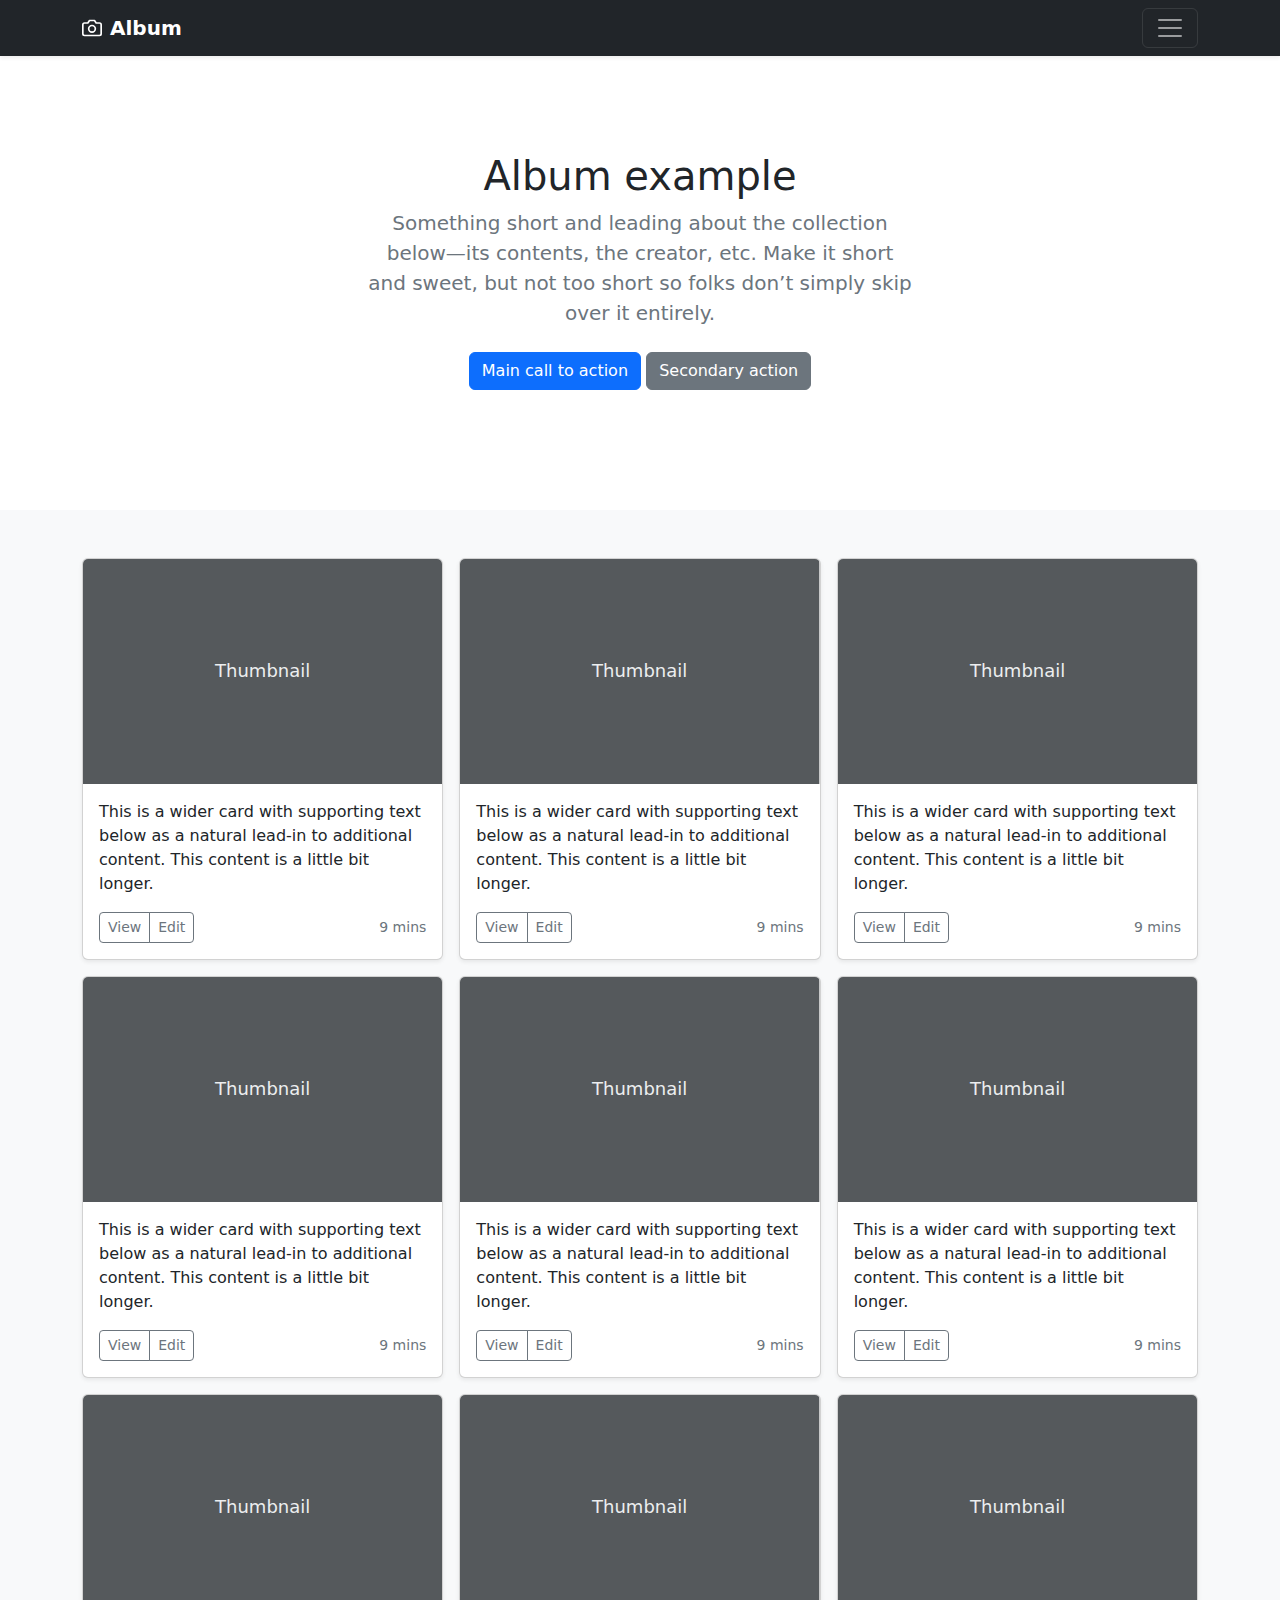
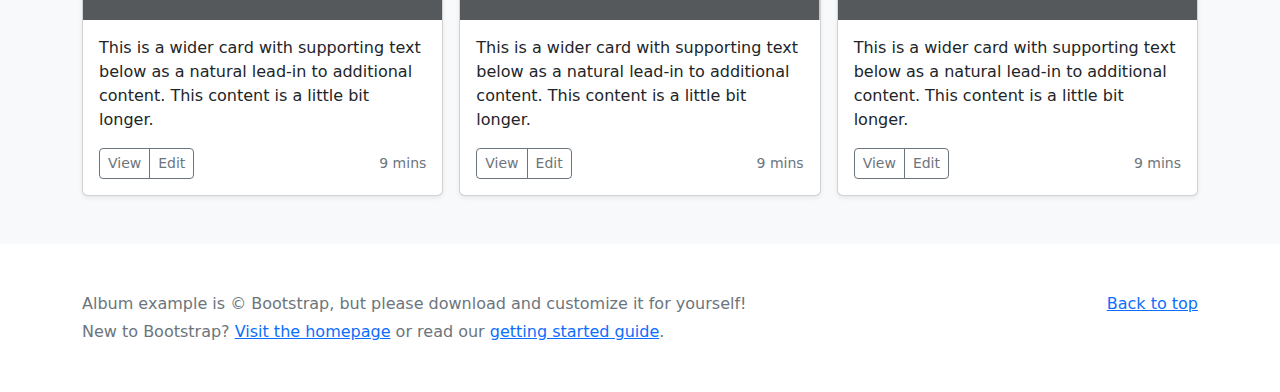
<file: WebContent/sample/album/index.html>
<!doctype html>
<html lang="en">
  <head>
    <meta charset="utf-8">
    <meta name="viewport" content="width=device-width, initial-scale=1">
    <meta name="description" content="">
    <meta name="author" content="Mark Otto, Jacob Thornton, and Bootstrap contributors">
    <meta name="generator" content="Hugo 0.104.2">
    <title>Album example · Bootstrap v5.2</title>

    <link rel="canonical" href="https://getbootstrap.com/docs/5.2/examples/album/">

    

    

<link href="../assets/dist/css/bootstrap.min.css" rel="stylesheet">

    <style>
      .bd-placeholder-img {
        font-size: 1.125rem;
        text-anchor: middle;
        -webkit-user-select: none;
        -moz-user-select: none;
        user-select: none;
      }

      @media (min-width: 768px) {
        .bd-placeholder-img-lg {
          font-size: 3.5rem;
        }
      }

      .b-example-divider {
        height: 3rem;
        background-color: rgba(0, 0, 0, .1);
        border: solid rgba(0, 0, 0, .15);
        border-width: 1px 0;
        box-shadow: inset 0 .5em 1.5em rgba(0, 0, 0, .1), inset 0 .125em .5em rgba(0, 0, 0, .15);
      }

      .b-example-vr {
        flex-shrink: 0;
        width: 1.5rem;
        height: 100vh;
      }

      .bi {
        vertical-align: -.125em;
        fill: currentColor;
      }

      .nav-scroller {
        position: relative;
        z-index: 2;
        height: 2.75rem;
        overflow-y: hidden;
      }

      .nav-scroller .nav {
        display: flex;
        flex-wrap: nowrap;
        padding-bottom: 1rem;
        margin-top: -1px;
        overflow-x: auto;
        text-align: center;
        white-space: nowrap;
        -webkit-overflow-scrolling: touch;
      }
    </style>

    
  </head>
  <body>
    
<header>
  <div class="collapse bg-dark" id="navbarHeader">
    <div class="container">
      <div class="row">
        <div class="col-sm-8 col-md-7 py-4">
          <h4 class="text-white">About</h4>
          <p class="text-muted">Add some information about the album below, the author, or any other background context. Make it a few sentences long so folks can pick up some informative tidbits. Then, link them off to some social networking sites or contact information.</p>
        </div>
        <div class="col-sm-4 offset-md-1 py-4">
          <h4 class="text-white">Contact</h4>
          <ul class="list-unstyled">
            <li><a href="#" class="text-white">Follow on Twitter</a></li>
            <li><a href="#" class="text-white">Like on Facebook</a></li>
            <li><a href="#" class="text-white">Email me</a></li>
          </ul>
        </div>
      </div>
    </div>
  </div>
  <div class="navbar navbar-dark bg-dark shadow-sm">
    <div class="container">
      <a href="#" class="navbar-brand d-flex align-items-center">
        <svg xmlns="http://www.w3.org/2000/svg" width="20" height="20" fill="none" stroke="currentColor" stroke-linecap="round" stroke-linejoin="round" stroke-width="2" aria-hidden="true" class="me-2" viewBox="0 0 24 24"><path d="M23 19a2 2 0 0 1-2 2H3a2 2 0 0 1-2-2V8a2 2 0 0 1 2-2h4l2-3h6l2 3h4a2 2 0 0 1 2 2z"/><circle cx="12" cy="13" r="4"/></svg>
        <strong>Album</strong>
      </a>
      <button class="navbar-toggler" type="button" data-bs-toggle="collapse" data-bs-target="#navbarHeader" aria-controls="navbarHeader" aria-expanded="false" aria-label="Toggle navigation">
        <span class="navbar-toggler-icon"></span>
      </button>
    </div>
  </div>
</header>

<main>

  <section class="py-5 text-center container">
    <div class="row py-lg-5">
      <div class="col-lg-6 col-md-8 mx-auto">
        <h1 class="fw-light">Album example</h1>
        <p class="lead text-muted">Something short and leading about the collection below—its contents, the creator, etc. Make it short and sweet, but not too short so folks don’t simply skip over it entirely.</p>
        <p>
          <a href="#" class="btn btn-primary my-2">Main call to action</a>
          <a href="#" class="btn btn-secondary my-2">Secondary action</a>
        </p>
      </div>
    </div>
  </section>

  <div class="album py-5 bg-light">
    <div class="container">

      <div class="row row-cols-1 row-cols-sm-2 row-cols-md-3 g-3">
        <div class="col">
          <div class="card shadow-sm">
            <svg class="bd-placeholder-img card-img-top" width="100%" height="225" xmlns="http://www.w3.org/2000/svg" role="img" aria-label="Placeholder: Thumbnail" preserveAspectRatio="xMidYMid slice" focusable="false"><title>Placeholder</title><rect width="100%" height="100%" fill="#55595c"/><text x="50%" y="50%" fill="#eceeef" dy=".3em">Thumbnail</text></svg>

            <div class="card-body">
              <p class="card-text">This is a wider card with supporting text below as a natural lead-in to additional content. This content is a little bit longer.</p>
              <div class="d-flex justify-content-between align-items-center">
                <div class="btn-group">
                  <button type="button" class="btn btn-sm btn-outline-secondary">View</button>
                  <button type="button" class="btn btn-sm btn-outline-secondary">Edit</button>
                </div>
                <small class="text-muted">9 mins</small>
              </div>
            </div>
          </div>
        </div>
        <div class="col">
          <div class="card shadow-sm">
            <svg class="bd-placeholder-img card-img-top" width="100%" height="225" xmlns="http://www.w3.org/2000/svg" role="img" aria-label="Placeholder: Thumbnail" preserveAspectRatio="xMidYMid slice" focusable="false"><title>Placeholder</title><rect width="100%" height="100%" fill="#55595c"/><text x="50%" y="50%" fill="#eceeef" dy=".3em">Thumbnail</text></svg>

            <div class="card-body">
              <p class="card-text">This is a wider card with supporting text below as a natural lead-in to additional content. This content is a little bit longer.</p>
              <div class="d-flex justify-content-between align-items-center">
                <div class="btn-group">
                  <button type="button" class="btn btn-sm btn-outline-secondary">View</button>
                  <button type="button" class="btn btn-sm btn-outline-secondary">Edit</button>
                </div>
                <small class="text-muted">9 mins</small>
              </div>
            </div>
          </div>
        </div>
        <div class="col">
          <div class="card shadow-sm">
            <svg class="bd-placeholder-img card-img-top" width="100%" height="225" xmlns="http://www.w3.org/2000/svg" role="img" aria-label="Placeholder: Thumbnail" preserveAspectRatio="xMidYMid slice" focusable="false"><title>Placeholder</title><rect width="100%" height="100%" fill="#55595c"/><text x="50%" y="50%" fill="#eceeef" dy=".3em">Thumbnail</text></svg>

            <div class="card-body">
              <p class="card-text">This is a wider card with supporting text below as a natural lead-in to additional content. This content is a little bit longer.</p>
              <div class="d-flex justify-content-between align-items-center">
                <div class="btn-group">
                  <button type="button" class="btn btn-sm btn-outline-secondary">View</button>
                  <button type="button" class="btn btn-sm btn-outline-secondary">Edit</button>
                </div>
                <small class="text-muted">9 mins</small>
              </div>
            </div>
          </div>
        </div>

        <div class="col">
          <div class="card shadow-sm">
            <svg class="bd-placeholder-img card-img-top" width="100%" height="225" xmlns="http://www.w3.org/2000/svg" role="img" aria-label="Placeholder: Thumbnail" preserveAspectRatio="xMidYMid slice" focusable="false"><title>Placeholder</title><rect width="100%" height="100%" fill="#55595c"/><text x="50%" y="50%" fill="#eceeef" dy=".3em">Thumbnail</text></svg>

            <div class="card-body">
              <p class="card-text">This is a wider card with supporting text below as a natural lead-in to additional content. This content is a little bit longer.</p>
              <div class="d-flex justify-content-between align-items-center">
                <div class="btn-group">
                  <button type="button" class="btn btn-sm btn-outline-secondary">View</button>
                  <button type="button" class="btn btn-sm btn-outline-secondary">Edit</button>
                </div>
                <small class="text-muted">9 mins</small>
              </div>
            </div>
          </div>
        </div>
        <div class="col">
          <div class="card shadow-sm">
            <svg class="bd-placeholder-img card-img-top" width="100%" height="225" xmlns="http://www.w3.org/2000/svg" role="img" aria-label="Placeholder: Thumbnail" preserveAspectRatio="xMidYMid slice" focusable="false"><title>Placeholder</title><rect width="100%" height="100%" fill="#55595c"/><text x="50%" y="50%" fill="#eceeef" dy=".3em">Thumbnail</text></svg>

            <div class="card-body">
              <p class="card-text">This is a wider card with supporting text below as a natural lead-in to additional content. This content is a little bit longer.</p>
              <div class="d-flex justify-content-between align-items-center">
                <div class="btn-group">
                  <button type="button" class="btn btn-sm btn-outline-secondary">View</button>
                  <button type="button" class="btn btn-sm btn-outline-secondary">Edit</button>
                </div>
                <small class="text-muted">9 mins</small>
              </div>
            </div>
          </div>
        </div>
        <div class="col">
          <div class="card shadow-sm">
            <svg class="bd-placeholder-img card-img-top" width="100%" height="225" xmlns="http://www.w3.org/2000/svg" role="img" aria-label="Placeholder: Thumbnail" preserveAspectRatio="xMidYMid slice" focusable="false"><title>Placeholder</title><rect width="100%" height="100%" fill="#55595c"/><text x="50%" y="50%" fill="#eceeef" dy=".3em">Thumbnail</text></svg>

            <div class="card-body">
              <p class="card-text">This is a wider card with supporting text below as a natural lead-in to additional content. This content is a little bit longer.</p>
              <div class="d-flex justify-content-between align-items-center">
                <div class="btn-group">
                  <button type="button" class="btn btn-sm btn-outline-secondary">View</button>
                  <button type="button" class="btn btn-sm btn-outline-secondary">Edit</button>
                </div>
                <small class="text-muted">9 mins</small>
              </div>
            </div>
          </div>
        </div>

        <div class="col">
          <div class="card shadow-sm">
            <svg class="bd-placeholder-img card-img-top" width="100%" height="225" xmlns="http://www.w3.org/2000/svg" role="img" aria-label="Placeholder: Thumbnail" preserveAspectRatio="xMidYMid slice" focusable="false"><title>Placeholder</title><rect width="100%" height="100%" fill="#55595c"/><text x="50%" y="50%" fill="#eceeef" dy=".3em">Thumbnail</text></svg>

            <div class="card-body">
              <p class="card-text">This is a wider card with supporting text below as a natural lead-in to additional content. This content is a little bit longer.</p>
              <div class="d-flex justify-content-between align-items-center">
                <div class="btn-group">
                  <button type="button" class="btn btn-sm btn-outline-secondary">View</button>
                  <button type="button" class="btn btn-sm btn-outline-secondary">Edit</button>
                </div>
                <small class="text-muted">9 mins</small>
              </div>
            </div>
          </div>
        </div>
        <div class="col">
          <div class="card shadow-sm">
            <svg class="bd-placeholder-img card-img-top" width="100%" height="225" xmlns="http://www.w3.org/2000/svg" role="img" aria-label="Placeholder: Thumbnail" preserveAspectRatio="xMidYMid slice" focusable="false"><title>Placeholder</title><rect width="100%" height="100%" fill="#55595c"/><text x="50%" y="50%" fill="#eceeef" dy=".3em">Thumbnail</text></svg>

            <div class="card-body">
              <p class="card-text">This is a wider card with supporting text below as a natural lead-in to additional content. This content is a little bit longer.</p>
              <div class="d-flex justify-content-between align-items-center">
                <div class="btn-group">
                  <button type="button" class="btn btn-sm btn-outline-secondary">View</button>
                  <button type="button" class="btn btn-sm btn-outline-secondary">Edit</button>
                </div>
                <small class="text-muted">9 mins</small>
              </div>
            </div>
          </div>
        </div>
        <div class="col">
          <div class="card shadow-sm">
            <svg class="bd-placeholder-img card-img-top" width="100%" height="225" xmlns="http://www.w3.org/2000/svg" role="img" aria-label="Placeholder: Thumbnail" preserveAspectRatio="xMidYMid slice" focusable="false"><title>Placeholder</title><rect width="100%" height="100%" fill="#55595c"/><text x="50%" y="50%" fill="#eceeef" dy=".3em">Thumbnail</text></svg>

            <div class="card-body">
              <p class="card-text">This is a wider card with supporting text below as a natural lead-in to additional content. This content is a little bit longer.</p>
              <div class="d-flex justify-content-between align-items-center">
                <div class="btn-group">
                  <button type="button" class="btn btn-sm btn-outline-secondary">View</button>
                  <button type="button" class="btn btn-sm btn-outline-secondary">Edit</button>
                </div>
                <small class="text-muted">9 mins</small>
              </div>
            </div>
          </div>
        </div>
      </div>
    </div>
  </div>

</main>

<footer class="text-muted py-5">
  <div class="container">
    <p class="float-end mb-1">
      <a href="#">Back to top</a>
    </p>
    <p class="mb-1">Album example is &copy; Bootstrap, but please download and customize it for yourself!</p>
    <p class="mb-0">New to Bootstrap? <a href="/">Visit the homepage</a> or read our <a href="../getting-started/introduction/">getting started guide</a>.</p>
  </div>
</footer>


    <script src="../assets/dist/js/bootstrap.bundle.min.js"></script>

      
  </body>
</html>
</file>
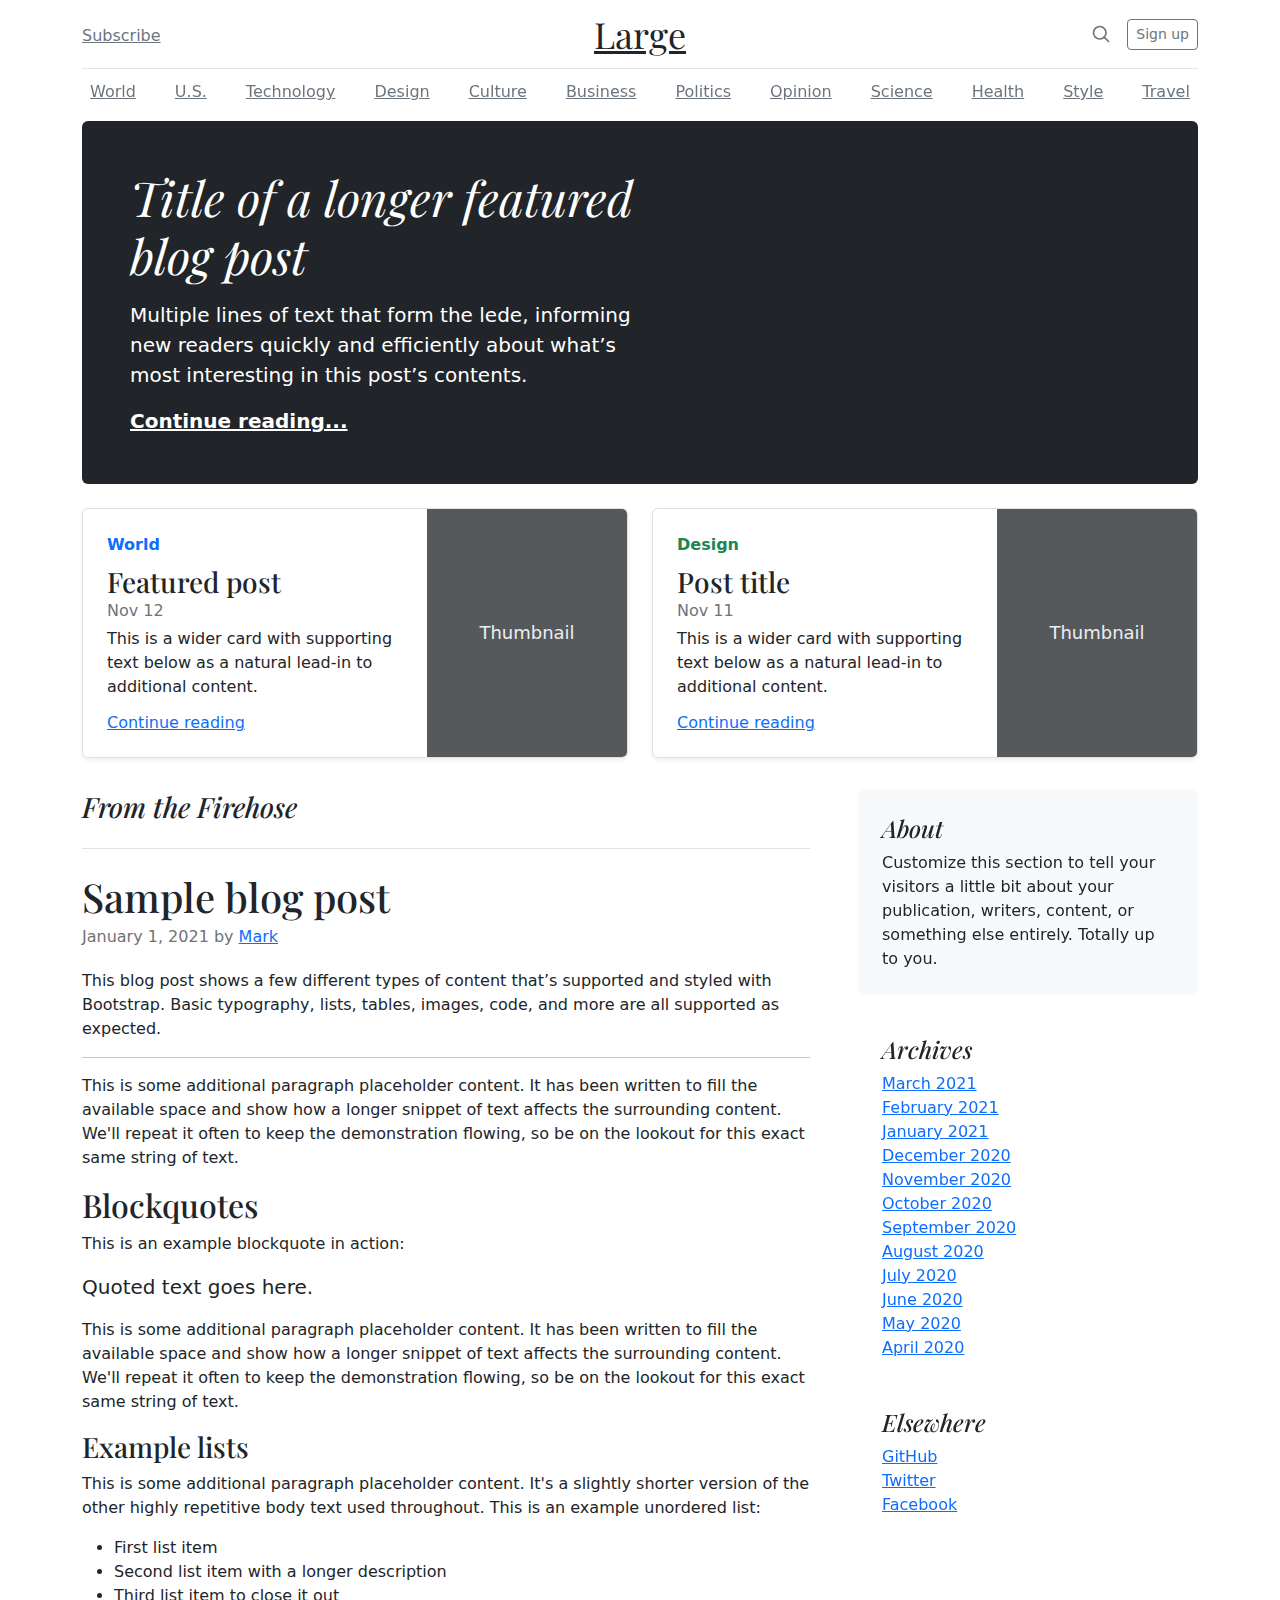
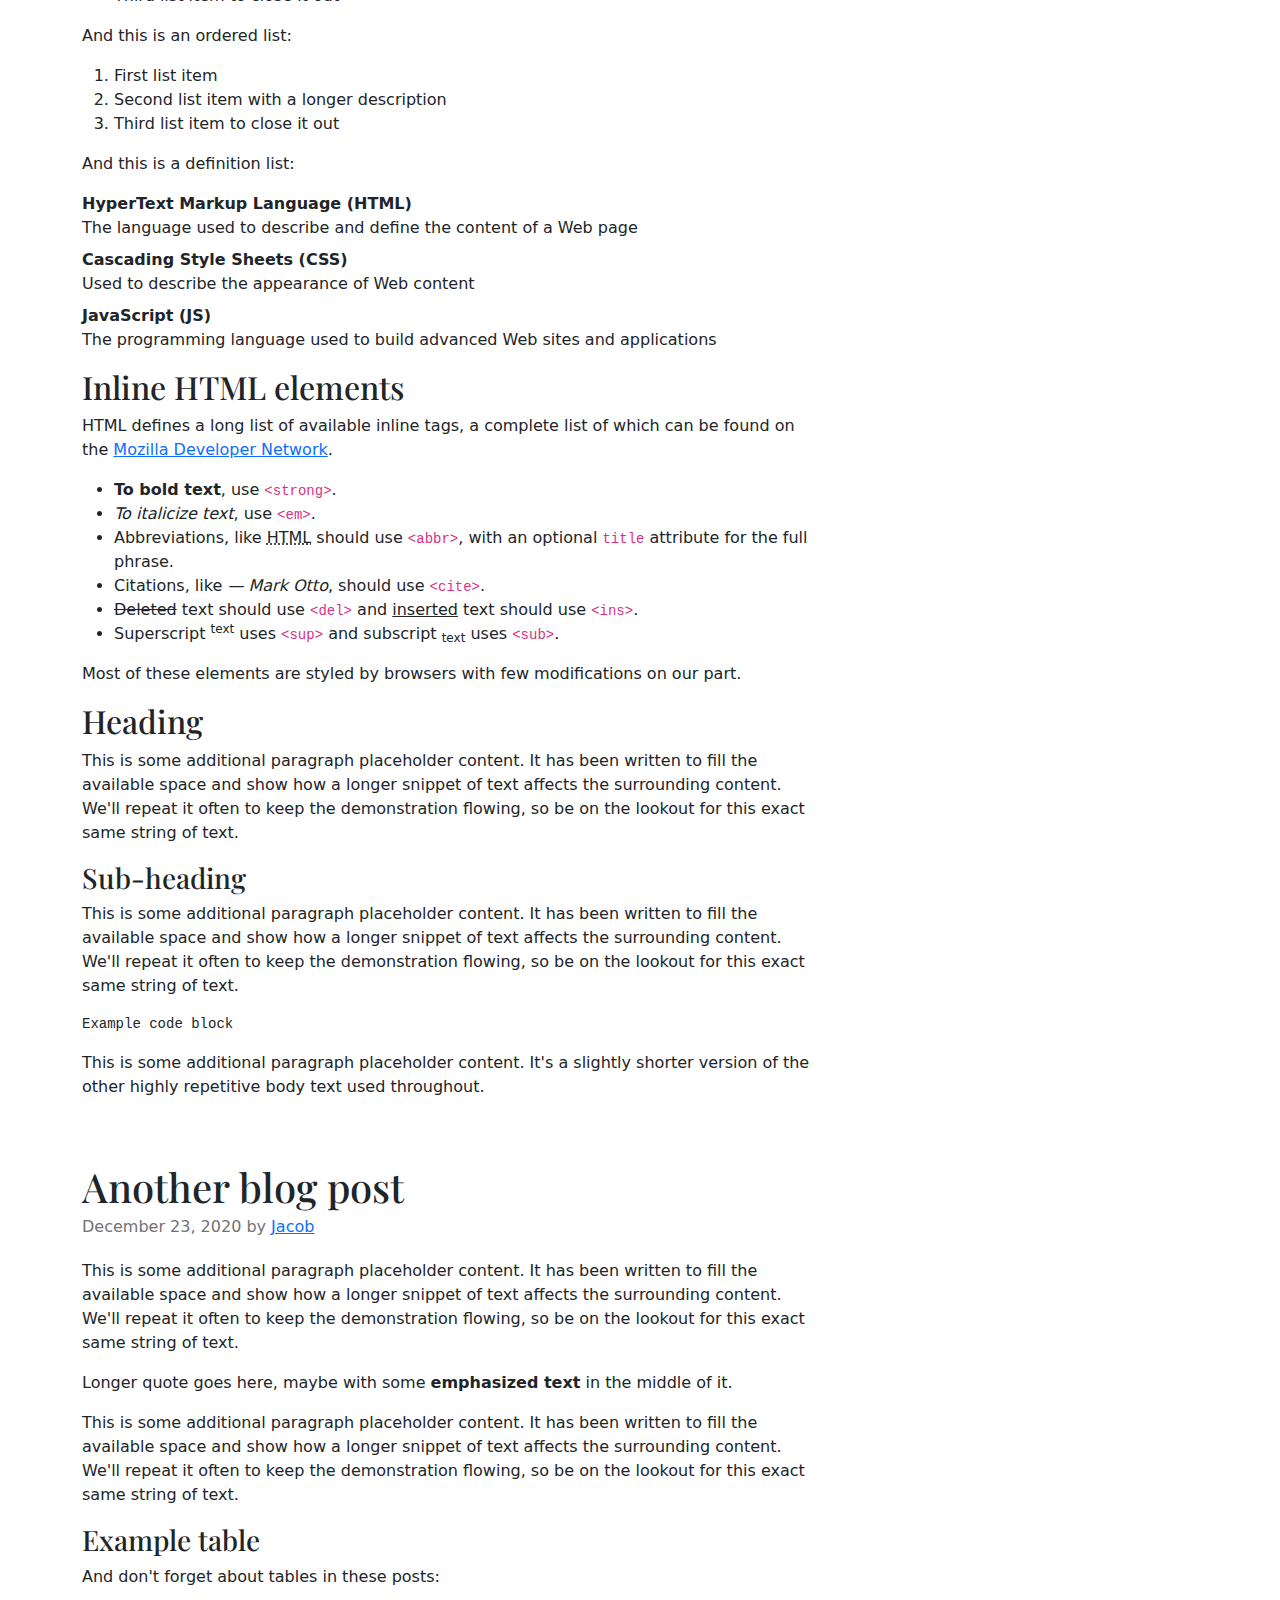
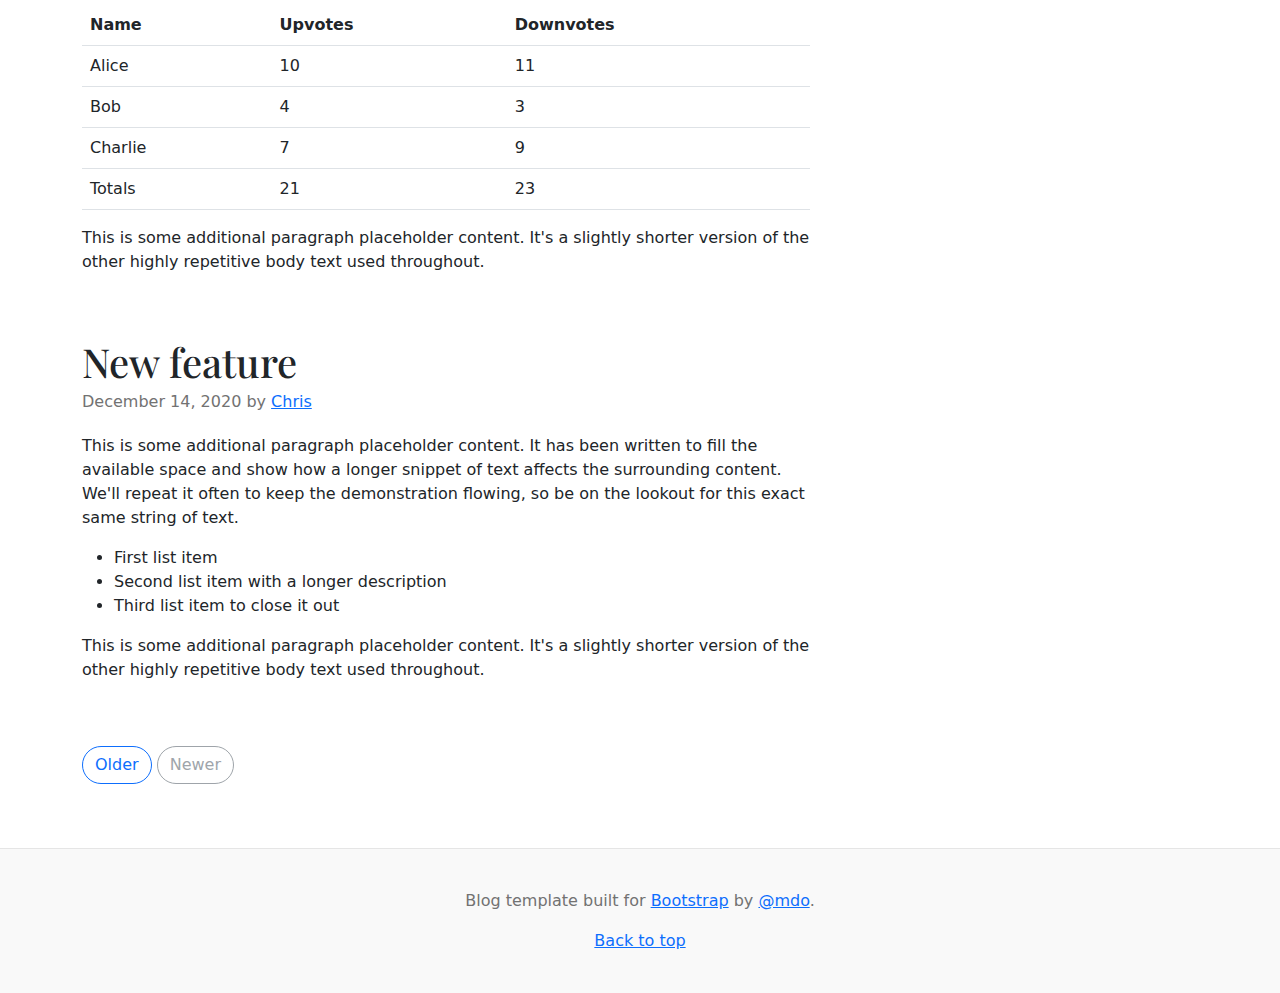
<file: WebContent/sample/blog/index.html>
<!doctype html>
<html lang="en">
  <head>
    <meta charset="utf-8">
    <meta name="viewport" content="width=device-width, initial-scale=1">
    <meta name="description" content="">
    <meta name="author" content="Mark Otto, Jacob Thornton, and Bootstrap contributors">
    <meta name="generator" content="Hugo 0.104.2">
    <title>Blog Template · Bootstrap v5.2</title>

    <link rel="canonical" href="https://getbootstrap.com/docs/5.2/examples/blog/">

    

    

<link href="../assets/dist/css/bootstrap.min.css" rel="stylesheet">

    <style>
      .bd-placeholder-img {
        font-size: 1.125rem;
        text-anchor: middle;
        -webkit-user-select: none;
        -moz-user-select: none;
        user-select: none;
      }

      @media (min-width: 768px) {
        .bd-placeholder-img-lg {
          font-size: 3.5rem;
        }
      }

      .b-example-divider {
        height: 3rem;
        background-color: rgba(0, 0, 0, .1);
        border: solid rgba(0, 0, 0, .15);
        border-width: 1px 0;
        box-shadow: inset 0 .5em 1.5em rgba(0, 0, 0, .1), inset 0 .125em .5em rgba(0, 0, 0, .15);
      }

      .b-example-vr {
        flex-shrink: 0;
        width: 1.5rem;
        height: 100vh;
      }

      .bi {
        vertical-align: -.125em;
        fill: currentColor;
      }

      .nav-scroller {
        position: relative;
        z-index: 2;
        height: 2.75rem;
        overflow-y: hidden;
      }

      .nav-scroller .nav {
        display: flex;
        flex-wrap: nowrap;
        padding-bottom: 1rem;
        margin-top: -1px;
        overflow-x: auto;
        text-align: center;
        white-space: nowrap;
        -webkit-overflow-scrolling: touch;
      }
    </style>

    
    <!-- Custom styles for this template -->
    <link href="https://fonts.googleapis.com/css?family=Playfair&#43;Display:700,900&amp;display=swap" rel="stylesheet">
    <!-- Custom styles for this template -->
    <link href="blog.css" rel="stylesheet">
  </head>
  <body>
    
<div class="container">
  <header class="blog-header lh-1 py-3">
    <div class="row flex-nowrap justify-content-between align-items-center">
      <div class="col-4 pt-1">
        <a class="link-secondary" href="#">Subscribe</a>
      </div>
      <div class="col-4 text-center">
        <a class="blog-header-logo text-dark" href="#">Large</a>
      </div>
      <div class="col-4 d-flex justify-content-end align-items-center">
        <a class="link-secondary" href="#" aria-label="Search">
          <svg xmlns="http://www.w3.org/2000/svg" width="20" height="20" fill="none" stroke="currentColor" stroke-linecap="round" stroke-linejoin="round" stroke-width="2" class="mx-3" role="img" viewBox="0 0 24 24"><title>Search</title><circle cx="10.5" cy="10.5" r="7.5"/><path d="M21 21l-5.2-5.2"/></svg>
        </a>
        <a class="btn btn-sm btn-outline-secondary" href="#">Sign up</a>
      </div>
    </div>
  </header>

  <div class="nav-scroller py-1 mb-2">
    <nav class="nav d-flex justify-content-between">
      <a class="p-2 link-secondary" href="#">World</a>
      <a class="p-2 link-secondary" href="#">U.S.</a>
      <a class="p-2 link-secondary" href="#">Technology</a>
      <a class="p-2 link-secondary" href="#">Design</a>
      <a class="p-2 link-secondary" href="#">Culture</a>
      <a class="p-2 link-secondary" href="#">Business</a>
      <a class="p-2 link-secondary" href="#">Politics</a>
      <a class="p-2 link-secondary" href="#">Opinion</a>
      <a class="p-2 link-secondary" href="#">Science</a>
      <a class="p-2 link-secondary" href="#">Health</a>
      <a class="p-2 link-secondary" href="#">Style</a>
      <a class="p-2 link-secondary" href="#">Travel</a>
    </nav>
  </div>
</div>

<main class="container">
  <div class="p-4 p-md-5 mb-4 rounded text-bg-dark">
    <div class="col-md-6 px-0">
      <h1 class="display-4 fst-italic">Title of a longer featured blog post</h1>
      <p class="lead my-3">Multiple lines of text that form the lede, informing new readers quickly and efficiently about what’s most interesting in this post’s contents.</p>
      <p class="lead mb-0"><a href="#" class="text-white fw-bold">Continue reading...</a></p>
    </div>
  </div>

  <div class="row mb-2">
    <div class="col-md-6">
      <div class="row g-0 border rounded overflow-hidden flex-md-row mb-4 shadow-sm h-md-250 position-relative">
        <div class="col p-4 d-flex flex-column position-static">
          <strong class="d-inline-block mb-2 text-primary">World</strong>
          <h3 class="mb-0">Featured post</h3>
          <div class="mb-1 text-muted">Nov 12</div>
          <p class="card-text mb-auto">This is a wider card with supporting text below as a natural lead-in to additional content.</p>
          <a href="#" class="stretched-link">Continue reading</a>
        </div>
        <div class="col-auto d-none d-lg-block">
          <svg class="bd-placeholder-img" width="200" height="250" xmlns="http://www.w3.org/2000/svg" role="img" aria-label="Placeholder: Thumbnail" preserveAspectRatio="xMidYMid slice" focusable="false"><title>Placeholder</title><rect width="100%" height="100%" fill="#55595c"/><text x="50%" y="50%" fill="#eceeef" dy=".3em">Thumbnail</text></svg>

        </div>
      </div>
    </div>
    <div class="col-md-6">
      <div class="row g-0 border rounded overflow-hidden flex-md-row mb-4 shadow-sm h-md-250 position-relative">
        <div class="col p-4 d-flex flex-column position-static">
          <strong class="d-inline-block mb-2 text-success">Design</strong>
          <h3 class="mb-0">Post title</h3>
          <div class="mb-1 text-muted">Nov 11</div>
          <p class="mb-auto">This is a wider card with supporting text below as a natural lead-in to additional content.</p>
          <a href="#" class="stretched-link">Continue reading</a>
        </div>
        <div class="col-auto d-none d-lg-block">
          <svg class="bd-placeholder-img" width="200" height="250" xmlns="http://www.w3.org/2000/svg" role="img" aria-label="Placeholder: Thumbnail" preserveAspectRatio="xMidYMid slice" focusable="false"><title>Placeholder</title><rect width="100%" height="100%" fill="#55595c"/><text x="50%" y="50%" fill="#eceeef" dy=".3em">Thumbnail</text></svg>

        </div>
      </div>
    </div>
  </div>

  <div class="row g-5">
    <div class="col-md-8">
      <h3 class="pb-4 mb-4 fst-italic border-bottom">
        From the Firehose
      </h3>

      <article class="blog-post">
        <h2 class="blog-post-title mb-1">Sample blog post</h2>
        <p class="blog-post-meta">January 1, 2021 by <a href="#">Mark</a></p>

        <p>This blog post shows a few different types of content that’s supported and styled with Bootstrap. Basic typography, lists, tables, images, code, and more are all supported as expected.</p>
        <hr>
        <p>This is some additional paragraph placeholder content. It has been written to fill the available space and show how a longer snippet of text affects the surrounding content. We'll repeat it often to keep the demonstration flowing, so be on the lookout for this exact same string of text.</p>
        <h2>Blockquotes</h2>
        <p>This is an example blockquote in action:</p>
        <blockquote class="blockquote">
          <p>Quoted text goes here.</p>
        </blockquote>
        <p>This is some additional paragraph placeholder content. It has been written to fill the available space and show how a longer snippet of text affects the surrounding content. We'll repeat it often to keep the demonstration flowing, so be on the lookout for this exact same string of text.</p>
        <h3>Example lists</h3>
        <p>This is some additional paragraph placeholder content. It's a slightly shorter version of the other highly repetitive body text used throughout. This is an example unordered list:</p>
        <ul>
          <li>First list item</li>
          <li>Second list item with a longer description</li>
          <li>Third list item to close it out</li>
        </ul>
        <p>And this is an ordered list:</p>
        <ol>
          <li>First list item</li>
          <li>Second list item with a longer description</li>
          <li>Third list item to close it out</li>
        </ol>
        <p>And this is a definition list:</p>
        <dl>
          <dt>HyperText Markup Language (HTML)</dt>
          <dd>The language used to describe and define the content of a Web page</dd>
          <dt>Cascading Style Sheets (CSS)</dt>
          <dd>Used to describe the appearance of Web content</dd>
          <dt>JavaScript (JS)</dt>
          <dd>The programming language used to build advanced Web sites and applications</dd>
        </dl>
        <h2>Inline HTML elements</h2>
        <p>HTML defines a long list of available inline tags, a complete list of which can be found on the <a href="https://developer.mozilla.org/en-US/docs/Web/HTML/Element">Mozilla Developer Network</a>.</p>
        <ul>
          <li><strong>To bold text</strong>, use <code class="language-plaintext highlighter-rouge">&lt;strong&gt;</code>.</li>
          <li><em>To italicize text</em>, use <code class="language-plaintext highlighter-rouge">&lt;em&gt;</code>.</li>
          <li>Abbreviations, like <abbr title="HyperText Markup Language">HTML</abbr> should use <code class="language-plaintext highlighter-rouge">&lt;abbr&gt;</code>, with an optional <code class="language-plaintext highlighter-rouge">title</code> attribute for the full phrase.</li>
          <li>Citations, like <cite>— Mark Otto</cite>, should use <code class="language-plaintext highlighter-rouge">&lt;cite&gt;</code>.</li>
          <li><del>Deleted</del> text should use <code class="language-plaintext highlighter-rouge">&lt;del&gt;</code> and <ins>inserted</ins> text should use <code class="language-plaintext highlighter-rouge">&lt;ins&gt;</code>.</li>
          <li>Superscript <sup>text</sup> uses <code class="language-plaintext highlighter-rouge">&lt;sup&gt;</code> and subscript <sub>text</sub> uses <code class="language-plaintext highlighter-rouge">&lt;sub&gt;</code>.</li>
        </ul>
        <p>Most of these elements are styled by browsers with few modifications on our part.</p>
        <h2>Heading</h2>
        <p>This is some additional paragraph placeholder content. It has been written to fill the available space and show how a longer snippet of text affects the surrounding content. We'll repeat it often to keep the demonstration flowing, so be on the lookout for this exact same string of text.</p>
        <h3>Sub-heading</h3>
        <p>This is some additional paragraph placeholder content. It has been written to fill the available space and show how a longer snippet of text affects the surrounding content. We'll repeat it often to keep the demonstration flowing, so be on the lookout for this exact same string of text.</p>
        <pre><code>Example code block</code></pre>
        <p>This is some additional paragraph placeholder content. It's a slightly shorter version of the other highly repetitive body text used throughout.</p>
      </article>

      <article class="blog-post">
        <h2 class="blog-post-title mb-1">Another blog post</h2>
        <p class="blog-post-meta">December 23, 2020 by <a href="#">Jacob</a></p>

        <p>This is some additional paragraph placeholder content. It has been written to fill the available space and show how a longer snippet of text affects the surrounding content. We'll repeat it often to keep the demonstration flowing, so be on the lookout for this exact same string of text.</p>
        <blockquote>
          <p>Longer quote goes here, maybe with some <strong>emphasized text</strong> in the middle of it.</p>
        </blockquote>
        <p>This is some additional paragraph placeholder content. It has been written to fill the available space and show how a longer snippet of text affects the surrounding content. We'll repeat it often to keep the demonstration flowing, so be on the lookout for this exact same string of text.</p>
        <h3>Example table</h3>
        <p>And don't forget about tables in these posts:</p>
        <table class="table">
          <thead>
            <tr>
              <th>Name</th>
              <th>Upvotes</th>
              <th>Downvotes</th>
            </tr>
          </thead>
          <tbody>
            <tr>
              <td>Alice</td>
              <td>10</td>
              <td>11</td>
            </tr>
            <tr>
              <td>Bob</td>
              <td>4</td>
              <td>3</td>
            </tr>
            <tr>
              <td>Charlie</td>
              <td>7</td>
              <td>9</td>
            </tr>
          </tbody>
          <tfoot>
            <tr>
              <td>Totals</td>
              <td>21</td>
              <td>23</td>
            </tr>
          </tfoot>
        </table>

        <p>This is some additional paragraph placeholder content. It's a slightly shorter version of the other highly repetitive body text used throughout.</p>
      </article>

      <article class="blog-post">
        <h2 class="blog-post-title mb-1">New feature</h2>
        <p class="blog-post-meta">December 14, 2020 by <a href="#">Chris</a></p>

        <p>This is some additional paragraph placeholder content. It has been written to fill the available space and show how a longer snippet of text affects the surrounding content. We'll repeat it often to keep the demonstration flowing, so be on the lookout for this exact same string of text.</p>
        <ul>
          <li>First list item</li>
          <li>Second list item with a longer description</li>
          <li>Third list item to close it out</li>
        </ul>
        <p>This is some additional paragraph placeholder content. It's a slightly shorter version of the other highly repetitive body text used throughout.</p>
      </article>

      <nav class="blog-pagination" aria-label="Pagination">
        <a class="btn btn-outline-primary rounded-pill" href="#">Older</a>
        <a class="btn btn-outline-secondary rounded-pill disabled">Newer</a>
      </nav>

    </div>

    <div class="col-md-4">
      <div class="position-sticky" style="top: 2rem;">
        <div class="p-4 mb-3 bg-light rounded">
          <h4 class="fst-italic">About</h4>
          <p class="mb-0">Customize this section to tell your visitors a little bit about your publication, writers, content, or something else entirely. Totally up to you.</p>
        </div>

        <div class="p-4">
          <h4 class="fst-italic">Archives</h4>
          <ol class="list-unstyled mb-0">
            <li><a href="#">March 2021</a></li>
            <li><a href="#">February 2021</a></li>
            <li><a href="#">January 2021</a></li>
            <li><a href="#">December 2020</a></li>
            <li><a href="#">November 2020</a></li>
            <li><a href="#">October 2020</a></li>
            <li><a href="#">September 2020</a></li>
            <li><a href="#">August 2020</a></li>
            <li><a href="#">July 2020</a></li>
            <li><a href="#">June 2020</a></li>
            <li><a href="#">May 2020</a></li>
            <li><a href="#">April 2020</a></li>
          </ol>
        </div>

        <div class="p-4">
          <h4 class="fst-italic">Elsewhere</h4>
          <ol class="list-unstyled">
            <li><a href="#">GitHub</a></li>
            <li><a href="#">Twitter</a></li>
            <li><a href="#">Facebook</a></li>
          </ol>
        </div>
      </div>
    </div>
  </div>

</main>

<footer class="blog-footer">
  <p>Blog template built for <a href="https://getbootstrap.com/">Bootstrap</a> by <a href="https://twitter.com/mdo">@mdo</a>.</p>
  <p>
    <a href="#">Back to top</a>
  </p>
</footer>


    
  </body>
</html>
</file>
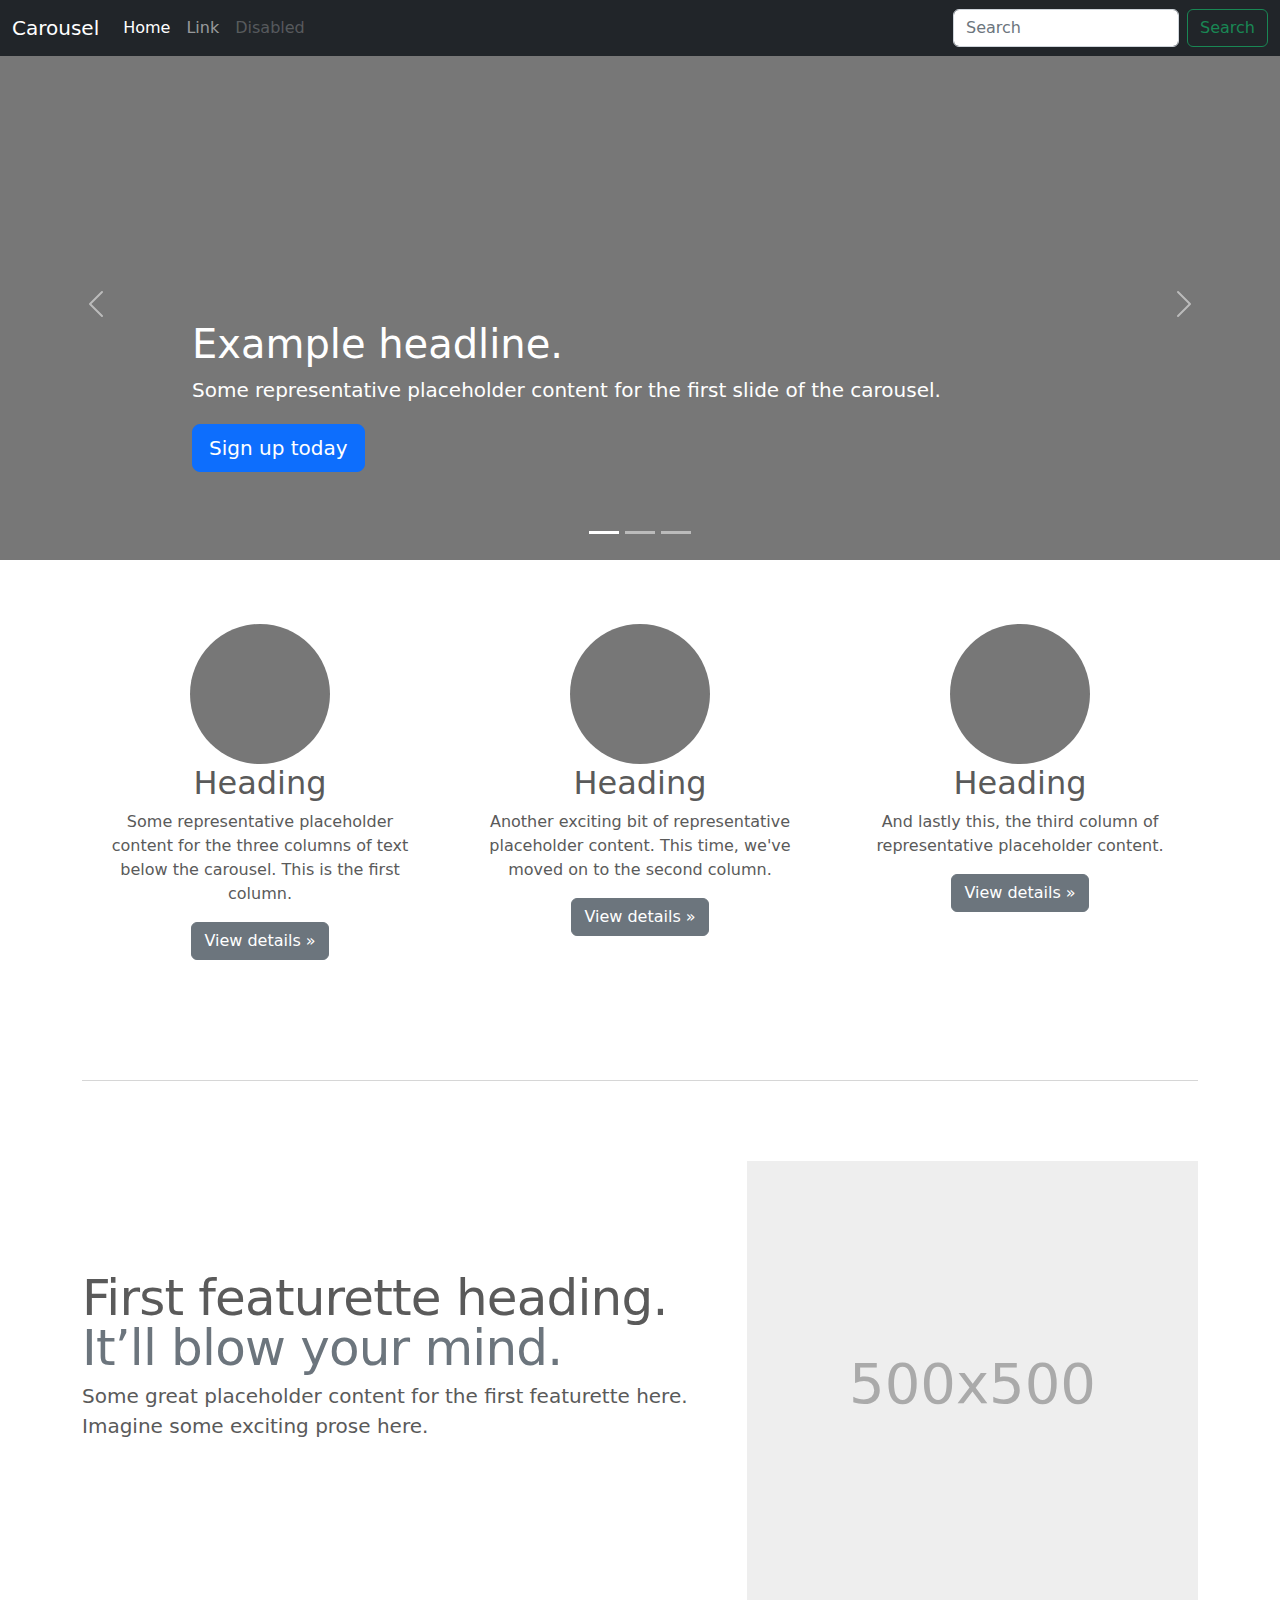
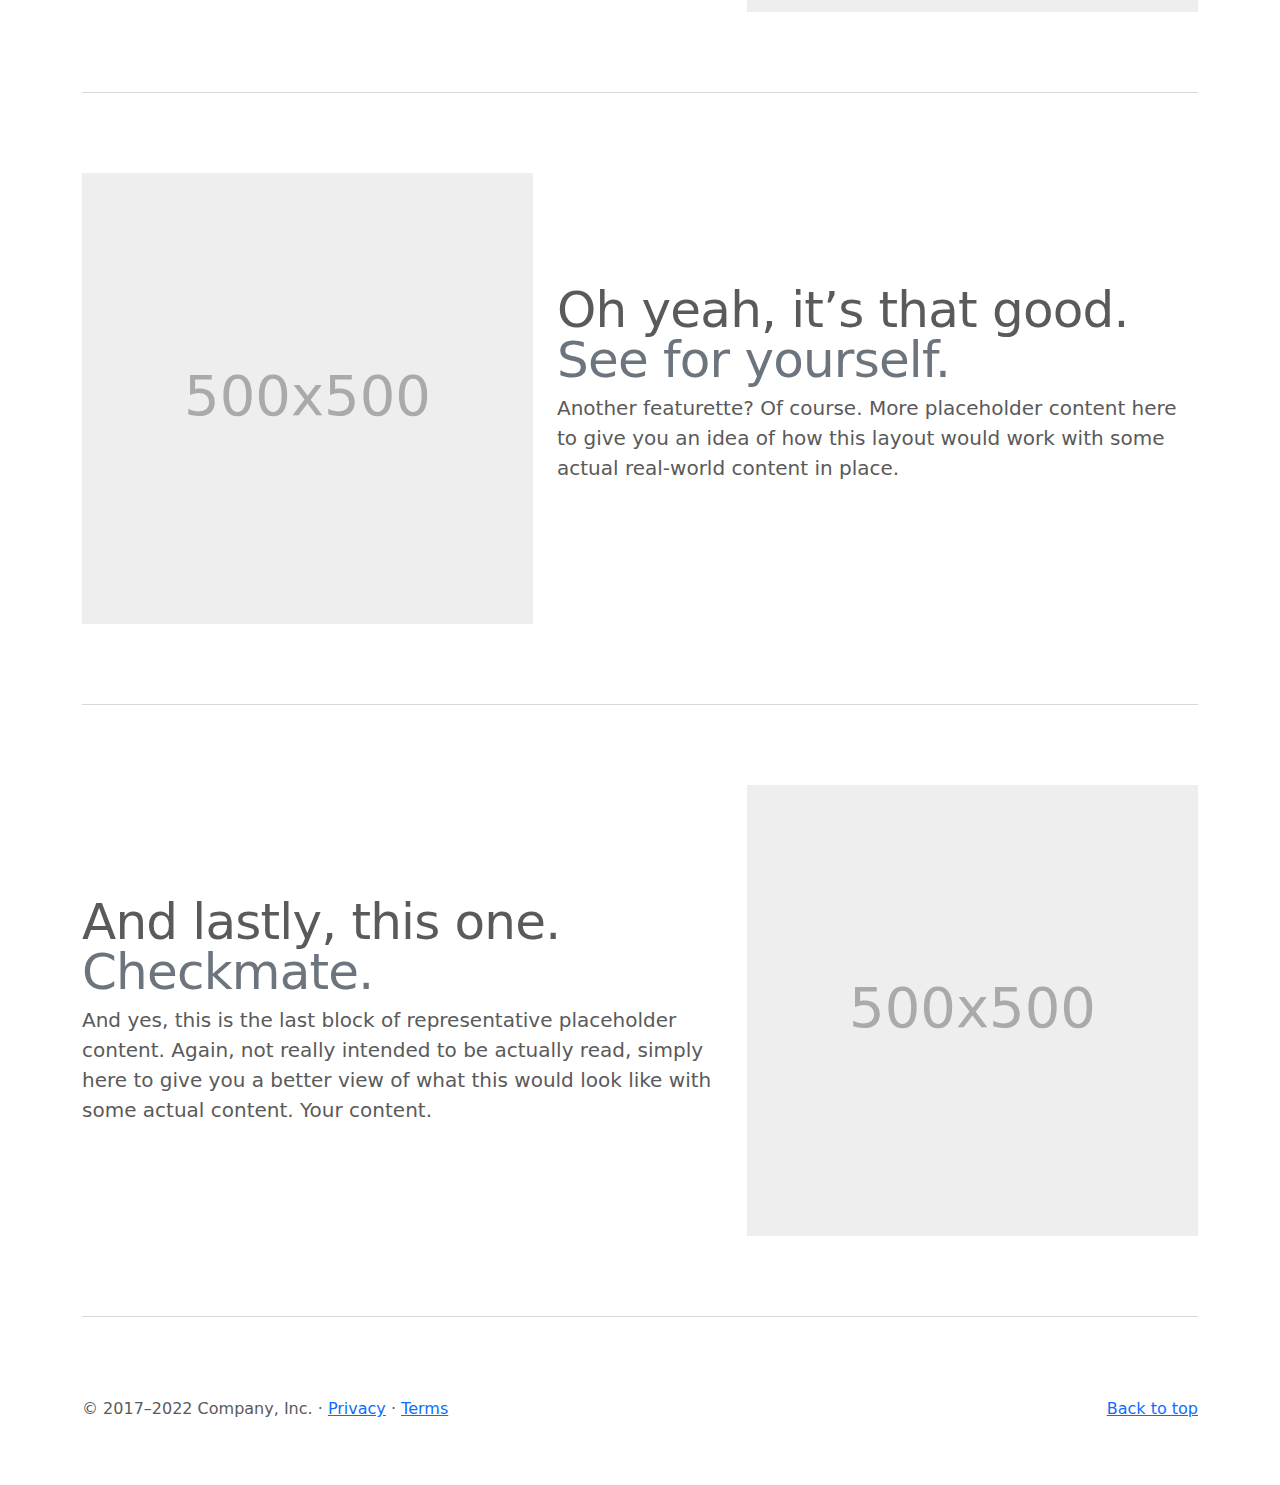
<file: WebContent/sample/carousel/index.html>
<!doctype html>
<html lang="en">
  <head>
    <meta charset="utf-8">
    <meta name="viewport" content="width=device-width, initial-scale=1">
    <meta name="description" content="">
    <meta name="author" content="Mark Otto, Jacob Thornton, and Bootstrap contributors">
    <meta name="generator" content="Hugo 0.104.2">
    <title>Carousel Template · Bootstrap v5.2</title>

    <link rel="canonical" href="https://getbootstrap.com/docs/5.2/examples/carousel/">

    

    

<link href="../assets/dist/css/bootstrap.min.css" rel="stylesheet">

    <style>
      .bd-placeholder-img {
        font-size: 1.125rem;
        text-anchor: middle;
        -webkit-user-select: none;
        -moz-user-select: none;
        user-select: none;
      }

      @media (min-width: 768px) {
        .bd-placeholder-img-lg {
          font-size: 3.5rem;
        }
      }

      .b-example-divider {
        height: 3rem;
        background-color: rgba(0, 0, 0, .1);
        border: solid rgba(0, 0, 0, .15);
        border-width: 1px 0;
        box-shadow: inset 0 .5em 1.5em rgba(0, 0, 0, .1), inset 0 .125em .5em rgba(0, 0, 0, .15);
      }

      .b-example-vr {
        flex-shrink: 0;
        width: 1.5rem;
        height: 100vh;
      }

      .bi {
        vertical-align: -.125em;
        fill: currentColor;
      }

      .nav-scroller {
        position: relative;
        z-index: 2;
        height: 2.75rem;
        overflow-y: hidden;
      }

      .nav-scroller .nav {
        display: flex;
        flex-wrap: nowrap;
        padding-bottom: 1rem;
        margin-top: -1px;
        overflow-x: auto;
        text-align: center;
        white-space: nowrap;
        -webkit-overflow-scrolling: touch;
      }
    </style>

    
    <!-- Custom styles for this template -->
    <link href="carousel.css" rel="stylesheet">
  </head>
  <body>
    
<header>
  <nav class="navbar navbar-expand-md navbar-dark fixed-top bg-dark">
    <div class="container-fluid">
      <a class="navbar-brand" href="#">Carousel</a>
      <button class="navbar-toggler" type="button" data-bs-toggle="collapse" data-bs-target="#navbarCollapse" aria-controls="navbarCollapse" aria-expanded="false" aria-label="Toggle navigation">
        <span class="navbar-toggler-icon"></span>
      </button>
      <div class="collapse navbar-collapse" id="navbarCollapse">
        <ul class="navbar-nav me-auto mb-2 mb-md-0">
          <li class="nav-item">
            <a class="nav-link active" aria-current="page" href="#">Home</a>
          </li>
          <li class="nav-item">
            <a class="nav-link" href="#">Link</a>
          </li>
          <li class="nav-item">
            <a class="nav-link disabled">Disabled</a>
          </li>
        </ul>
        <form class="d-flex" role="search">
          <input class="form-control me-2" type="search" placeholder="Search" aria-label="Search">
          <button class="btn btn-outline-success" type="submit">Search</button>
        </form>
      </div>
    </div>
  </nav>
</header>

<main>

  <div id="myCarousel" class="carousel slide" data-bs-ride="carousel">
    <div class="carousel-indicators">
      <button type="button" data-bs-target="#myCarousel" data-bs-slide-to="0" class="active" aria-current="true" aria-label="Slide 1"></button>
      <button type="button" data-bs-target="#myCarousel" data-bs-slide-to="1" aria-label="Slide 2"></button>
      <button type="button" data-bs-target="#myCarousel" data-bs-slide-to="2" aria-label="Slide 3"></button>
    </div>
    <div class="carousel-inner">
      <div class="carousel-item active">
        <svg class="bd-placeholder-img" width="100%" height="100%" xmlns="http://www.w3.org/2000/svg" aria-hidden="true" preserveAspectRatio="xMidYMid slice" focusable="false"><rect width="100%" height="100%" fill="#777"/></svg>

        <div class="container">
          <div class="carousel-caption text-start">
            <h1>Example headline.</h1>
            <p>Some representative placeholder content for the first slide of the carousel.</p>
            <p><a class="btn btn-lg btn-primary" href="#">Sign up today</a></p>
          </div>
        </div>
      </div>
      <div class="carousel-item">
        <svg class="bd-placeholder-img" width="100%" height="100%" xmlns="http://www.w3.org/2000/svg" aria-hidden="true" preserveAspectRatio="xMidYMid slice" focusable="false"><rect width="100%" height="100%" fill="#777"/></svg>

        <div class="container">
          <div class="carousel-caption">
            <h1>Another example headline.</h1>
            <p>Some representative placeholder content for the second slide of the carousel.</p>
            <p><a class="btn btn-lg btn-primary" href="#">Learn more</a></p>
          </div>
        </div>
      </div>
      <div class="carousel-item">
        <svg class="bd-placeholder-img" width="100%" height="100%" xmlns="http://www.w3.org/2000/svg" aria-hidden="true" preserveAspectRatio="xMidYMid slice" focusable="false"><rect width="100%" height="100%" fill="#777"/></svg>

        <div class="container">
          <div class="carousel-caption text-end">
            <h1>One more for good measure.</h1>
            <p>Some representative placeholder content for the third slide of this carousel.</p>
            <p><a class="btn btn-lg btn-primary" href="#">Browse gallery</a></p>
          </div>
        </div>
      </div>
    </div>
    <button class="carousel-control-prev" type="button" data-bs-target="#myCarousel" data-bs-slide="prev">
      <span class="carousel-control-prev-icon" aria-hidden="true"></span>
      <span class="visually-hidden">Previous</span>
    </button>
    <button class="carousel-control-next" type="button" data-bs-target="#myCarousel" data-bs-slide="next">
      <span class="carousel-control-next-icon" aria-hidden="true"></span>
      <span class="visually-hidden">Next</span>
    </button>
  </div>


  <!-- Marketing messaging and featurettes
  ================================================== -->
  <!-- Wrap the rest of the page in another container to center all the content. -->

  <div class="container marketing">

    <!-- Three columns of text below the carousel -->
    <div class="row">
      <div class="col-lg-4">
        <svg class="bd-placeholder-img rounded-circle" width="140" height="140" xmlns="http://www.w3.org/2000/svg" role="img" aria-label="Placeholder: 140x140" preserveAspectRatio="xMidYMid slice" focusable="false"><title>Placeholder</title><rect width="100%" height="100%" fill="#777"/><text x="50%" y="50%" fill="#777" dy=".3em">140x140</text></svg>

        <h2 class="fw-normal">Heading</h2>
        <p>Some representative placeholder content for the three columns of text below the carousel. This is the first column.</p>
        <p><a class="btn btn-secondary" href="#">View details &raquo;</a></p>
      </div><!-- /.col-lg-4 -->
      <div class="col-lg-4">
        <svg class="bd-placeholder-img rounded-circle" width="140" height="140" xmlns="http://www.w3.org/2000/svg" role="img" aria-label="Placeholder: 140x140" preserveAspectRatio="xMidYMid slice" focusable="false"><title>Placeholder</title><rect width="100%" height="100%" fill="#777"/><text x="50%" y="50%" fill="#777" dy=".3em">140x140</text></svg>

        <h2 class="fw-normal">Heading</h2>
        <p>Another exciting bit of representative placeholder content. This time, we've moved on to the second column.</p>
        <p><a class="btn btn-secondary" href="#">View details &raquo;</a></p>
      </div><!-- /.col-lg-4 -->
      <div class="col-lg-4">
        <svg class="bd-placeholder-img rounded-circle" width="140" height="140" xmlns="http://www.w3.org/2000/svg" role="img" aria-label="Placeholder: 140x140" preserveAspectRatio="xMidYMid slice" focusable="false"><title>Placeholder</title><rect width="100%" height="100%" fill="#777"/><text x="50%" y="50%" fill="#777" dy=".3em">140x140</text></svg>

        <h2 class="fw-normal">Heading</h2>
        <p>And lastly this, the third column of representative placeholder content.</p>
        <p><a class="btn btn-secondary" href="#">View details &raquo;</a></p>
      </div><!-- /.col-lg-4 -->
    </div><!-- /.row -->


    <!-- START THE FEATURETTES -->

    <hr class="featurette-divider">

    <div class="row featurette">
      <div class="col-md-7">
        <h2 class="featurette-heading fw-normal lh-1">First featurette heading. <span class="text-muted">It’ll blow your mind.</span></h2>
        <p class="lead">Some great placeholder content for the first featurette here. Imagine some exciting prose here.</p>
      </div>
      <div class="col-md-5">
        <svg class="bd-placeholder-img bd-placeholder-img-lg featurette-image img-fluid mx-auto" width="500" height="500" xmlns="http://www.w3.org/2000/svg" role="img" aria-label="Placeholder: 500x500" preserveAspectRatio="xMidYMid slice" focusable="false"><title>Placeholder</title><rect width="100%" height="100%" fill="#eee"/><text x="50%" y="50%" fill="#aaa" dy=".3em">500x500</text></svg>

      </div>
    </div>

    <hr class="featurette-divider">

    <div class="row featurette">
      <div class="col-md-7 order-md-2">
        <h2 class="featurette-heading fw-normal lh-1">Oh yeah, it’s that good. <span class="text-muted">See for yourself.</span></h2>
        <p class="lead">Another featurette? Of course. More placeholder content here to give you an idea of how this layout would work with some actual real-world content in place.</p>
      </div>
      <div class="col-md-5 order-md-1">
        <svg class="bd-placeholder-img bd-placeholder-img-lg featurette-image img-fluid mx-auto" width="500" height="500" xmlns="http://www.w3.org/2000/svg" role="img" aria-label="Placeholder: 500x500" preserveAspectRatio="xMidYMid slice" focusable="false"><title>Placeholder</title><rect width="100%" height="100%" fill="#eee"/><text x="50%" y="50%" fill="#aaa" dy=".3em">500x500</text></svg>

      </div>
    </div>

    <hr class="featurette-divider">

    <div class="row featurette">
      <div class="col-md-7">
        <h2 class="featurette-heading fw-normal lh-1">And lastly, this one. <span class="text-muted">Checkmate.</span></h2>
        <p class="lead">And yes, this is the last block of representative placeholder content. Again, not really intended to be actually read, simply here to give you a better view of what this would look like with some actual content. Your content.</p>
      </div>
      <div class="col-md-5">
        <svg class="bd-placeholder-img bd-placeholder-img-lg featurette-image img-fluid mx-auto" width="500" height="500" xmlns="http://www.w3.org/2000/svg" role="img" aria-label="Placeholder: 500x500" preserveAspectRatio="xMidYMid slice" focusable="false"><title>Placeholder</title><rect width="100%" height="100%" fill="#eee"/><text x="50%" y="50%" fill="#aaa" dy=".3em">500x500</text></svg>

      </div>
    </div>

    <hr class="featurette-divider">

    <!-- /END THE FEATURETTES -->

  </div><!-- /.container -->


  <!-- FOOTER -->
  <footer class="container">
    <p class="float-end"><a href="#">Back to top</a></p>
    <p>&copy; 2017–2022 Company, Inc. &middot; <a href="#">Privacy</a> &middot; <a href="#">Terms</a></p>
  </footer>
</main>


    <script src="../assets/dist/js/bootstrap.bundle.min.js"></script>

      
  </body>
</html>
</file>
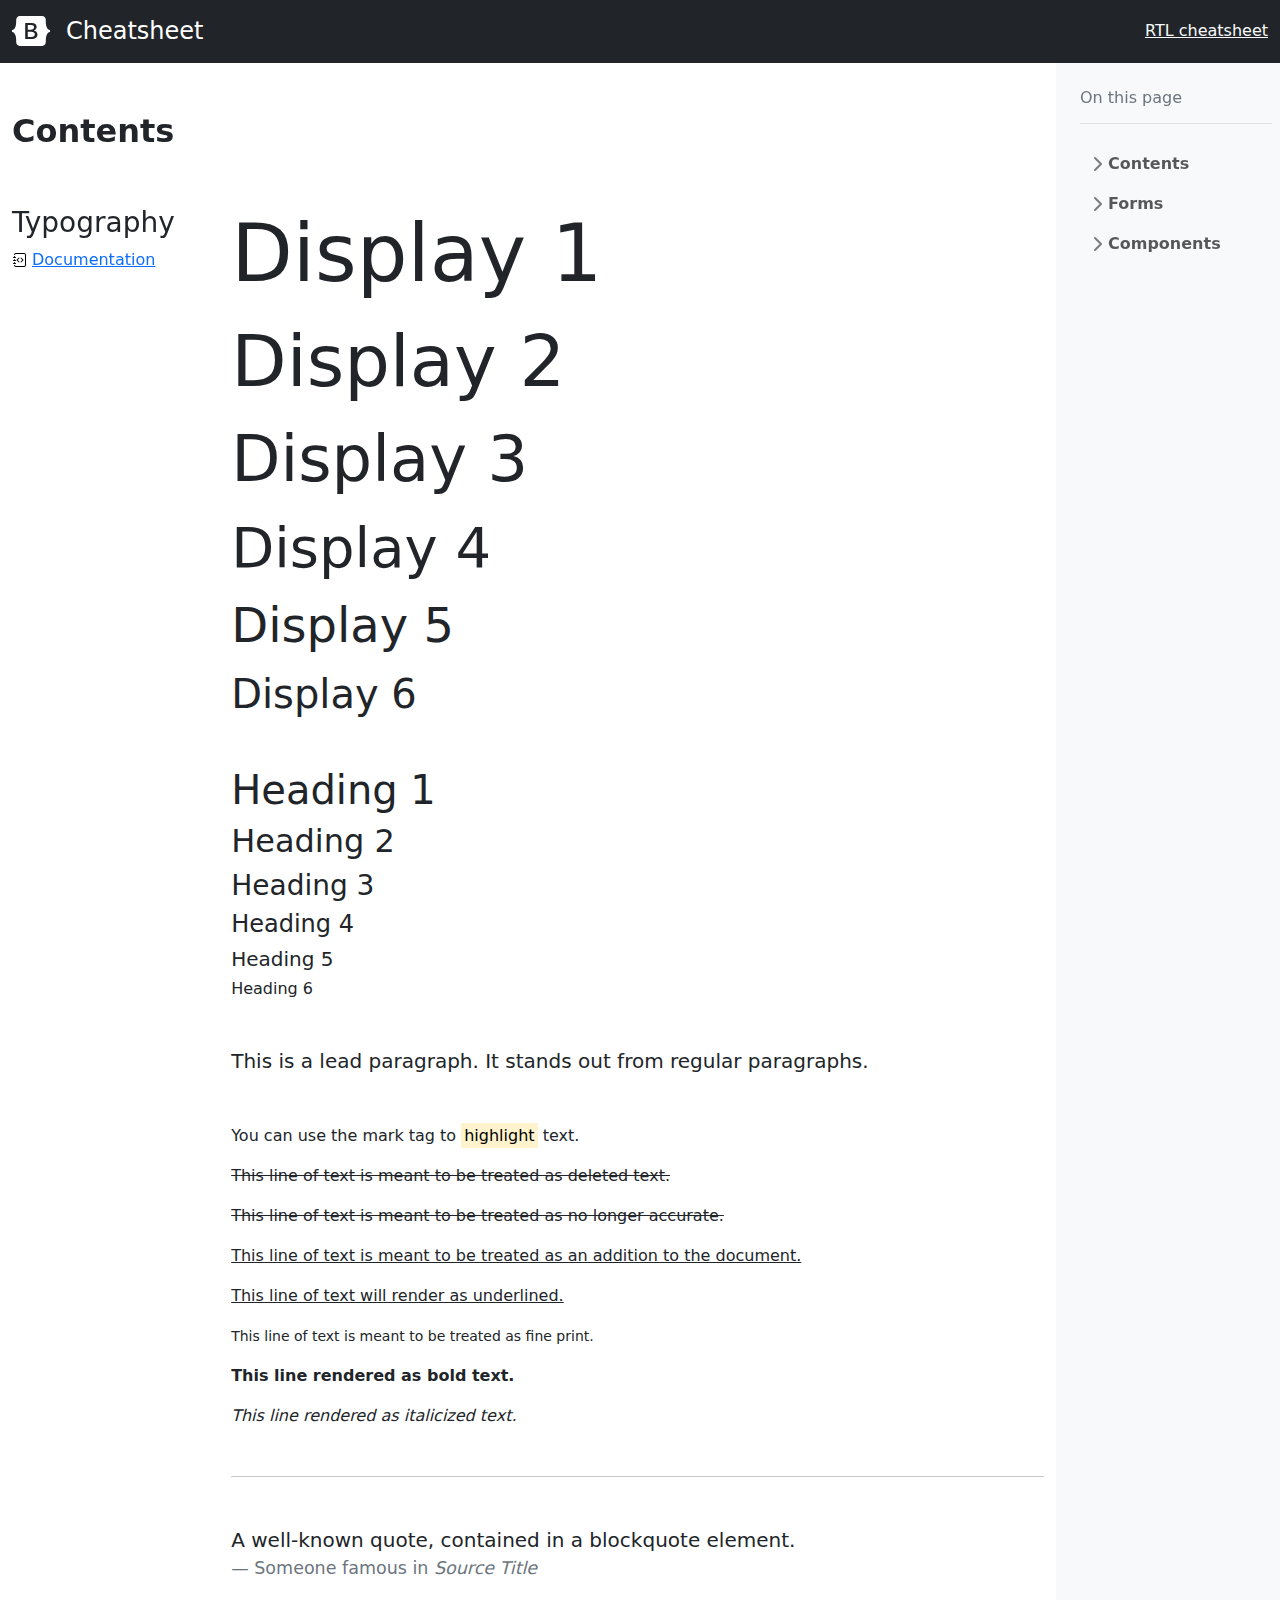
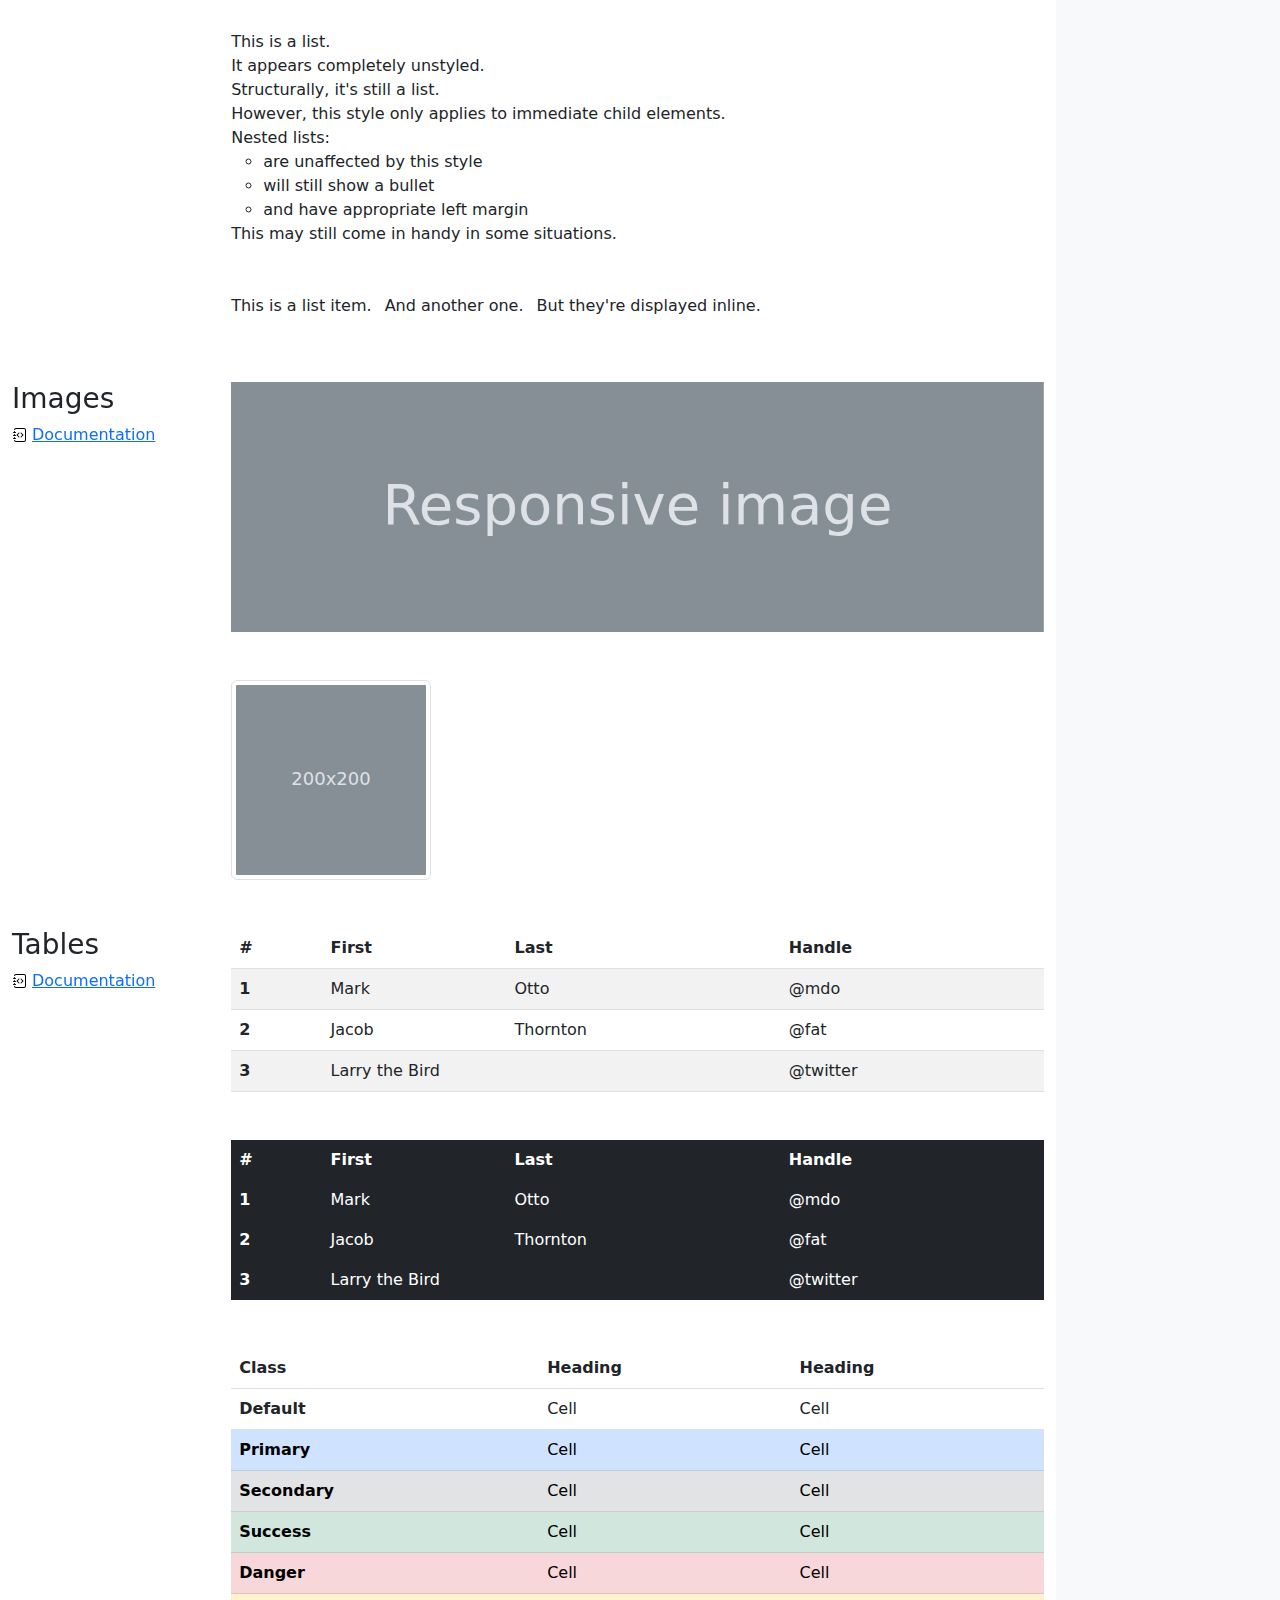
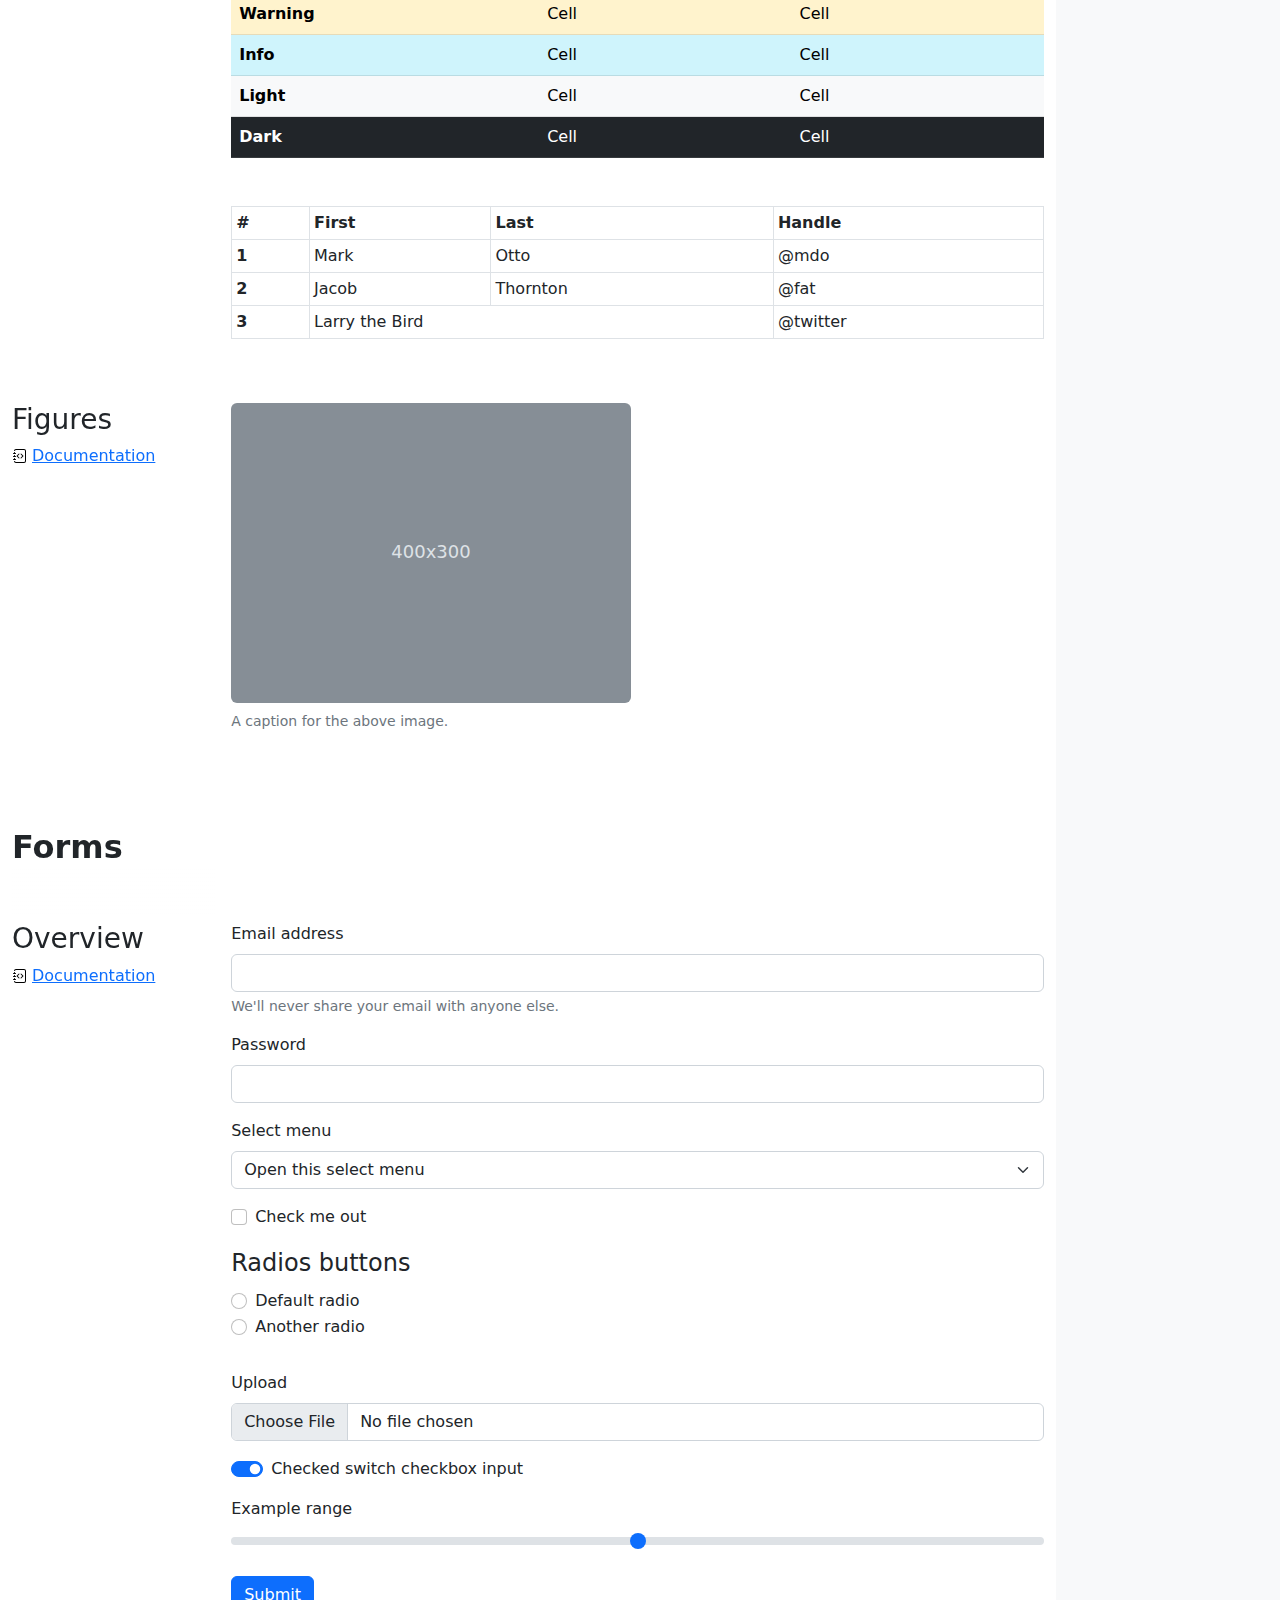
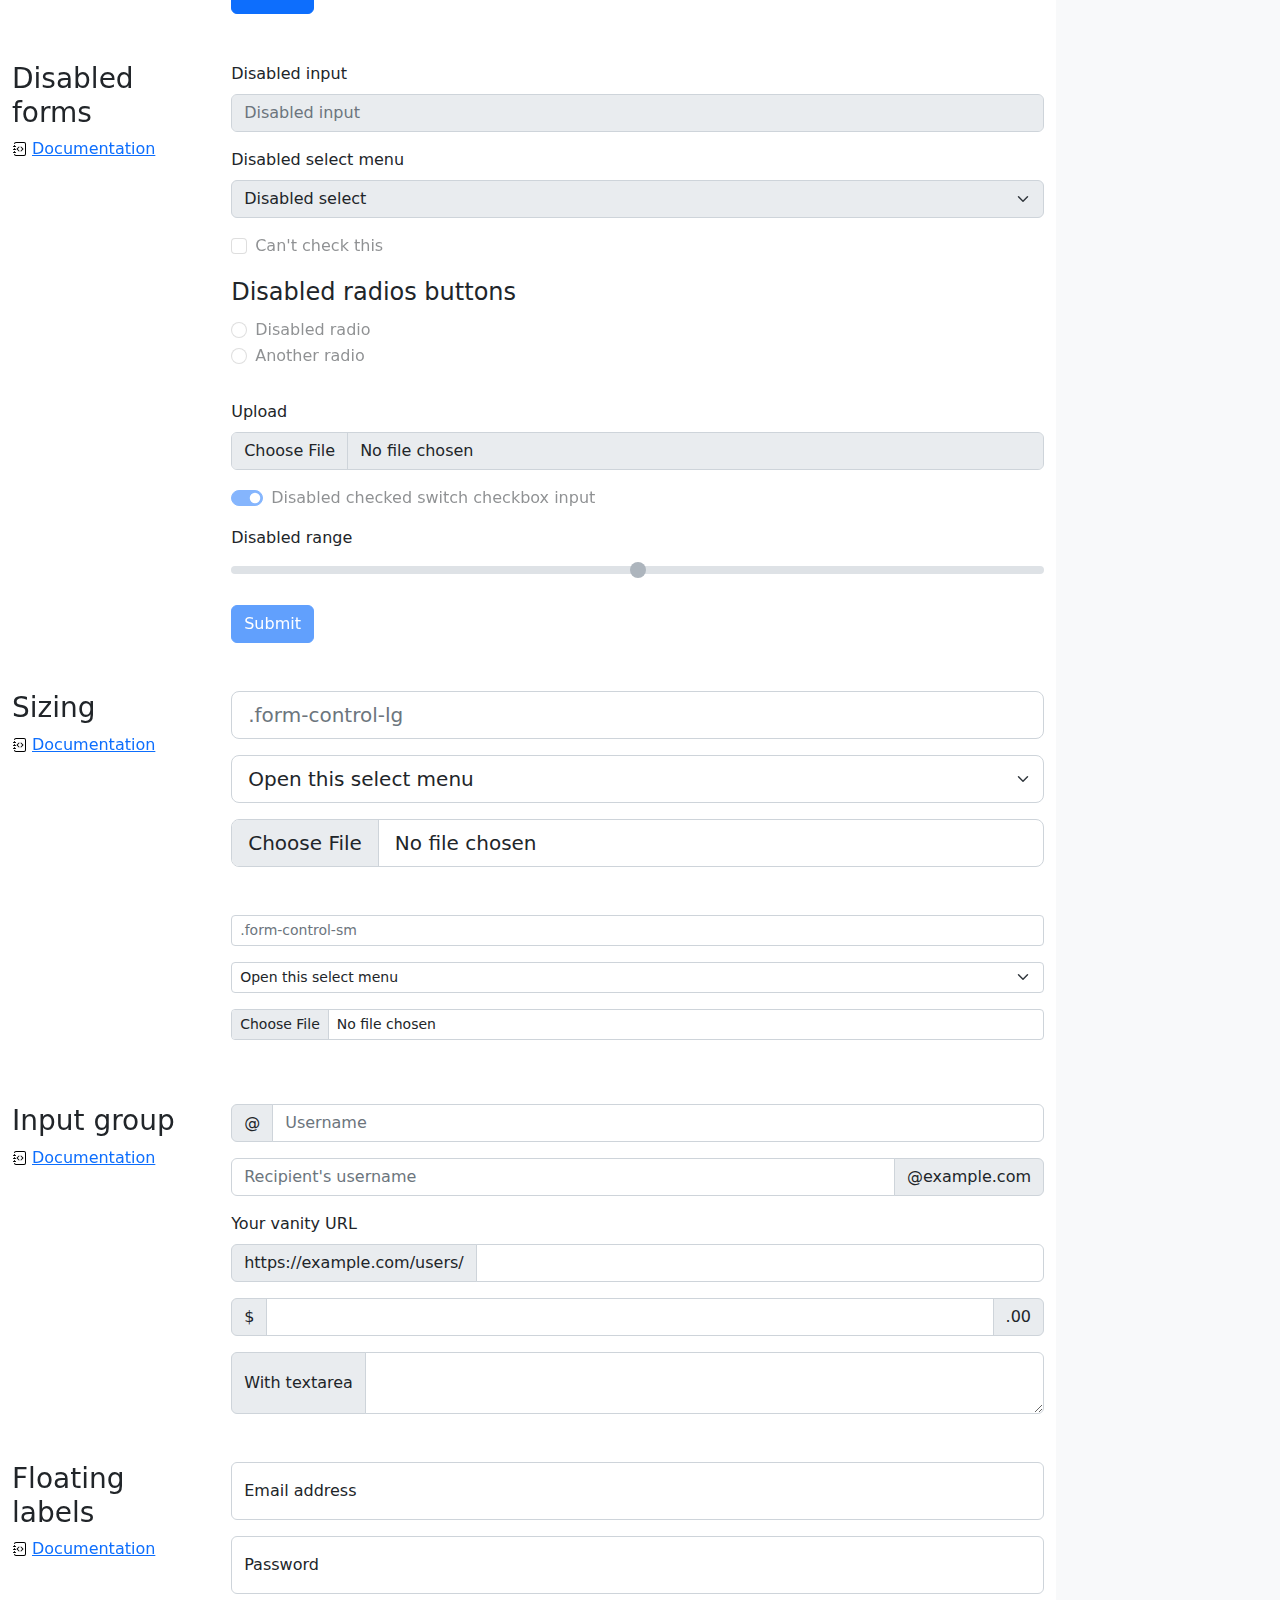
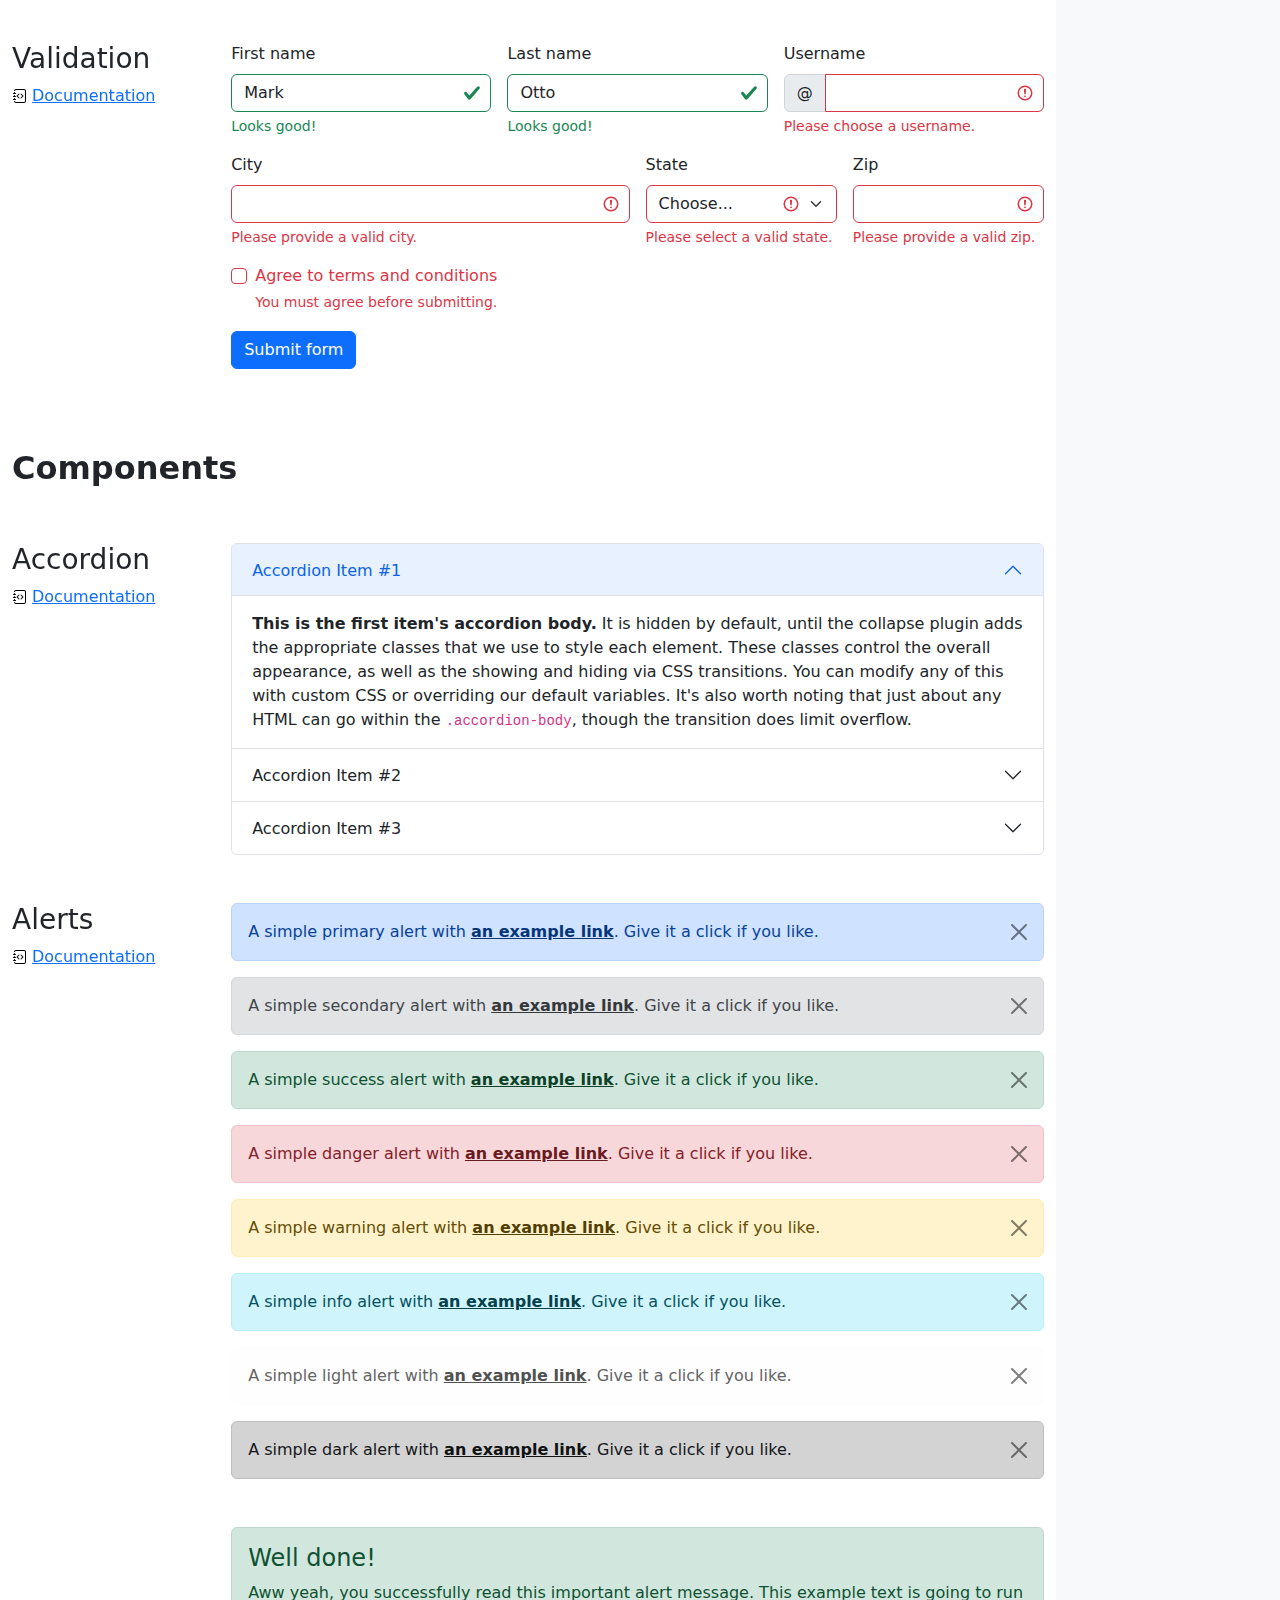
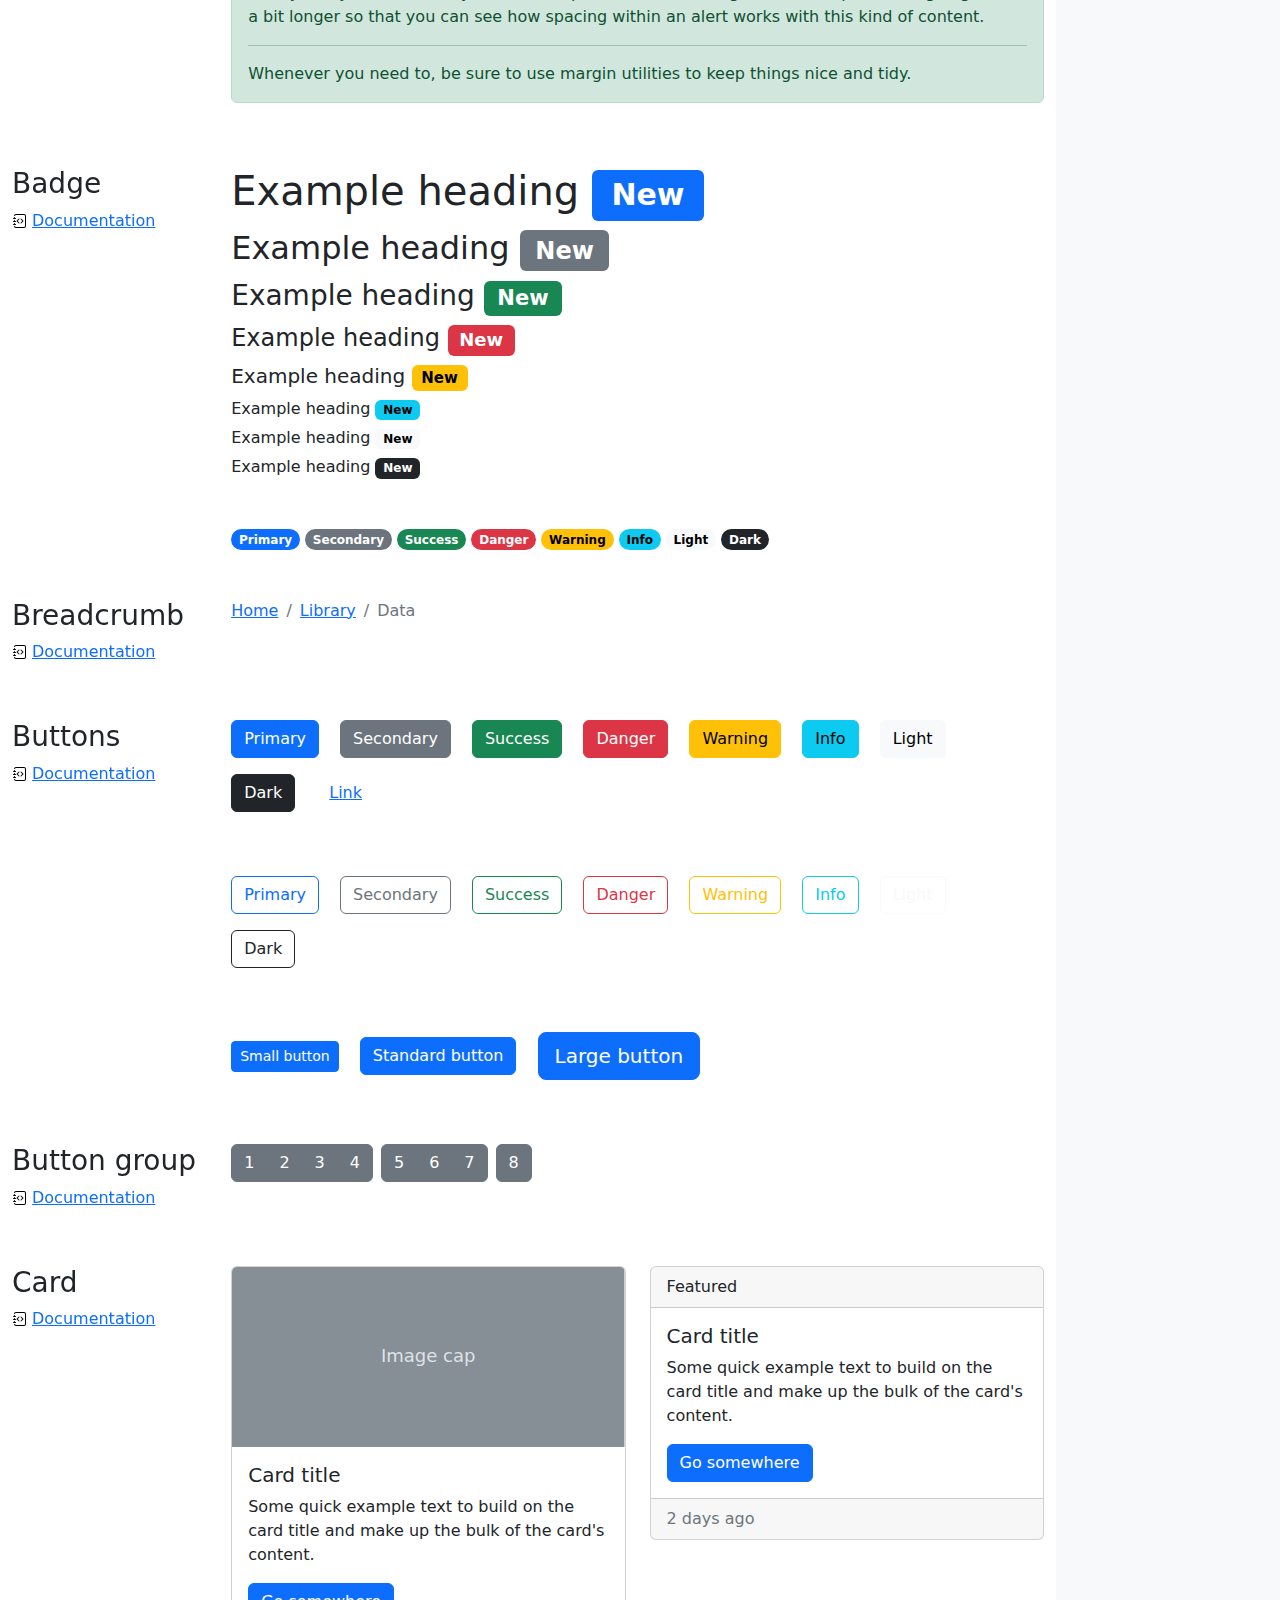
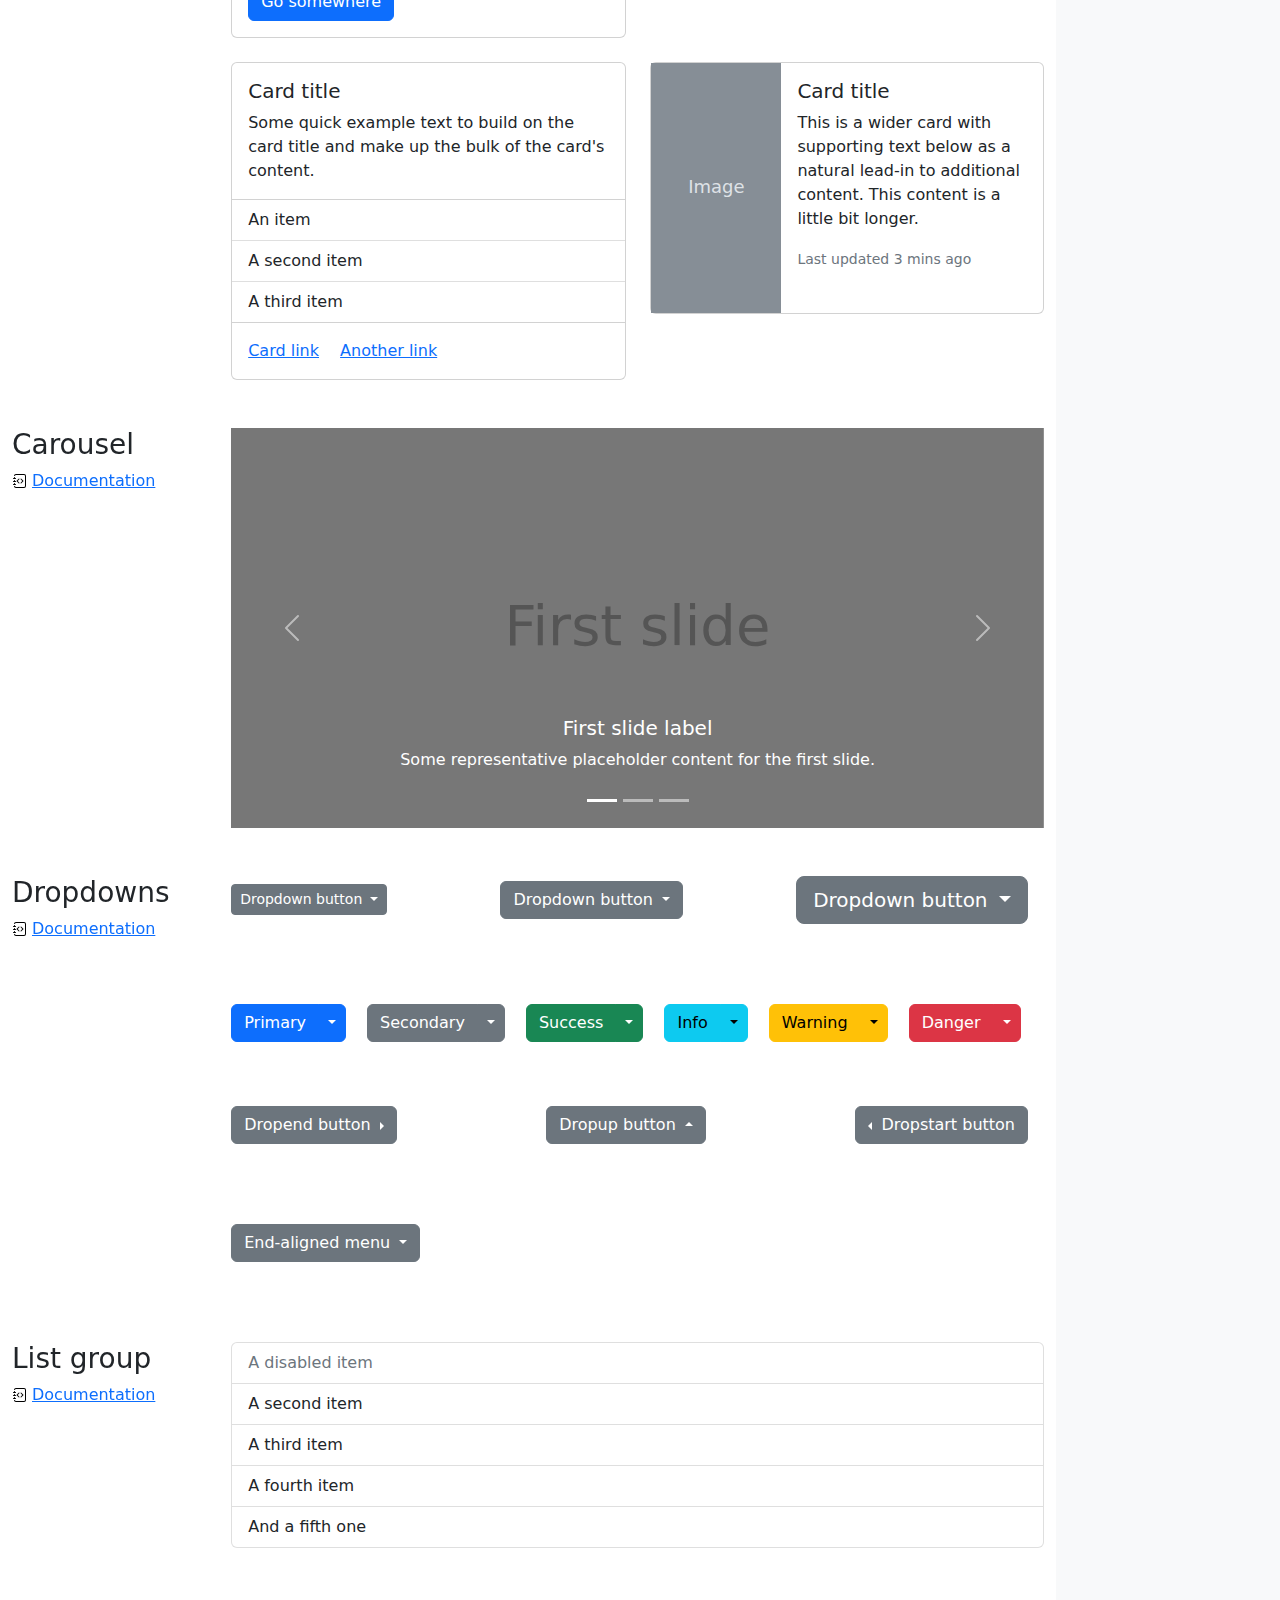
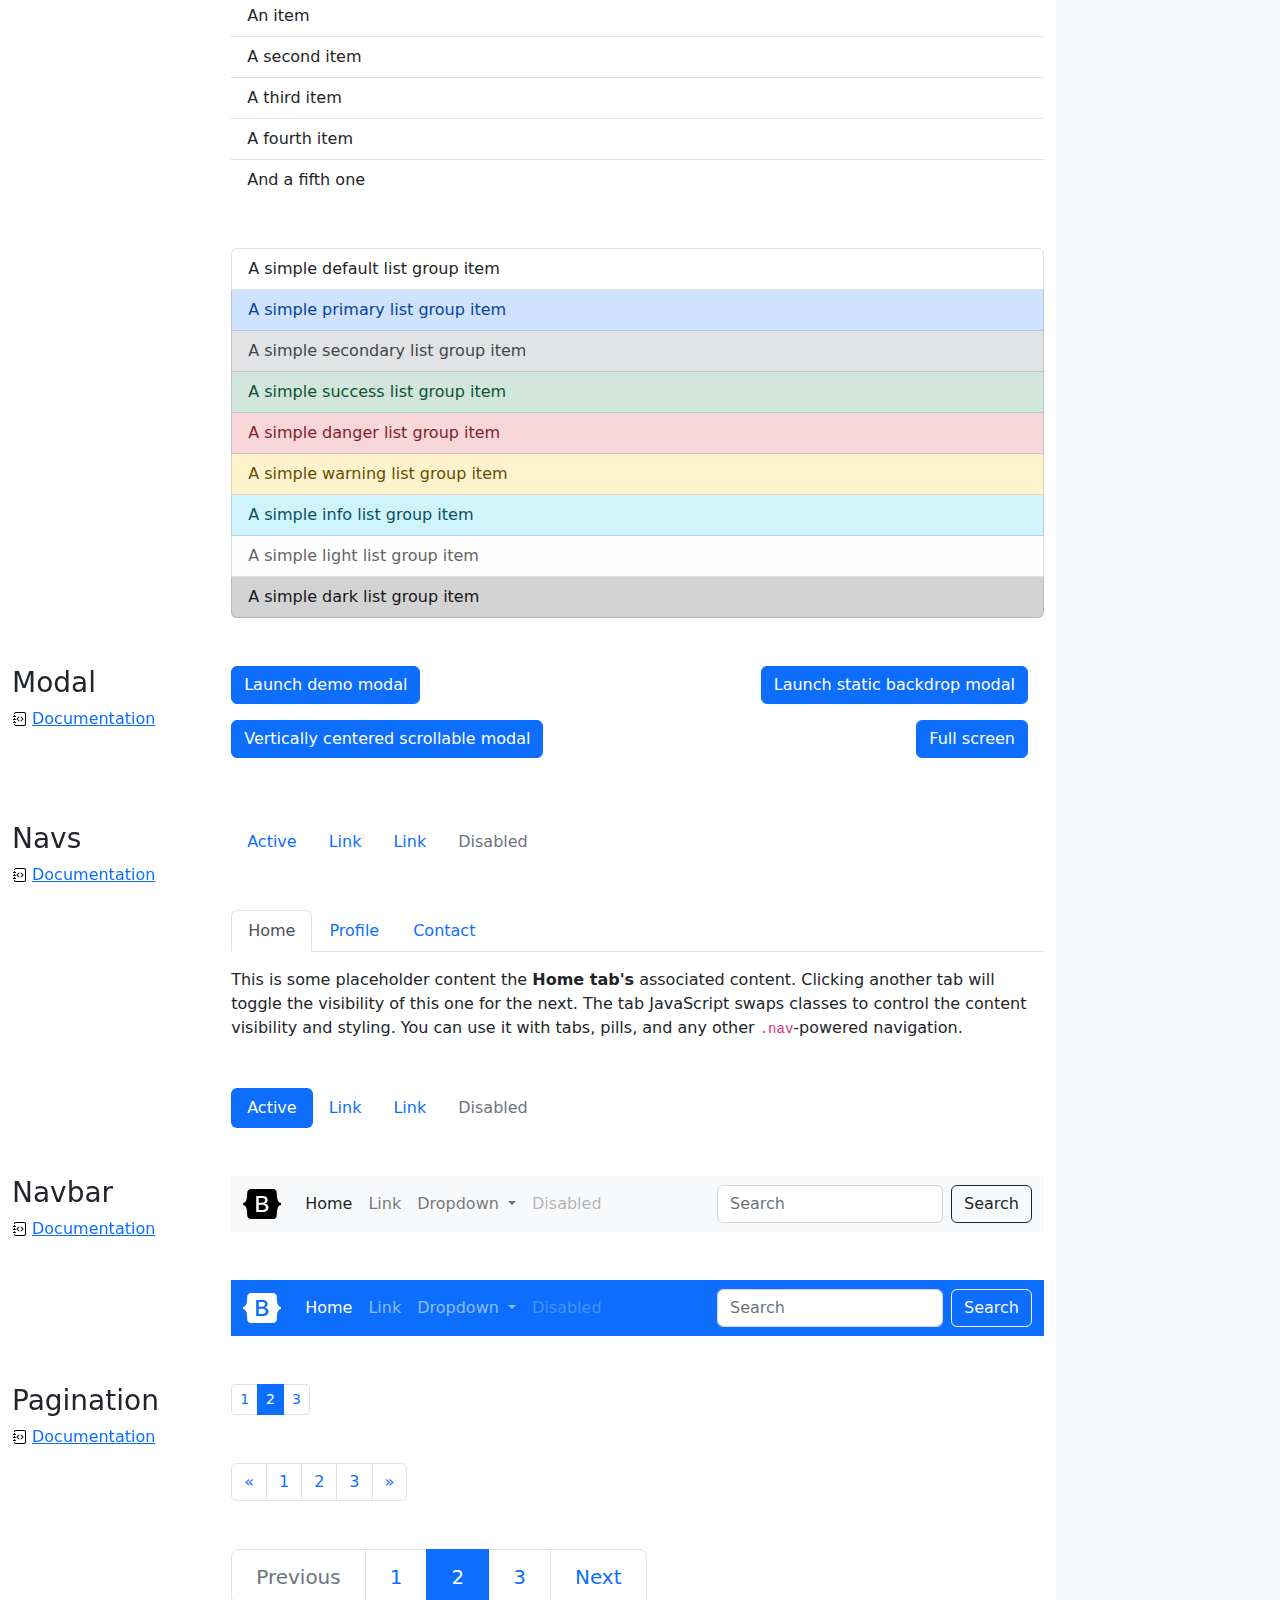
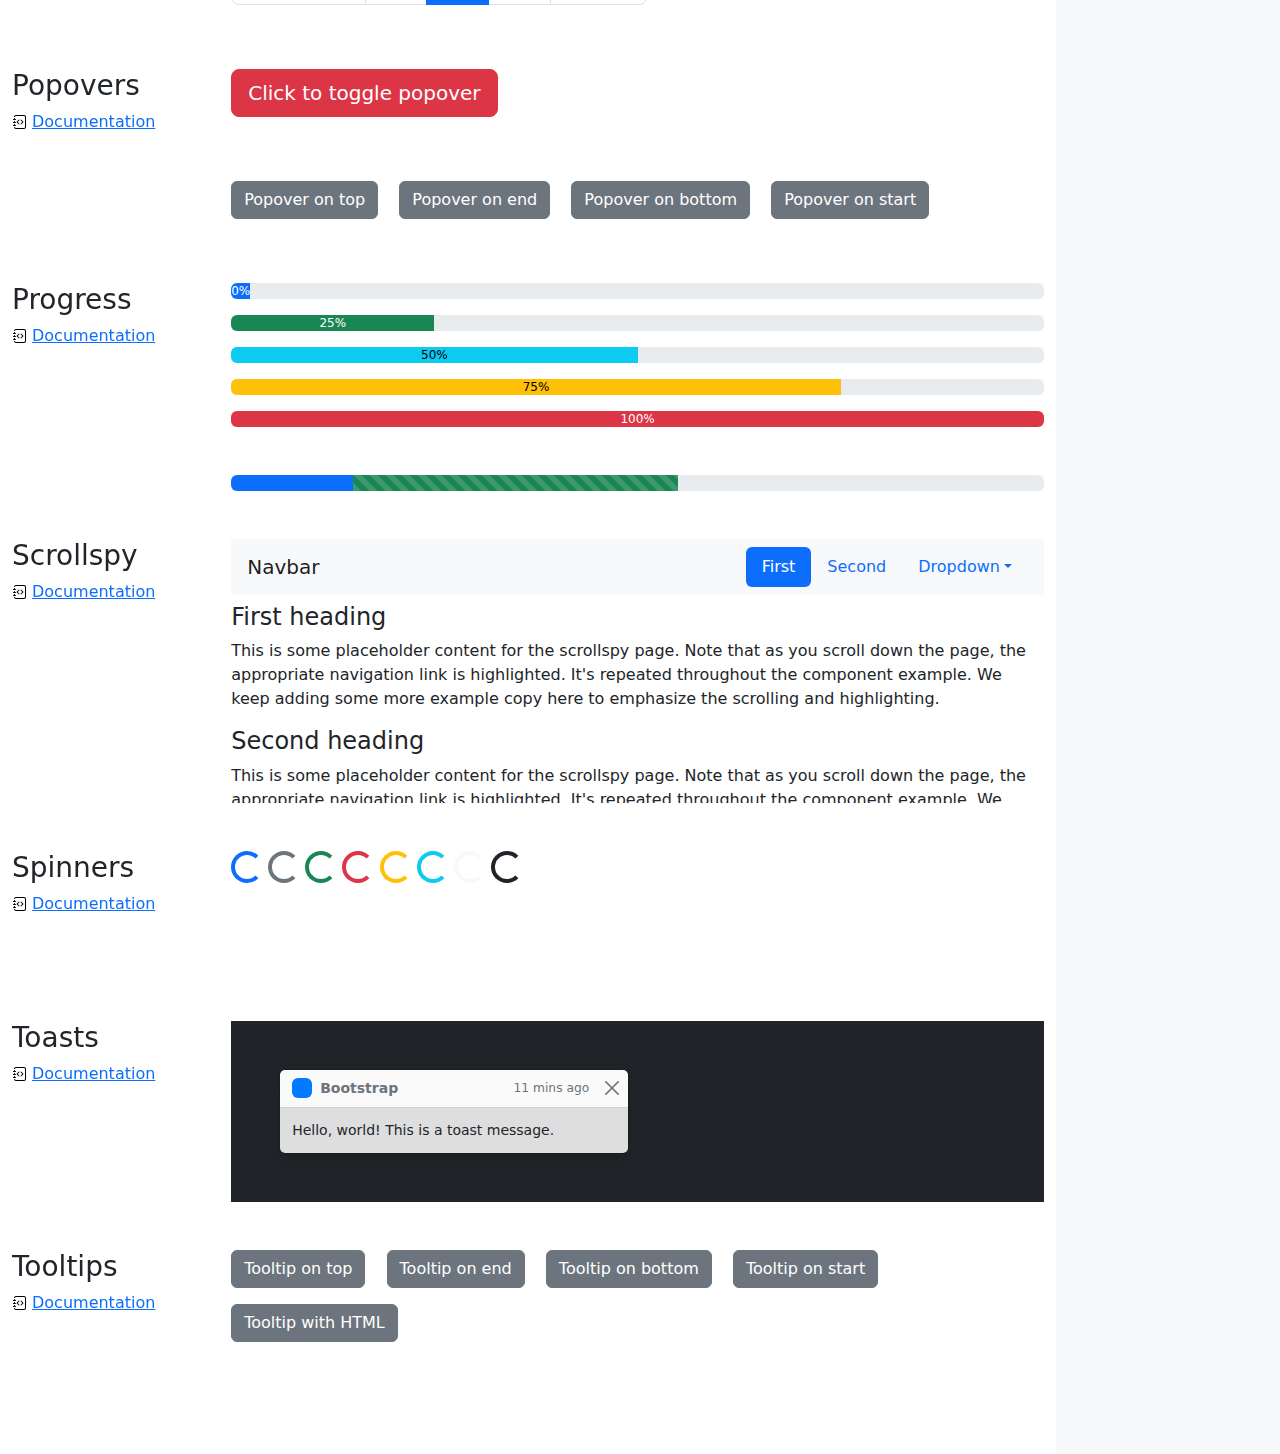
<file: WebContent/sample/cheatsheet/index.html>
<!doctype html>
<html lang="en">
  <head>
    <meta charset="utf-8">
    <meta name="viewport" content="width=device-width, initial-scale=1">
    <meta name="description" content="">
    <meta name="author" content="Mark Otto, Jacob Thornton, and Bootstrap contributors">
    <meta name="generator" content="Hugo 0.104.2">
    <title>Cheatsheet · Bootstrap v5.2</title>

    <link rel="canonical" href="https://getbootstrap.com/docs/5.2/examples/cheatsheet/">

    

    

<link href="../assets/dist/css/bootstrap.min.css" rel="stylesheet">

    <style>
      .bd-placeholder-img {
        font-size: 1.125rem;
        text-anchor: middle;
        -webkit-user-select: none;
        -moz-user-select: none;
        user-select: none;
      }

      @media (min-width: 768px) {
        .bd-placeholder-img-lg {
          font-size: 3.5rem;
        }
      }

      .b-example-divider {
        height: 3rem;
        background-color: rgba(0, 0, 0, .1);
        border: solid rgba(0, 0, 0, .15);
        border-width: 1px 0;
        box-shadow: inset 0 .5em 1.5em rgba(0, 0, 0, .1), inset 0 .125em .5em rgba(0, 0, 0, .15);
      }

      .b-example-vr {
        flex-shrink: 0;
        width: 1.5rem;
        height: 100vh;
      }

      .bi {
        vertical-align: -.125em;
        fill: currentColor;
      }

      .nav-scroller {
        position: relative;
        z-index: 2;
        height: 2.75rem;
        overflow-y: hidden;
      }

      .nav-scroller .nav {
        display: flex;
        flex-wrap: nowrap;
        padding-bottom: 1rem;
        margin-top: -1px;
        overflow-x: auto;
        text-align: center;
        white-space: nowrap;
        -webkit-overflow-scrolling: touch;
      }
    </style>

    
    <!-- Custom styles for this template -->
    <link href="cheatsheet.css" rel="stylesheet">
  </head>
  <body class="bg-light">
    
<header class="bd-header bg-dark py-3 d-flex align-items-stretch border-bottom border-dark">
  <div class="container-fluid d-flex align-items-center">
    <h1 class="d-flex align-items-center fs-4 text-white mb-0">
      <img src="../assets/brand/bootstrap-logo-white.svg" width="38" height="30" class="me-3" alt="Bootstrap">
      Cheatsheet
    </h1>
    <a href="../examples/cheatsheet-rtl/" class="ms-auto link-light" hreflang="ar">RTL cheatsheet</a>
  </div>
</header>
<aside class="bd-aside sticky-xl-top text-muted align-self-start mb-3 mb-xl-5 px-2">
  <h2 class="h6 pt-4 pb-3 mb-4 border-bottom">On this page</h2>
  <nav class="small" id="toc">
    <ul class="list-unstyled">
      <li class="my-2">
        <button class="btn d-inline-flex align-items-center collapsed border-0" data-bs-toggle="collapse" aria-expanded="false" data-bs-target="#contents-collapse" aria-controls="contents-collapse">Contents</button>
        <ul class="list-unstyled ps-3 collapse" id="contents-collapse">
          <li><a class="d-inline-flex align-items-center rounded text-decoration-none" href="#typography">Typography</a></li>
          <li><a class="d-inline-flex align-items-center rounded text-decoration-none" href="#images">Images</a></li>
          <li><a class="d-inline-flex align-items-center rounded text-decoration-none" href="#tables">Tables</a></li>
          <li><a class="d-inline-flex align-items-center rounded text-decoration-none" href="#figures">Figures</a></li>
        </ul>
      </li>
      <li class="my-2">
        <button class="btn d-inline-flex align-items-center collapsed border-0" data-bs-toggle="collapse" aria-expanded="false" data-bs-target="#forms-collapse" aria-controls="forms-collapse">Forms</button>
        <ul class="list-unstyled ps-3 collapse" id="forms-collapse">
          <li><a class="d-inline-flex align-items-center rounded text-decoration-none" href="#overview">Overview</a></li>
          <li><a class="d-inline-flex align-items-center rounded text-decoration-none" href="#disabled-forms">Disabled forms</a></li>
          <li><a class="d-inline-flex align-items-center rounded text-decoration-none" href="#sizing">Sizing</a></li>
          <li><a class="d-inline-flex align-items-center rounded text-decoration-none" href="#input-group">Input group</a></li>
          <li><a class="d-inline-flex align-items-center rounded text-decoration-none" href="#floating-labels">Floating labels</a></li>
          <li><a class="d-inline-flex align-items-center rounded text-decoration-none" href="#validation">Validation</a></li>
        </ul>
      </li>
      <li class="my-2">
        <button class="btn d-inline-flex align-items-center collapsed border-0" data-bs-toggle="collapse" aria-expanded="false" data-bs-target="#components-collapse" aria-controls="components-collapse">Components</button>
        <ul class="list-unstyled ps-3 collapse" id="components-collapse">
          <li><a class="d-inline-flex align-items-center rounded text-decoration-none" href="#accordion">Accordion</a></li>
          <li><a class="d-inline-flex align-items-center rounded text-decoration-none" href="#alerts">Alerts</a></li>
          <li><a class="d-inline-flex align-items-center rounded text-decoration-none" href="#badge">Badge</a></li>
          <li><a class="d-inline-flex align-items-center rounded text-decoration-none" href="#breadcrumb">Breadcrumb</a></li>
          <li><a class="d-inline-flex align-items-center rounded text-decoration-none" href="#buttons">Buttons</a></li>
          <li><a class="d-inline-flex align-items-center rounded text-decoration-none" href="#button-group">Button group</a></li>
          <li><a class="d-inline-flex align-items-center rounded text-decoration-none" href="#card">Card</a></li>
          <li><a class="d-inline-flex align-items-center rounded text-decoration-none" href="#carousel">Carousel</a></li>
          <li><a class="d-inline-flex align-items-center rounded text-decoration-none" href="#dropdowns">Dropdowns</a></li>
          <li><a class="d-inline-flex align-items-center rounded text-decoration-none" href="#list-group">List group</a></li>
          <li><a class="d-inline-flex align-items-center rounded text-decoration-none" href="#modal">Modal</a></li>
          <li><a class="d-inline-flex align-items-center rounded text-decoration-none" href="#navs">Navs</a></li>
          <li><a class="d-inline-flex align-items-center rounded text-decoration-none" href="#navbar">Navbar</a></li>
          <li><a class="d-inline-flex align-items-center rounded text-decoration-none" href="#pagination">Pagination</a></li>
          <li><a class="d-inline-flex align-items-center rounded text-decoration-none" href="#popovers">Popovers</a></li>
          <li><a class="d-inline-flex align-items-center rounded text-decoration-none" href="#progress">Progress</a></li>
          <li><a class="d-inline-flex align-items-center rounded text-decoration-none" href="#scrollspy">Scrollspy</a></li>
          <li><a class="d-inline-flex align-items-center rounded text-decoration-none" href="#spinners">Spinners</a></li>
          <li><a class="d-inline-flex align-items-center rounded text-decoration-none" href="#toasts">Toasts</a></li>
          <li><a class="d-inline-flex align-items-center rounded text-decoration-none" href="#tooltips">Tooltips</a></li>
        </ul>
      </li>
    </ul>
  </nav>
</aside>
<div class="bd-cheatsheet container-fluid bg-body">
  <section id="content">
    <h2 class="sticky-xl-top fw-bold pt-3 pt-xl-5 pb-2 pb-xl-3">Contents</h2>

    <article class="my-3" id="typography">
      <div class="bd-heading sticky-xl-top align-self-start mt-5 mb-3 mt-xl-0 mb-xl-2">
        <h3>Typography</h3>
        <a class="d-flex align-items-center" href="../content/typography/">Documentation</a>
      </div>

      <div>
        <div class="bd-example-snippet bd-code-snippet"><div class="bd-example">
        <p class="display-1">Display 1</p>
        <p class="display-2">Display 2</p>
        <p class="display-3">Display 3</p>
        <p class="display-4">Display 4</p>
        <p class="display-5">Display 5</p>
        <p class="display-6">Display 6</p>
        </div></div>


        <div class="bd-example-snippet bd-code-snippet"><div class="bd-example">
        <p class="h1">Heading 1</p>
        <p class="h2">Heading 2</p>
        <p class="h3">Heading 3</p>
        <p class="h4">Heading 4</p>
        <p class="h5">Heading 5</p>
        <p class="h6">Heading 6</p>
        </div></div>


        <div class="bd-example-snippet bd-code-snippet"><div class="bd-example">
        <p class="lead">
          This is a lead paragraph. It stands out from regular paragraphs.
        </p>
        </div></div>


        <div class="bd-example-snippet bd-code-snippet"><div class="bd-example">
        <p>You can use the mark tag to <mark>highlight</mark> text.</p>
        <p><del>This line of text is meant to be treated as deleted text.</del></p>
        <p><s>This line of text is meant to be treated as no longer accurate.</s></p>
        <p><ins>This line of text is meant to be treated as an addition to the document.</ins></p>
        <p><u>This line of text will render as underlined.</u></p>
        <p><small>This line of text is meant to be treated as fine print.</small></p>
        <p><strong>This line rendered as bold text.</strong></p>
        <p><em>This line rendered as italicized text.</em></p>
        </div></div>


        <div class="bd-example-snippet bd-code-snippet"><div class="bd-example">
        <hr>
        </div></div>


        <div class="bd-example-snippet bd-code-snippet"><div class="bd-example">
        <blockquote class="blockquote">
          <p>A well-known quote, contained in a blockquote element.</p>
          <footer class="blockquote-footer">Someone famous in <cite title="Source Title">Source Title</cite></footer>
        </blockquote>
        </div></div>


        <div class="bd-example-snippet bd-code-snippet"><div class="bd-example">
        <ul class="list-unstyled">
          <li>This is a list.</li>
          <li>It appears completely unstyled.</li>
          <li>Structurally, it's still a list.</li>
          <li>However, this style only applies to immediate child elements.</li>
          <li>Nested lists:
            <ul>
              <li>are unaffected by this style</li>
              <li>will still show a bullet</li>
              <li>and have appropriate left margin</li>
            </ul>
          </li>
          <li>This may still come in handy in some situations.</li>
        </ul>
        </div></div>


        <div class="bd-example-snippet bd-code-snippet"><div class="bd-example">
        <ul class="list-inline">
          <li class="list-inline-item">This is a list item.</li>
          <li class="list-inline-item">And another one.</li>
          <li class="list-inline-item">But they're displayed inline.</li>
        </ul>
        </div></div>

      </div>
    </article>
    <article class="my-3" id="images">
      <div class="bd-heading sticky-xl-top align-self-start mt-5 mb-3 mt-xl-0 mb-xl-2">
        <h3>Images</h3>
        <a class="d-flex align-items-center" href="../content/images/">Documentation</a>
      </div>

      <div>
        <div class="bd-example-snippet bd-code-snippet"><div class="bd-example">
        <svg class="bd-placeholder-img bd-placeholder-img-lg img-fluid" width="100%" height="250" xmlns="http://www.w3.org/2000/svg" role="img" aria-label="Placeholder: Responsive image" preserveAspectRatio="xMidYMid slice" focusable="false"><title>Placeholder</title><rect width="100%" height="100%" fill="#868e96"/><text x="50%" y="50%" fill="#dee2e6" dy=".3em">Responsive image</text></svg>

        </div></div>


        <div class="bd-example-snippet bd-code-snippet"><div class="bd-example">
        <svg class="bd-placeholder-img img-thumbnail" width="200" height="200" xmlns="http://www.w3.org/2000/svg" role="img" aria-label="A generic square placeholder image with a white border around it, making it resemble a photograph taken with an old instant camera: 200x200" preserveAspectRatio="xMidYMid slice" focusable="false"><title>A generic square placeholder image with a white border around it, making it resemble a photograph taken with an old instant camera</title><rect width="100%" height="100%" fill="#868e96"/><text x="50%" y="50%" fill="#dee2e6" dy=".3em">200x200</text></svg>

        </div></div>

      </div>
    </article>
    <article class="my-3" id="tables">
      <div class="bd-heading sticky-xl-top align-self-start mt-5 mb-3 mt-xl-0 mb-xl-2">
        <h3>Tables</h3>
        <a class="d-flex align-items-center" href="../content/tables/">Documentation</a>
      </div>

      <div>
        <div class="bd-example-snippet bd-code-snippet"><div class="bd-example">
        <table class="table table-striped">
          <thead>
          <tr>
            <th scope="col">#</th>
            <th scope="col">First</th>
            <th scope="col">Last</th>
            <th scope="col">Handle</th>
          </tr>
          </thead>
          <tbody>
          <tr>
            <th scope="row">1</th>
            <td>Mark</td>
            <td>Otto</td>
            <td>@mdo</td>
          </tr>
          <tr>
            <th scope="row">2</th>
            <td>Jacob</td>
            <td>Thornton</td>
            <td>@fat</td>
          </tr>
          <tr>
            <th scope="row">3</th>
            <td colspan="2">Larry the Bird</td>
            <td>@twitter</td>
          </tr>
          </tbody>
        </table>
        </div></div>


        <div class="bd-example-snippet bd-code-snippet"><div class="bd-example">
        <table class="table table-dark table-borderless">
          <thead>
          <tr>
            <th scope="col">#</th>
            <th scope="col">First</th>
            <th scope="col">Last</th>
            <th scope="col">Handle</th>
          </tr>
          </thead>
          <tbody>
          <tr>
            <th scope="row">1</th>
            <td>Mark</td>
            <td>Otto</td>
            <td>@mdo</td>
          </tr>
          <tr>
            <th scope="row">2</th>
            <td>Jacob</td>
            <td>Thornton</td>
            <td>@fat</td>
          </tr>
          <tr>
            <th scope="row">3</th>
            <td colspan="2">Larry the Bird</td>
            <td>@twitter</td>
          </tr>
          </tbody>
        </table>
        </div></div>


        <div class="bd-example-snippet bd-code-snippet"><div class="bd-example">
        <table class="table table-hover">
          <thead>
          <tr>
            <th scope="col">Class</th>
            <th scope="col">Heading</th>
            <th scope="col">Heading</th>
          </tr>
          </thead>
          <tbody>
          <tr>
            <th scope="row">Default</th>
            <td>Cell</td>
            <td>Cell</td>
          </tr>
          
          <tr class="table-primary">
            <th scope="row">Primary</th>
            <td>Cell</td>
            <td>Cell</td>
          </tr>
          <tr class="table-secondary">
            <th scope="row">Secondary</th>
            <td>Cell</td>
            <td>Cell</td>
          </tr>
          <tr class="table-success">
            <th scope="row">Success</th>
            <td>Cell</td>
            <td>Cell</td>
          </tr>
          <tr class="table-danger">
            <th scope="row">Danger</th>
            <td>Cell</td>
            <td>Cell</td>
          </tr>
          <tr class="table-warning">
            <th scope="row">Warning</th>
            <td>Cell</td>
            <td>Cell</td>
          </tr>
          <tr class="table-info">
            <th scope="row">Info</th>
            <td>Cell</td>
            <td>Cell</td>
          </tr>
          <tr class="table-light">
            <th scope="row">Light</th>
            <td>Cell</td>
            <td>Cell</td>
          </tr>
          <tr class="table-dark">
            <th scope="row">Dark</th>
            <td>Cell</td>
            <td>Cell</td>
          </tr>
          </tbody>
        </table>
        </div></div>


        <div class="bd-example-snippet bd-code-snippet"><div class="bd-example">
        <table class="table table-sm table-bordered">
          <thead>
          <tr>
            <th scope="col">#</th>
            <th scope="col">First</th>
            <th scope="col">Last</th>
            <th scope="col">Handle</th>
          </tr>
          </thead>
          <tbody>
          <tr>
            <th scope="row">1</th>
            <td>Mark</td>
            <td>Otto</td>
            <td>@mdo</td>
          </tr>
          <tr>
            <th scope="row">2</th>
            <td>Jacob</td>
            <td>Thornton</td>
            <td>@fat</td>
          </tr>
          <tr>
            <th scope="row">3</th>
            <td colspan="2">Larry the Bird</td>
            <td>@twitter</td>
          </tr>
          </tbody>
        </table>
        </div></div>

      </div>
    </article>
    <article class="my-3" id="figures">
      <div class="bd-heading sticky-xl-top align-self-start mt-5 mb-3 mt-xl-0 mb-xl-2">
        <h3>Figures</h3>
        <a class="d-flex align-items-center" href="../content/figures/">Documentation</a>
      </div>

      <div>
        <div class="bd-example-snippet bd-code-snippet"><div class="bd-example">
        <figure class="figure">
          <svg class="bd-placeholder-img figure-img img-fluid rounded" width="400" height="300" xmlns="http://www.w3.org/2000/svg" role="img" aria-label="Placeholder: 400x300" preserveAspectRatio="xMidYMid slice" focusable="false"><title>Placeholder</title><rect width="100%" height="100%" fill="#868e96"/><text x="50%" y="50%" fill="#dee2e6" dy=".3em">400x300</text></svg>

          <figcaption class="figure-caption">A caption for the above image.</figcaption>
        </figure>
        </div></div>

      </div>
    </article>
  </section>

  <section id="forms">
    <h2 class="sticky-xl-top fw-bold pt-3 pt-xl-5 pb-2 pb-xl-3">Forms</h2>

    <article class="my-3" id="overview">
      <div class="bd-heading sticky-xl-top align-self-start mt-5 mb-3 mt-xl-0 mb-xl-2">
        <h3>Overview</h3>
        <a class="d-flex align-items-center" href="../forms/overview/">Documentation</a>
      </div>

      <div>
        <div class="bd-example-snippet bd-code-snippet"><div class="bd-example">
        <form>
          <div class="mb-3">
            <label for="exampleInputEmail1" class="form-label">Email address</label>
            <input type="email" class="form-control" id="exampleInputEmail1" aria-describedby="emailHelp">
            <div id="emailHelp" class="form-text">We'll never share your email with anyone else.</div>
          </div>
          <div class="mb-3">
            <label for="exampleInputPassword1" class="form-label">Password</label>
            <input type="password" class="form-control" id="exampleInputPassword1">
          </div>
          <div class="mb-3">
            <label for="exampleSelect" class="form-label">Select menu</label>
            <select class="form-select" id="exampleSelect">
              <option selected>Open this select menu</option>
              <option value="1">One</option>
              <option value="2">Two</option>
              <option value="3">Three</option>
            </select>
          </div>
          <div class="mb-3 form-check">
            <input type="checkbox" class="form-check-input" id="exampleCheck1">
            <label class="form-check-label" for="exampleCheck1">Check me out</label>
          </div>
          <fieldset class="mb-3">
            <legend>Radios buttons</legend>
            <div class="form-check">
              <input type="radio" name="radios" class="form-check-input" id="exampleRadio1">
              <label class="form-check-label" for="exampleRadio1">Default radio</label>
            </div>
            <div class="mb-3 form-check">
              <input type="radio" name="radios" class="form-check-input" id="exampleRadio2">
              <label class="form-check-label" for="exampleRadio2">Another radio</label>
            </div>
          </fieldset>
          <div class="mb-3">
            <label class="form-label" for="customFile">Upload</label>
            <input type="file" class="form-control" id="customFile">
          </div>
          <div class="mb-3 form-check form-switch">
            <input class="form-check-input" type="checkbox" role="switch" id="flexSwitchCheckChecked" checked>
            <label class="form-check-label" for="flexSwitchCheckChecked">Checked switch checkbox input</label>
          </div>
          <div class="mb-3">
            <label for="customRange3" class="form-label">Example range</label>
            <input type="range" class="form-range" min="0" max="5" step="0.5" id="customRange3">
          </div>
          <button type="submit" class="btn btn-primary">Submit</button>
        </form>
        </div></div>

      </div>
    </article>
    <article class="my-3" id="disabled-forms">
      <div class="bd-heading sticky-xl-top align-self-start mt-5 mb-3 mt-xl-0 mb-xl-2">
        <h3>Disabled forms</h3>
        <a class="d-flex align-items-center" href="../forms/overview/#disabled-forms">Documentation</a>
      </div>

      <div>
        <div class="bd-example-snippet bd-code-snippet"><div class="bd-example">
        <form>
          <fieldset disabled aria-label="Disabled fieldset example">
            <div class="mb-3">
              <label for="disabledTextInput" class="form-label">Disabled input</label>
              <input type="text" id="disabledTextInput" class="form-control" placeholder="Disabled input">
            </div>
            <div class="mb-3">
              <label for="disabledSelect" class="form-label">Disabled select menu</label>
              <select id="disabledSelect" class="form-select">
                <option>Disabled select</option>
              </select>
            </div>
            <div class="mb-3">
              <div class="form-check">
                <input class="form-check-input" type="checkbox" id="disabledFieldsetCheck" disabled>
                <label class="form-check-label" for="disabledFieldsetCheck">
                  Can't check this
                </label>
              </div>
            </div>
            <fieldset class="mb-3">
              <legend>Disabled radios buttons</legend>
              <div class="form-check">
                <input type="radio" name="radios" class="form-check-input" id="disabledRadio1" disabled>
                <label class="form-check-label" for="disabledRadio1">Disabled radio</label>
              </div>
              <div class="mb-3 form-check">
                <input type="radio" name="radios" class="form-check-input" id="disabledRadio2" disabled>
                <label class="form-check-label" for="disabledRadio2">Another radio</label>
              </div>
            </fieldset>
            <div class="mb-3">
              <label class="form-label" for="disabledCustomFile">Upload</label>
              <input type="file" class="form-control" id="disabledCustomFile" disabled>
            </div>
            <div class="mb-3 form-check form-switch">
              <input class="form-check-input" type="checkbox" role="switch" id="disabledSwitchCheckChecked" checked disabled>
              <label class="form-check-label" for="disabledSwitchCheckChecked">Disabled checked switch checkbox input</label>
            </div>
            <div class="mb-3">
              <label for="disabledRange" class="form-label">Disabled range</label>
              <input type="range" class="form-range" min="0" max="5" step="0.5" id="disabledRange">
            </div>
            <button type="submit" class="btn btn-primary">Submit</button>
          </fieldset>
        </form>
        </div></div>

      </div>
    </article>
    <article class="my-3" id="sizing">
      <div class="bd-heading sticky-xl-top align-self-start mt-5 mb-3 mt-xl-0 mb-xl-2">
        <h3>Sizing</h3>
        <a class="d-flex align-items-center" href="../forms/form-control/#sizing">Documentation</a>
      </div>

      <div>
        <div class="bd-example-snippet bd-code-snippet"><div class="bd-example">
        <div class="mb-3">
          <input class="form-control form-control-lg" type="text" placeholder=".form-control-lg" aria-label=".form-control-lg example">
        </div>
        <div class="mb-3">
          <select class="form-select form-select-lg" aria-label=".form-select-lg example">
            <option selected>Open this select menu</option>
            <option value="1">One</option>
            <option value="2">Two</option>
            <option value="3">Three</option>
          </select>
        </div>
        <div class="mb-3">
          <input type="file" class="form-control form-control-lg" aria-label="Large file input example">
        </div>
        </div></div>


        <div class="bd-example-snippet bd-code-snippet"><div class="bd-example">
        <div class="mb-3">
          <input class="form-control form-control-sm" type="text" placeholder=".form-control-sm" aria-label=".form-control-sm example">
        </div>
        <div class="mb-3">
          <select class="form-select form-select-sm" aria-label=".form-select-sm example">
            <option selected>Open this select menu</option>
            <option value="1">One</option>
            <option value="2">Two</option>
            <option value="3">Three</option>
          </select>
        </div>
        <div class="mb-3">
          <input type="file" class="form-control form-control-sm" aria-label="Small file input example">
        </div>
        </div></div>

      </div>
    </article>
    <article class="my-3" id="input-group">
      <div class="bd-heading sticky-xl-top align-self-start mt-5 mb-3 mt-xl-0 mb-xl-2">
        <h3>Input group</h3>
        <a class="d-flex align-items-center" href="../forms/input-group/">Documentation</a>
      </div>

      <div>
        <div class="bd-example-snippet bd-code-snippet"><div class="bd-example">
        <div class="input-group mb-3">
          <span class="input-group-text" id="basic-addon1">@</span>
          <input type="text" class="form-control" placeholder="Username" aria-label="Username" aria-describedby="basic-addon1">
        </div>
        <div class="input-group mb-3">
          <input type="text" class="form-control" placeholder="Recipient's username" aria-label="Recipient's username" aria-describedby="basic-addon2">
          <span class="input-group-text" id="basic-addon2">@example.com</span>
        </div>
        <label for="basic-url" class="form-label">Your vanity URL</label>
        <div class="input-group mb-3">
          <span class="input-group-text" id="basic-addon3">https://example.com/users/</span>
          <input type="text" class="form-control" id="basic-url" aria-describedby="basic-addon3">
        </div>
        <div class="input-group mb-3">
          <span class="input-group-text">$</span>
          <input type="text" class="form-control" aria-label="Amount (to the nearest dollar)">
          <span class="input-group-text">.00</span>
        </div>
        <div class="input-group">
          <span class="input-group-text">With textarea</span>
          <textarea class="form-control" aria-label="With textarea"></textarea>
        </div>
        </div></div>

      </div>
    </article>
    <article class="my-3" id="floating-labels">
      <div class="bd-heading sticky-xl-top align-self-start mt-5 mb-3 mt-xl-0 mb-xl-2">
        <h3>Floating labels</h3>
        <a class="d-flex align-items-center" href="../forms/floating-labels/">Documentation</a>
      </div>

      <div>
        <div class="bd-example-snippet bd-code-snippet"><div class="bd-example">
        <form>
          <div class="form-floating mb-3">
            <input type="email" class="form-control" id="floatingInput" placeholder="name@example.com">
            <label for="floatingInput">Email address</label>
          </div>
          <div class="form-floating">
            <input type="password" class="form-control" id="floatingPassword" placeholder="Password">
            <label for="floatingPassword">Password</label>
          </div>
        </form>
        </div></div>

      </div>
    </article>
    <article class="my-3" id="validation">
      <div class="bd-heading sticky-xl-top align-self-start mt-5 mb-3 mt-xl-0 mb-xl-2">
        <h3>Validation</h3>
        <a class="d-flex align-items-center" href="../forms/validation/">Documentation</a>
      </div>

      <div>
        <div class="bd-example-snippet bd-code-snippet"><div class="bd-example">
        <form class="row g-3">
          <div class="col-md-4">
            <label for="validationServer01" class="form-label">First name</label>
            <input type="text" class="form-control is-valid" id="validationServer01" value="Mark" required>
            <div class="valid-feedback">
              Looks good!
            </div>
          </div>
          <div class="col-md-4">
            <label for="validationServer02" class="form-label">Last name</label>
            <input type="text" class="form-control is-valid" id="validationServer02" value="Otto" required>
            <div class="valid-feedback">
              Looks good!
            </div>
          </div>
          <div class="col-md-4">
            <label for="validationServerUsername" class="form-label">Username</label>
            <div class="input-group has-validation">
              <span class="input-group-text" id="inputGroupPrepend3">@</span>
              <input type="text" class="form-control is-invalid" id="validationServerUsername" aria-describedby="inputGroupPrepend3" required>
              <div class="invalid-feedback">
                Please choose a username.
              </div>
            </div>
          </div>
          <div class="col-md-6">
            <label for="validationServer03" class="form-label">City</label>
            <input type="text" class="form-control is-invalid" id="validationServer03" required>
            <div class="invalid-feedback">
              Please provide a valid city.
            </div>
          </div>
          <div class="col-md-3">
            <label for="validationServer04" class="form-label">State</label>
            <select class="form-select is-invalid" id="validationServer04" required>
              <option selected disabled value="">Choose...</option>
              <option>...</option>
            </select>
            <div class="invalid-feedback">
              Please select a valid state.
            </div>
          </div>
          <div class="col-md-3">
            <label for="validationServer05" class="form-label">Zip</label>
            <input type="text" class="form-control is-invalid" id="validationServer05" required>
            <div class="invalid-feedback">
              Please provide a valid zip.
            </div>
          </div>
          <div class="col-12">
            <div class="form-check">
              <input class="form-check-input is-invalid" type="checkbox" value="" id="invalidCheck3" required>
              <label class="form-check-label" for="invalidCheck3">
                Agree to terms and conditions
              </label>
              <div class="invalid-feedback">
                You must agree before submitting.
              </div>
            </div>
          </div>
          <div class="col-12">
            <button class="btn btn-primary" type="submit">Submit form</button>
          </div>
        </form>
        </div></div>

      </div>
    </article>
  </section>

  <section id="components">
    <h2 class="sticky-xl-top fw-bold pt-3 pt-xl-5 pb-2 pb-xl-3">Components</h2>

    <article class="my-3" id="accordion">
      <div class="bd-heading sticky-xl-top align-self-start mt-5 mb-3 mt-xl-0 mb-xl-2">
        <h3>Accordion</h3>
        <a class="d-flex align-items-center" href="../components/accordion/">Documentation</a>
      </div>

      <div>
        <div class="bd-example-snippet bd-code-snippet"><div class="bd-example">
        <div class="accordion" id="accordionExample">
          <div class="accordion-item">
            <h4 class="accordion-header" id="headingOne">
              <button class="accordion-button" type="button" data-bs-toggle="collapse" data-bs-target="#collapseOne" aria-expanded="true" aria-controls="collapseOne">
                Accordion Item #1
              </button>
            </h4>
            <div id="collapseOne" class="accordion-collapse collapse show" aria-labelledby="headingOne" data-bs-parent="#accordionExample">
              <div class="accordion-body">
                <strong>This is the first item's accordion body.</strong> It is hidden by default, until the collapse plugin adds the appropriate classes that we use to style each element. These classes control the overall appearance, as well as the showing and hiding via CSS transitions. You can modify any of this with custom CSS or overriding our default variables. It's also worth noting that just about any HTML can go within the <code>.accordion-body</code>, though the transition does limit overflow.
              </div>
            </div>
          </div>
          <div class="accordion-item">
            <h4 class="accordion-header" id="headingTwo">
              <button class="accordion-button collapsed" type="button" data-bs-toggle="collapse" data-bs-target="#collapseTwo" aria-expanded="false" aria-controls="collapseTwo">
                Accordion Item #2
              </button>
            </h4>
            <div id="collapseTwo" class="accordion-collapse collapse" aria-labelledby="headingTwo" data-bs-parent="#accordionExample">
              <div class="accordion-body">
                <strong>This is the second item's accordion body.</strong> It is hidden by default, until the collapse plugin adds the appropriate classes that we use to style each element. These classes control the overall appearance, as well as the showing and hiding via CSS transitions. You can modify any of this with custom CSS or overriding our default variables. It's also worth noting that just about any HTML can go within the <code>.accordion-body</code>, though the transition does limit overflow.
              </div>
            </div>
          </div>
          <div class="accordion-item">
            <h4 class="accordion-header" id="headingThree">
              <button class="accordion-button collapsed" type="button" data-bs-toggle="collapse" data-bs-target="#collapseThree" aria-expanded="false" aria-controls="collapseThree">
                Accordion Item #3
              </button>
            </h4>
            <div id="collapseThree" class="accordion-collapse collapse" aria-labelledby="headingThree" data-bs-parent="#accordionExample">
              <div class="accordion-body">
                <strong>This is the third item's accordion body.</strong> It is hidden by default, until the collapse plugin adds the appropriate classes that we use to style each element. These classes control the overall appearance, as well as the showing and hiding via CSS transitions. You can modify any of this with custom CSS or overriding our default variables. It's also worth noting that just about any HTML can go within the <code>.accordion-body</code>, though the transition does limit overflow.
              </div>
            </div>
          </div>
        </div>
        </div></div>

      </div>
    </article>
    <article class="my-3" id="alerts">
      <div class="bd-heading sticky-xl-top align-self-start mt-5 mb-3 mt-xl-0 mb-xl-2">
        <h3>Alerts</h3>
        <a class="d-flex align-items-center" href="../components/alerts/">Documentation</a>
      </div>

      <div>
        <div class="bd-example-snippet bd-code-snippet"><div class="bd-example">
        
        <div class="alert alert-primary alert-dismissible fade show" role="alert">
          A simple primary alert with <a href="#" class="alert-link">an example link</a>. Give it a click if you like.
          <button type="button" class="btn-close" data-bs-dismiss="alert" aria-label="Close"></button>
        </div>
        <div class="alert alert-secondary alert-dismissible fade show" role="alert">
          A simple secondary alert with <a href="#" class="alert-link">an example link</a>. Give it a click if you like.
          <button type="button" class="btn-close" data-bs-dismiss="alert" aria-label="Close"></button>
        </div>
        <div class="alert alert-success alert-dismissible fade show" role="alert">
          A simple success alert with <a href="#" class="alert-link">an example link</a>. Give it a click if you like.
          <button type="button" class="btn-close" data-bs-dismiss="alert" aria-label="Close"></button>
        </div>
        <div class="alert alert-danger alert-dismissible fade show" role="alert">
          A simple danger alert with <a href="#" class="alert-link">an example link</a>. Give it a click if you like.
          <button type="button" class="btn-close" data-bs-dismiss="alert" aria-label="Close"></button>
        </div>
        <div class="alert alert-warning alert-dismissible fade show" role="alert">
          A simple warning alert with <a href="#" class="alert-link">an example link</a>. Give it a click if you like.
          <button type="button" class="btn-close" data-bs-dismiss="alert" aria-label="Close"></button>
        </div>
        <div class="alert alert-info alert-dismissible fade show" role="alert">
          A simple info alert with <a href="#" class="alert-link">an example link</a>. Give it a click if you like.
          <button type="button" class="btn-close" data-bs-dismiss="alert" aria-label="Close"></button>
        </div>
        <div class="alert alert-light alert-dismissible fade show" role="alert">
          A simple light alert with <a href="#" class="alert-link">an example link</a>. Give it a click if you like.
          <button type="button" class="btn-close" data-bs-dismiss="alert" aria-label="Close"></button>
        </div>
        <div class="alert alert-dark alert-dismissible fade show" role="alert">
          A simple dark alert with <a href="#" class="alert-link">an example link</a>. Give it a click if you like.
          <button type="button" class="btn-close" data-bs-dismiss="alert" aria-label="Close"></button>
        </div>
        </div></div>


        <div class="bd-example-snippet bd-code-snippet"><div class="bd-example">
        <div class="alert alert-success" role="alert">
          <h4 class="alert-heading">Well done!</h4>
          <p>Aww yeah, you successfully read this important alert message. This example text is going to run a bit longer so that you can see how spacing within an alert works with this kind of content.</p>
          <hr>
          <p class="mb-0">Whenever you need to, be sure to use margin utilities to keep things nice and tidy.</p>
        </div>
        </div></div>

      </div>
    </article>
    <article class="my-3" id="badge">
      <div class="bd-heading sticky-xl-top align-self-start mt-5 mb-3 mt-xl-0 mb-xl-2">
        <h3>Badge</h3>
        <a class="d-flex align-items-center" href="../components/badge/">Documentation</a>
      </div>

      <div>
        <div class="bd-example-snippet bd-code-snippet"><div class="bd-example">
        <p class="h1">Example heading <span class="badge bg-primary">New</span></p>
        <p class="h2">Example heading <span class="badge bg-secondary">New</span></p>
        <p class="h3">Example heading <span class="badge bg-success">New</span></p>
        <p class="h4">Example heading <span class="badge bg-danger">New</span></p>
        <p class="h5">Example heading <span class="badge text-bg-warning">New</span></p>
        <p class="h6">Example heading <span class="badge text-bg-info">New</span></p>
        <p class="h6">Example heading <span class="badge text-bg-light">New</span></p>
        <p class="h6">Example heading <span class="badge bg-dark">New</span></p>
        </div></div>


        <div class="bd-example-snippet bd-code-snippet"><div class="bd-example">
        
        <span class="badge rounded-pill bg-primary">Primary</span>
        <span class="badge rounded-pill bg-secondary">Secondary</span>
        <span class="badge rounded-pill bg-success">Success</span>
        <span class="badge rounded-pill bg-danger">Danger</span>
        <span class="badge rounded-pill text-bg-warning">Warning</span>
        <span class="badge rounded-pill text-bg-info">Info</span>
        <span class="badge rounded-pill text-bg-light">Light</span>
        <span class="badge rounded-pill bg-dark">Dark</span>
        </div></div>

      </div>
    </article>
    <article class="my-3" id="breadcrumb">
      <div class="bd-heading sticky-xl-top align-self-start mt-5 mb-3 mt-xl-0 mb-xl-2">
        <h3>Breadcrumb</h3>
        <a class="d-flex align-items-center" href="../components/breadcrumb/">Documentation</a>
      </div>

      <div>
        <div class="bd-example-snippet bd-code-snippet"><div class="bd-example">
        <nav aria-label="breadcrumb">
          <ol class="breadcrumb">
            <li class="breadcrumb-item"><a href="#">Home</a></li>
            <li class="breadcrumb-item"><a href="#">Library</a></li>
            <li class="breadcrumb-item active" aria-current="page">Data</li>
          </ol>
        </nav>
        </div></div>

      </div>
    </article>
    <article class="my-3" id="buttons">
      <div class="bd-heading sticky-xl-top align-self-start mt-5 mb-3 mt-xl-0 mb-xl-2">
        <h3>Buttons</h3>
        <a class="d-flex align-items-center" href="../components/buttons/">Documentation</a>
      </div>

      <div>
        <div class="bd-example-snippet bd-code-snippet"><div class="bd-example">
        
        <button type="button" class="btn btn-primary">Primary</button>
        <button type="button" class="btn btn-secondary">Secondary</button>
        <button type="button" class="btn btn-success">Success</button>
        <button type="button" class="btn btn-danger">Danger</button>
        <button type="button" class="btn btn-warning">Warning</button>
        <button type="button" class="btn btn-info">Info</button>
        <button type="button" class="btn btn-light">Light</button>
        <button type="button" class="btn btn-dark">Dark</button>

        <button type="button" class="btn btn-link">Link</button>
        </div></div>


        <div class="bd-example-snippet bd-code-snippet"><div class="bd-example">
        
        <button type="button" class="btn btn-outline-primary">Primary</button>
        <button type="button" class="btn btn-outline-secondary">Secondary</button>
        <button type="button" class="btn btn-outline-success">Success</button>
        <button type="button" class="btn btn-outline-danger">Danger</button>
        <button type="button" class="btn btn-outline-warning">Warning</button>
        <button type="button" class="btn btn-outline-info">Info</button>
        <button type="button" class="btn btn-outline-light">Light</button>
        <button type="button" class="btn btn-outline-dark">Dark</button>
        </div></div>


        <div class="bd-example-snippet bd-code-snippet"><div class="bd-example">
        <button type="button" class="btn btn-primary btn-sm">Small button</button>
        <button type="button" class="btn btn-primary">Standard button</button>
        <button type="button" class="btn btn-primary btn-lg">Large button</button>
        </div></div>

      </div>
    </article>
    <article class="my-3" id="button-group">
      <div class="bd-heading sticky-xl-top align-self-start mt-5 mb-3 mt-xl-0 mb-xl-2">
        <h3>Button group</h3>
        <a class="d-flex align-items-center" href="../components/button-group/">Documentation</a>
      </div>

      <div>
        <div class="bd-example-snippet bd-code-snippet"><div class="bd-example">
        <div class="btn-toolbar" role="toolbar" aria-label="Toolbar with button groups">
          <div class="btn-group me-2" role="group" aria-label="First group">
            <button type="button" class="btn btn-secondary">1</button>
            <button type="button" class="btn btn-secondary">2</button>
            <button type="button" class="btn btn-secondary">3</button>
            <button type="button" class="btn btn-secondary">4</button>
          </div>
          <div class="btn-group me-2" role="group" aria-label="Second group">
            <button type="button" class="btn btn-secondary">5</button>
            <button type="button" class="btn btn-secondary">6</button>
            <button type="button" class="btn btn-secondary">7</button>
          </div>
          <div class="btn-group" role="group" aria-label="Third group">
            <button type="button" class="btn btn-secondary">8</button>
          </div>
        </div>
        </div></div>

      </div>
    </article>
    <article class="my-3" id="card">
      <div class="bd-heading sticky-xl-top align-self-start mt-5 mb-3 mt-xl-0 mb-xl-2">
        <h3>Card</h3>
        <a class="d-flex align-items-center" href="../components/card/">Documentation</a>
      </div>

      <div>
        <div class="bd-example-snippet bd-code-snippet"><div class="bd-example">
        <div class="row  row-cols-1 row-cols-md-2 g-4">
          <div class="col">
            <div class="card">
              <svg class="bd-placeholder-img card-img-top" width="100%" height="180" xmlns="http://www.w3.org/2000/svg" role="img" aria-label="Placeholder: Image cap" preserveAspectRatio="xMidYMid slice" focusable="false"><title>Placeholder</title><rect width="100%" height="100%" fill="#868e96"/><text x="50%" y="50%" fill="#dee2e6" dy=".3em">Image cap</text></svg>

              <div class="card-body">
                <h5 class="card-title">Card title</h5>
                <p class="card-text">Some quick example text to build on the card title and make up the bulk of the card's content.</p>
                <a href="#" class="btn btn-primary">Go somewhere</a>
              </div>
            </div>
          </div>
          <div class="col">
            <div class="card">
              <div class="card-header">
                Featured
              </div>
              <div class="card-body">
                <h5 class="card-title">Card title</h5>
                <p class="card-text">Some quick example text to build on the card title and make up the bulk of the card's content.</p>
                <a href="#" class="btn btn-primary">Go somewhere</a>
              </div>
              <div class="card-footer text-muted">
                2 days ago
              </div>
            </div>
          </div>
          <div class="col">
            <div class="card">
              <div class="card-body">
                <h5 class="card-title">Card title</h5>
                <p class="card-text">Some quick example text to build on the card title and make up the bulk of the card's content.</p>
              </div>
              <ul class="list-group list-group-flush">
                <li class="list-group-item">An item</li>
                <li class="list-group-item">A second item</li>
                <li class="list-group-item">A third item</li>
              </ul>
              <div class="card-body">
                <a href="#" class="card-link">Card link</a>
                <a href="#" class="card-link">Another link</a>
              </div>
            </div>
          </div>
          <div class="col">
            <div class="card">
              <div class="row g-0">
                <div class="col-md-4">
                  <svg class="bd-placeholder-img" width="100%" height="250" xmlns="http://www.w3.org/2000/svg" role="img" aria-label="Placeholder: Image" preserveAspectRatio="xMidYMid slice" focusable="false"><title>Placeholder</title><rect width="100%" height="100%" fill="#868e96"/><text x="50%" y="50%" fill="#dee2e6" dy=".3em">Image</text></svg>

                </div>
                <div class="col-md-8">
                  <div class="card-body">
                    <h5 class="card-title">Card title</h5>
                    <p class="card-text">This is a wider card with supporting text below as a natural lead-in to additional content. This content is a little bit longer.</p>
                    <p class="card-text"><small class="text-muted">Last updated 3 mins ago</small></p>
                  </div>
                </div>
              </div>
            </div>
          </div>
        </div>
        </div></div>

      </div>
    </article>
    <article class="my-3" id="carousel">
      <div class="bd-heading sticky-xl-top align-self-start mt-5 mb-3 mt-xl-0 mb-xl-2">
        <h3>Carousel</h3>
        <a class="d-flex align-items-center" href="../components/carousel/">Documentation</a>
      </div>

      <div>
        <div class="bd-example-snippet bd-code-snippet"><div class="bd-example">
        <div id="carouselExampleCaptions" class="carousel slide" data-bs-ride="carousel">
          <div class="carousel-indicators">
            <button type="button" data-bs-target="#carouselExampleCaptions" data-bs-slide-to="0" class="active" aria-current="true" aria-label="Slide 1"></button>
            <button type="button" data-bs-target="#carouselExampleCaptions" data-bs-slide-to="1" aria-label="Slide 2"></button>
            <button type="button" data-bs-target="#carouselExampleCaptions" data-bs-slide-to="2" aria-label="Slide 3"></button>
          </div>
          <div class="carousel-inner">
            <div class="carousel-item active">
              <svg class="bd-placeholder-img bd-placeholder-img-lg d-block w-100" width="800" height="400" xmlns="http://www.w3.org/2000/svg" role="img" aria-label="Placeholder: First slide" preserveAspectRatio="xMidYMid slice" focusable="false"><title>Placeholder</title><rect width="100%" height="100%" fill="#777"/><text x="50%" y="50%" fill="#555" dy=".3em">First slide</text></svg>

              <div class="carousel-caption d-none d-md-block">
                <h5>First slide label</h5>
                <p>Some representative placeholder content for the first slide.</p>
              </div>
            </div>
            <div class="carousel-item">
              <svg class="bd-placeholder-img bd-placeholder-img-lg d-block w-100" width="800" height="400" xmlns="http://www.w3.org/2000/svg" role="img" aria-label="Placeholder: Second slide" preserveAspectRatio="xMidYMid slice" focusable="false"><title>Placeholder</title><rect width="100%" height="100%" fill="#666"/><text x="50%" y="50%" fill="#444" dy=".3em">Second slide</text></svg>

              <div class="carousel-caption d-none d-md-block">
                <h5>Second slide label</h5>
                <p>Some representative placeholder content for the second slide.</p>
              </div>
            </div>
            <div class="carousel-item">
              <svg class="bd-placeholder-img bd-placeholder-img-lg d-block w-100" width="800" height="400" xmlns="http://www.w3.org/2000/svg" role="img" aria-label="Placeholder: Third slide" preserveAspectRatio="xMidYMid slice" focusable="false"><title>Placeholder</title><rect width="100%" height="100%" fill="#555"/><text x="50%" y="50%" fill="#333" dy=".3em">Third slide</text></svg>

              <div class="carousel-caption d-none d-md-block">
                <h5>Third slide label</h5>
                <p>Some representative placeholder content for the third slide.</p>
              </div>
            </div>
          </div>
          <button class="carousel-control-prev" type="button" data-bs-target="#carouselExampleCaptions"  data-bs-slide="prev">
            <span class="carousel-control-prev-icon" aria-hidden="true"></span>
            <span class="visually-hidden">Previous</span>
          </button>
          <button class="carousel-control-next" type="button" data-bs-target="#carouselExampleCaptions"  data-bs-slide="next">
            <span class="carousel-control-next-icon" aria-hidden="true"></span>
            <span class="visually-hidden">Next</span>
          </button>
        </div>
        </div></div>

      </div>
    </article>
    <article class="my-3" id="dropdowns">
      <div class="bd-heading sticky-xl-top align-self-start mt-5 mb-3 mt-xl-0 mb-xl-2">
        <h3>Dropdowns</h3>
        <a class="d-flex align-items-center" href="../components/dropdowns/">Documentation</a>
      </div>

      <div>
        <div class="bd-example-snippet bd-code-snippet"><div class="bd-example">
        <div class="btn-group w-100 align-items-center justify-content-between flex-wrap">
          <div class="dropdown">
            <button class="btn btn-secondary btn-sm dropdown-toggle" type="button" data-bs-toggle="dropdown" aria-expanded="false">
              Dropdown button
            </button>
            <ul class="dropdown-menu">
              <li><h6 class="dropdown-header">Dropdown header</h6></li>
              <li><a class="dropdown-item" href="#">Action</a></li>
              <li><a class="dropdown-item" href="#">Another action</a></li>
              <li><a class="dropdown-item" href="#">Something else here</a></li>
              <li><hr class="dropdown-divider"></li>
              <li><a class="dropdown-item" href="#">Separated link</a></li>
            </ul>
          </div>
          <div class="dropdown">
            <button class="btn btn-secondary dropdown-toggle" type="button" data-bs-toggle="dropdown" aria-expanded="false">
              Dropdown button
            </button>
            <ul class="dropdown-menu">
              <li><h6 class="dropdown-header">Dropdown header</h6></li>
              <li><a class="dropdown-item" href="#">Action</a></li>
              <li><a class="dropdown-item" href="#">Another action</a></li>
              <li><a class="dropdown-item" href="#">Something else here</a></li>
              <li><hr class="dropdown-divider"></li>
              <li><a class="dropdown-item" href="#">Separated link</a></li>
            </ul>
          </div>
          <div class="dropdown">
            <button class="btn btn-secondary btn-lg dropdown-toggle" type="button" data-bs-toggle="dropdown" aria-expanded="false">
              Dropdown button
            </button>
            <ul class="dropdown-menu">
              <li><h6 class="dropdown-header">Dropdown header</h6></li>
              <li><a class="dropdown-item" href="#">Action</a></li>
              <li><a class="dropdown-item" href="#">Another action</a></li>
              <li><a class="dropdown-item" href="#">Something else here</a></li>
              <li><hr class="dropdown-divider"></li>
              <li><a class="dropdown-item" href="#">Separated link</a></li>
            </ul>
          </div>
        </div>
        </div></div>


        <div class="bd-example-snippet bd-code-snippet"><div class="bd-example">
        <div class="btn-group">
          <button type="button" class="btn btn-primary">Primary</button>
          <button type="button" class="btn btn-primary dropdown-toggle dropdown-toggle-split" data-bs-toggle="dropdown" aria-expanded="false">
            <span class="visually-hidden">Toggle Dropdown</span>
          </button>
          <ul class="dropdown-menu">
            <li><a class="dropdown-item" href="#">Action</a></li>
            <li><a class="dropdown-item" href="#">Another action</a></li>
            <li><a class="dropdown-item" href="#">Something else here</a></li>
          </ul>
        </div><!-- /btn-group -->
        <div class="btn-group">
          <button type="button" class="btn btn-secondary">Secondary</button>
          <button type="button" class="btn btn-secondary dropdown-toggle dropdown-toggle-split" data-bs-toggle="dropdown" aria-expanded="false">
            <span class="visually-hidden">Toggle Dropdown</span>
          </button>
          <ul class="dropdown-menu">
            <li><a class="dropdown-item" href="#">Action</a></li>
            <li><a class="dropdown-item" href="#">Another action</a></li>
            <li><a class="dropdown-item" href="#">Something else here</a></li>
          </ul>
        </div><!-- /btn-group -->
        <div class="btn-group">
          <button type="button" class="btn btn-success">Success</button>
          <button type="button" class="btn btn-success dropdown-toggle dropdown-toggle-split" data-bs-toggle="dropdown" aria-expanded="false">
            <span class="visually-hidden">Toggle Dropdown</span>
          </button>
          <ul class="dropdown-menu">
            <li><a class="dropdown-item" href="#">Action</a></li>
            <li><a class="dropdown-item" href="#">Another action</a></li>
            <li><a class="dropdown-item" href="#">Something else here</a></li>
          </ul>
        </div><!-- /btn-group -->
        <div class="btn-group">
          <button type="button" class="btn btn-info">Info</button>
          <button type="button" class="btn btn-info dropdown-toggle dropdown-toggle-split" data-bs-toggle="dropdown" aria-expanded="false">
            <span class="visually-hidden">Toggle Dropdown</span>
          </button>
          <ul class="dropdown-menu">
            <li><a class="dropdown-item" href="#">Action</a></li>
            <li><a class="dropdown-item" href="#">Another action</a></li>
            <li><a class="dropdown-item" href="#">Something else here</a></li>
          </ul>
        </div><!-- /btn-group -->
        <div class="btn-group">
          <button type="button" class="btn btn-warning">Warning</button>
          <button type="button" class="btn btn-warning dropdown-toggle dropdown-toggle-split" data-bs-toggle="dropdown" aria-expanded="false">
            <span class="visually-hidden">Toggle Dropdown</span>
          </button>
          <ul class="dropdown-menu">
            <li><a class="dropdown-item" href="#">Action</a></li>
            <li><a class="dropdown-item" href="#">Another action</a></li>
            <li><a class="dropdown-item" href="#">Something else here</a></li>
          </ul>
        </div><!-- /btn-group -->
        <div class="btn-group">
          <button type="button" class="btn btn-danger">Danger</button>
          <button type="button" class="btn btn-danger dropdown-toggle dropdown-toggle-split" data-bs-toggle="dropdown" aria-expanded="false">
            <span class="visually-hidden">Toggle Dropdown</span>
          </button>
          <ul class="dropdown-menu">
            <li><a class="dropdown-item" href="#">Action</a></li>
            <li><a class="dropdown-item" href="#">Another action</a></li>
            <li><a class="dropdown-item" href="#">Something else here</a></li>
          </ul>
        </div><!-- /btn-group -->
        </div></div>


        <div class="bd-example-snippet bd-code-snippet"><div class="bd-example">
        <div class="btn-group w-100 align-items-center justify-content-between flex-wrap">
          <div class="dropend">
            <button class="btn btn-secondary dropdown-toggle" type="button" data-bs-toggle="dropdown" aria-expanded="false">
              Dropend button
            </button>
            <ul class="dropdown-menu">
              <li><h6 class="dropdown-header">Dropdown header</h6></li>
              <li><a class="dropdown-item" href="#">Action</a></li>
              <li><a class="dropdown-item" href="#">Another action</a></li>
              <li><a class="dropdown-item" href="#">Something else here</a></li>
              <li><hr class="dropdown-divider"></li>
              <li><a class="dropdown-item" href="#">Separated link</a></li>
            </ul>
          </div>
          <div class="dropup">
            <button class="btn btn-secondary dropdown-toggle" type="button" data-bs-toggle="dropdown" aria-expanded="false">
              Dropup button
            </button>
            <ul class="dropdown-menu">
              <li><h6 class="dropdown-header">Dropdown header</h6></li>
              <li><a class="dropdown-item" href="#">Action</a></li>
              <li><a class="dropdown-item" href="#">Another action</a></li>
              <li><a class="dropdown-item" href="#">Something else here</a></li>
              <li><hr class="dropdown-divider"></li>
              <li><a class="dropdown-item" href="#">Separated link</a></li>
            </ul>
          </div>
          <div class="dropstart">
            <button class="btn btn-secondary dropdown-toggle" type="button" data-bs-toggle="dropdown" aria-expanded="false">
              Dropstart button
            </button>
            <ul class="dropdown-menu">
              <li><h6 class="dropdown-header">Dropdown header</h6></li>
              <li><a class="dropdown-item" href="#">Action</a></li>
              <li><a class="dropdown-item" href="#">Another action</a></li>
              <li><a class="dropdown-item" href="#">Something else here</a></li>
              <li><hr class="dropdown-divider"></li>
              <li><a class="dropdown-item" href="#">Separated link</a></li>
            </ul>
          </div>
        </div>
        </div></div>


        <div class="bd-example-snippet bd-code-snippet"><div class="bd-example">
        <div class="btn-group">
          <div class="dropdown">
            <button class="btn btn-secondary dropdown-toggle" type="button" data-bs-toggle="dropdown" aria-expanded="false">
              End-aligned menu
            </button>
            <ul class="dropdown-menu dropdown-menu-end">
              <li><h6 class="dropdown-header">Dropdown header</h6></li>
              <li><a class="dropdown-item" href="#">Action</a></li>
              <li><a class="dropdown-item" href="#">Another action</a></li>
              <li><hr class="dropdown-divider"></li>
              <li><a class="dropdown-item" href="#">Separated link</a></li>
            </ul>
          </div>
        </div>
        </div></div>

      </div>
    </article>
    <article class="my-3" id="list-group">
      <div class="bd-heading sticky-xl-top align-self-start mt-5 mb-3 mt-xl-0 mb-xl-2">
        <h3>List group</h3>
        <a class="d-flex align-items-center" href="../components/list-group/">Documentation</a>
      </div>

      <div>
        <div class="bd-example-snippet bd-code-snippet"><div class="bd-example">
        <ul class="list-group">
          <li class="list-group-item disabled" aria-disabled="true">A disabled item</li>
          <li class="list-group-item">A second item</li>
          <li class="list-group-item">A third item</li>
          <li class="list-group-item">A fourth item</li>
          <li class="list-group-item">And a fifth one</li>
        </ul>
        </div></div>


        <div class="bd-example-snippet bd-code-snippet"><div class="bd-example">
        <ul class="list-group list-group-flush">
          <li class="list-group-item">An item</li>
          <li class="list-group-item">A second item</li>
          <li class="list-group-item">A third item</li>
          <li class="list-group-item">A fourth item</li>
          <li class="list-group-item">And a fifth one</li>
        </ul>
        </div></div>


        <div class="bd-example-snippet bd-code-snippet"><div class="bd-example">
        <div class="list-group">
          <a href="#" class="list-group-item list-group-item-action">A simple default list group item</a>
          
          <a href="#" class="list-group-item list-group-item-action list-group-item-primary">A simple primary list group item</a>
          <a href="#" class="list-group-item list-group-item-action list-group-item-secondary">A simple secondary list group item</a>
          <a href="#" class="list-group-item list-group-item-action list-group-item-success">A simple success list group item</a>
          <a href="#" class="list-group-item list-group-item-action list-group-item-danger">A simple danger list group item</a>
          <a href="#" class="list-group-item list-group-item-action list-group-item-warning">A simple warning list group item</a>
          <a href="#" class="list-group-item list-group-item-action list-group-item-info">A simple info list group item</a>
          <a href="#" class="list-group-item list-group-item-action list-group-item-light">A simple light list group item</a>
          <a href="#" class="list-group-item list-group-item-action list-group-item-dark">A simple dark list group item</a>
        </div>
        </div></div>

      </div>
    </article>
    <article class="my-3" id="modal">
      <div class="bd-heading sticky-xl-top align-self-start mt-5 mb-3 mt-xl-0 mb-xl-2">
        <h3>Modal</h3>
        <a class="d-flex align-items-center" href="../components/modal/">Documentation</a>
      </div>

      <div>
        <div class="bd-example-snippet bd-code-snippet"><div class="bd-example">
        <div class="d-flex justify-content-between flex-wrap">
          <button type="button" class="btn btn-primary" data-bs-toggle="modal" data-bs-target="#exampleModalDefault">
            Launch demo modal
          </button>
          <button type="button" class="btn btn-primary" data-bs-toggle="modal" data-bs-target="#staticBackdropLive">
            Launch static backdrop modal
          </button>
          <button type="button" class="btn btn-primary" data-bs-toggle="modal" data-bs-target="#exampleModalCenteredScrollable">
            Vertically centered scrollable modal
          </button>
          <button type="button" class="btn btn-primary" data-bs-toggle="modal" data-bs-target="#exampleModalFullscreen">
            Full screen
          </button>
        </div>
        </div></div>

      </div>
    </article>
    <article class="my-3" id="navs">
      <div class="bd-heading sticky-xl-top align-self-start mt-5 mb-3 mt-xl-0 mb-xl-2">
        <h3>Navs</h3>
        <a class="d-flex align-items-center" href="../components/navs-tabs/">Documentation</a>
      </div>

      <div>
        <div class="bd-example-snippet bd-code-snippet"><div class="bd-example">
        <nav class="nav">
          <a class="nav-link active" aria-current="page" href="#">Active</a>
          <a class="nav-link" href="#">Link</a>
          <a class="nav-link" href="#">Link</a>
          <a class="nav-link disabled">Disabled</a>
        </nav>
        </div></div>


        <div class="bd-example-snippet bd-code-snippet"><div class="bd-example">
        <nav>
          <div class="nav nav-tabs mb-3" id="nav-tab" role="tablist">
            <button class="nav-link active" id="nav-home-tab" data-bs-toggle="tab" data-bs-target="#nav-home" type="button" role="tab" aria-controls="nav-home" aria-selected="true">Home</button>
            <button class="nav-link" id="nav-profile-tab" data-bs-toggle="tab" data-bs-target="#nav-profile" type="button" role="tab" aria-controls="nav-profile" aria-selected="false">Profile</button>
            <button class="nav-link" id="nav-contact-tab" data-bs-toggle="tab" data-bs-target="#nav-contact" type="button" role="tab" aria-controls="nav-contact" aria-selected="false">Contact</button>
          </div>
        </nav>
        <div class="tab-content" id="nav-tabContent">
          <div class="tab-pane fade show active" id="nav-home" role="tabpanel" aria-labelledby="nav-home-tab">
            <p>This is some placeholder content the <strong>Home tab's</strong> associated content. Clicking another tab will toggle the visibility of this one for the next. The tab JavaScript swaps classes to control the content visibility and styling. You can use it with tabs, pills, and any other <code>.nav</code>-powered navigation.</p>
          </div>
          <div class="tab-pane fade" id="nav-profile" role="tabpanel" aria-labelledby="nav-profile-tab">
            <p>This is some placeholder content the <strong>Profile tab's</strong> associated content. Clicking another tab will toggle the visibility of this one for the next. The tab JavaScript swaps classes to control the content visibility and styling. You can use it with tabs, pills, and any other <code>.nav</code>-powered navigation.</p>
          </div>
          <div class="tab-pane fade" id="nav-contact" role="tabpanel" aria-labelledby="nav-contact-tab">
            <p>This is some placeholder content the <strong>Contact tab's</strong> associated content. Clicking another tab will toggle the visibility of this one for the next. The tab JavaScript swaps classes to control the content visibility and styling. You can use it with tabs, pills, and any other <code>.nav</code>-powered navigation.</p>
          </div>
        </div>
        </div></div>


        <div class="bd-example-snippet bd-code-snippet"><div class="bd-example">
        <ul class="nav nav-pills">
          <li class="nav-item">
            <a class="nav-link active" aria-current="page" href="#">Active</a>
          </li>
          <li class="nav-item">
            <a class="nav-link" href="#">Link</a>
          </li>
          <li class="nav-item">
            <a class="nav-link" href="#">Link</a>
          </li>
          <li class="nav-item">
            <a class="nav-link disabled">Disabled</a>
          </li>
        </ul>
        </div></div>

      </div>
    </article>
    <article class="my-3" id="navbar">
      <div class="bd-heading sticky-xl-top align-self-start mt-5 mb-3 mt-xl-0 mb-xl-2">
        <h3>Navbar</h3>
        <a class="d-flex align-items-center" href="../components/navbar/">Documentation</a>
      </div>

      <div>
        <div class="bd-example-snippet bd-code-snippet"><div class="bd-example">
        <nav class="navbar navbar-expand-lg bg-light">
          <div class="container-fluid">
            <a class="navbar-brand" href="#">
              <img src="../assets/brand/bootstrap-logo-white.svg" width="38" height="30" class="d-inline-block align-top" alt="Bootstrap" loading="lazy"
                   style="filter: invert(1) grayscale(100%) brightness(200%);">
            </a>
            <button class="navbar-toggler" type="button" data-bs-toggle="collapse" data-bs-target="#navbarSupportedContent" aria-controls="navbarSupportedContent" aria-expanded="false" aria-label="Toggle navigation">
              <span class="navbar-toggler-icon"></span>
            </button>
            <div class="collapse navbar-collapse" id="navbarSupportedContent">
              <ul class="navbar-nav me-auto mb-2 mb-lg-0">
                <li class="nav-item">
                  <a class="nav-link active" aria-current="page" href="#">Home</a>
                </li>
                <li class="nav-item">
                  <a class="nav-link" href="#">Link</a>
                </li>
                <li class="nav-item dropdown">
                  <a class="nav-link dropdown-toggle" href="#" role="button" data-bs-toggle="dropdown" aria-expanded="false">
                    Dropdown
                  </a>
                  <ul class="dropdown-menu">
                    <li><a class="dropdown-item" href="#">Action</a></li>
                    <li><a class="dropdown-item" href="#">Another action</a></li>
                    <li><hr class="dropdown-divider"></li>
                    <li><a class="dropdown-item" href="#">Something else here</a></li>
                  </ul>
                </li>
                <li class="nav-item">
                  <a class="nav-link disabled">Disabled</a>
                </li>
              </ul>
              <form class="d-flex" role="search">
                <input class="form-control me-2" type="search" placeholder="Search" aria-label="Search">
                <button class="btn btn-outline-dark" type="submit">Search</button>
              </form>
            </div>
          </div>
        </nav>

        <nav class="navbar navbar-expand-lg navbar-dark bg-primary mt-5">
          <div class="container-fluid">
            <a class="navbar-brand" href="#">
              <img src="../assets/brand/bootstrap-logo-white.svg" width="38" height="30" class="d-inline-block align-top" alt="Bootstrap" loading="lazy">
            </a>
            <button class="navbar-toggler" type="button" data-bs-toggle="collapse" data-bs-target="#navbarSupportedContent2" aria-controls="navbarSupportedContent2" aria-expanded="false" aria-label="Toggle navigation">
              <span class="navbar-toggler-icon"></span>
            </button>
            <div class="collapse navbar-collapse" id="navbarSupportedContent2">
              <ul class="navbar-nav me-auto mb-2 mb-lg-0">
                <li class="nav-item">
                  <a class="nav-link active" aria-current="page" href="#">Home</a>
                </li>
                <li class="nav-item">
                  <a class="nav-link" href="#">Link</a>
                </li>
                <li class="nav-item dropdown">
                  <a class="nav-link dropdown-toggle" href="#" role="button" data-bs-toggle="dropdown" aria-expanded="false">
                    Dropdown
                  </a>
                  <ul class="dropdown-menu">
                    <li><a class="dropdown-item" href="#">Action</a></li>
                    <li><a class="dropdown-item" href="#">Another action</a></li>
                    <li><hr class="dropdown-divider"></li>
                    <li><a class="dropdown-item" href="#">Something else here</a></li>
                  </ul>
                </li>
                <li class="nav-item">
                  <a class="nav-link disabled">Disabled</a>
                </li>
              </ul>
              <form class="d-flex" role="search">
                <input class="form-control me-2" type="search" placeholder="Search" aria-label="Search">
                <button class="btn btn-outline-light" type="submit">Search</button>
              </form>
            </div>
          </div>
        </nav>
        </div></div>

      </div>
    </article>
    <article class="my-3" id="pagination">
      <div class="bd-heading sticky-xl-top align-self-start mt-5 mb-3 mt-xl-0 mb-xl-2">
        <h3>Pagination</h3>
        <a class="d-flex align-items-center" href="../components/pagination/">Documentation</a>
      </div>

      <div>
        <div class="bd-example-snippet bd-code-snippet"><div class="bd-example">
        <nav aria-label="Pagination example">
          <ul class="pagination pagination-sm">
            <li class="page-item"><a class="page-link" href="#">1</a></li>
            <li class="page-item active" aria-current="page">
              <a class="page-link" href="#">2</a>
            </li>
            <li class="page-item"><a class="page-link" href="#">3</a></li>
          </ul>
        </nav>
        </div></div>


        <div class="bd-example-snippet bd-code-snippet"><div class="bd-example">
        <nav aria-label="Standard pagination example">
          <ul class="pagination">
            <li class="page-item">
              <a class="page-link" href="#" aria-label="Previous">
                <span aria-hidden="true">&laquo;</span>
              </a>
            </li>
            <li class="page-item"><a class="page-link" href="#">1</a></li>
            <li class="page-item"><a class="page-link" href="#">2</a></li>
            <li class="page-item"><a class="page-link" href="#">3</a></li>
            <li class="page-item">
              <a class="page-link" href="#" aria-label="Next">
                <span aria-hidden="true">&raquo;</span>
              </a>
            </li>
          </ul>
        </nav>
        </div></div>


        <div class="bd-example-snippet bd-code-snippet"><div class="bd-example">
        <nav aria-label="Another pagination example">
          <ul class="pagination pagination-lg flex-wrap">
            <li class="page-item disabled">
              <a class="page-link">Previous</a>
            </li>
            <li class="page-item"><a class="page-link" href="#">1</a></li>
            <li class="page-item active" aria-current="page">
              <a class="page-link" href="#">2</a>
            </li>
            <li class="page-item"><a class="page-link" href="#">3</a></li>
            <li class="page-item">
              <a class="page-link" href="#">Next</a>
            </li>
          </ul>
        </nav>
        </div></div>

      </div>
    </article>
    <article class="my-3" id="popovers">
      <div class="bd-heading sticky-xl-top align-self-start mt-5 mb-3 mt-xl-0 mb-xl-2">
        <h3>Popovers</h3>
        <a class="d-flex align-items-center" href="../components/popovers/">Documentation</a>
      </div>

      <div>
        <div class="bd-example-snippet bd-code-snippet"><div class="bd-example">
        <button type="button" class="btn btn-lg btn-danger" data-bs-toggle="popover" title="Popover title" data-bs-content="And here's some amazing content. It's very engaging. Right?">Click to toggle popover</button>
        </div></div>


        <div class="bd-example-snippet bd-code-snippet"><div class="bd-example">
        <button type="button" class="btn btn-secondary" data-bs-container="body" data-bs-toggle="popover" data-bs-placement="top" data-bs-content="Vivamus sagittis lacus vel augue laoreet rutrum faucibus.">
          Popover on top
        </button>
        <button type="button" class="btn btn-secondary" data-bs-container="body" data-bs-toggle="popover" data-bs-placement="right" data-bs-content="Vivamus sagittis lacus vel augue laoreet rutrum faucibus.">
          Popover on end
        </button>
        <button type="button" class="btn btn-secondary" data-bs-container="body" data-bs-toggle="popover" data-bs-placement="bottom" data-bs-content="Vivamus sagittis lacus vel augue laoreet rutrum faucibus.">
          Popover on bottom
        </button>
        <button type="button" class="btn btn-secondary" data-bs-container="body" data-bs-toggle="popover" data-bs-placement="left" data-bs-content="Vivamus sagittis lacus vel augue laoreet rutrum faucibus.">
          Popover on start
        </button>
        </div></div>

      </div>
    </article>
    <article class="my-3" id="progress">
      <div class="bd-heading sticky-xl-top align-self-start mt-5 mb-3 mt-xl-0 mb-xl-2">
        <h3>Progress</h3>
        <a class="d-flex align-items-center" href="../components/progress/">Documentation</a>
      </div>

      <div>
        <div class="bd-example-snippet bd-code-snippet"><div class="bd-example">
        <div class="progress mb-3">
          <div class="progress-bar" role="progressbar" aria-label="Example with label" aria-valuenow="0" aria-valuemin="0" aria-valuemax="100">0%</div>
        </div>
        <div class="progress mb-3">
          <div class="progress-bar bg-success w-25" role="progressbar" aria-label="Success example with label" aria-valuenow="25" aria-valuemin="0" aria-valuemax="100">25%</div>
        </div>
        <div class="progress mb-3">
          <div class="progress-bar text-bg-info w-50" role="progressbar" aria-label="Info example with label" aria-valuenow="50" aria-valuemin="0" aria-valuemax="100">50%</div>
        </div>
        <div class="progress mb-3">
          <div class="progress-bar text-bg-warning w-75" role="progressbar" aria-label="Warning example with label" aria-valuenow="75" aria-valuemin="0" aria-valuemax="100">75%</div>
        </div>
        <div class="progress">
          <div class="progress-bar bg-danger w-100" role="progressbar" aria-label="Danger example with label" aria-valuenow="100" aria-valuemin="0" aria-valuemax="100">100%</div>
        </div>
        </div></div>


        <div class="bd-example-snippet bd-code-snippet"><div class="bd-example">
        <div class="progress">
          <div class="progress-bar" role="progressbar" aria-label="Segment one - default example" style="width: 15%" aria-valuenow="15" aria-valuemin="0" aria-valuemax="100"></div>
          <div class="progress-bar progress-bar-striped progress-bar-animated bg-success" role="progressbar" aria-label="Segment two - animated striped success example" style="width: 40%" aria-valuenow="40" aria-valuemin="0" aria-valuemax="100"></div>
        </div>
        </div></div>

      </div>
    </article>
    <article class="my-3" id="scrollspy">
      <div class="bd-heading sticky-xl-top align-self-start mt-5 mb-3 mt-xl-0 mb-xl-2">
        <h3>Scrollspy</h3>
        <a class="d-flex align-items-center" href="../components/scrollspy/">Documentation</a>
      </div>

      <div>
        <div class="bd-example">
          <nav id="navbar-example2" class="navbar bg-light px-3">
            <a class="navbar-brand" href="#">Navbar</a>
            <ul class="nav nav-pills">
              <li class="nav-item">
                <a class="nav-link active" href="#scrollspyHeading1">First</a>
              </li>
              <li class="nav-item">
                <a class="nav-link" href="#scrollspyHeading2">Second</a>
              </li>
              <li class="nav-item dropdown">
                <a class="nav-link dropdown-toggle" data-bs-toggle="dropdown" href="#" role="button" aria-expanded="false">Dropdown</a>
                <ul class="dropdown-menu">
                  <li><a class="dropdown-item" href="#scrollspyHeading3">Third</a></li>
                  <li><a class="dropdown-item" href="#scrollspyHeading4">Fourth</a></li>
                  <li><hr class="dropdown-divider"></li>
                  <li><a class="dropdown-item" href="#scrollspyHeading5">Fifth</a></li>
                </ul>
              </li>
            </ul>
          </nav>
        <div data-bs-spy="scroll" data-bs-target="#navbar-example2" data-bs-offset="0" class="scrollspy-example position-relative mt-2 overflow-auto" tabindex="0">
            <h4 id="scrollspyHeading1">First heading</h4>
            <p>This is some placeholder content for the scrollspy page. Note that as you scroll down the page, the appropriate navigation link is highlighted. It's repeated throughout the component example. We keep adding some more example copy here to emphasize the scrolling and highlighting.</p>
            <h4 id="scrollspyHeading2">Second heading</h4>
            <p>This is some placeholder content for the scrollspy page. Note that as you scroll down the page, the appropriate navigation link is highlighted. It's repeated throughout the component example. We keep adding some more example copy here to emphasize the scrolling and highlighting.</p>
            <h4 id="scrollspyHeading3">Third heading</h4>
            <p>This is some placeholder content for the scrollspy page. Note that as you scroll down the page, the appropriate navigation link is highlighted. It's repeated throughout the component example. We keep adding some more example copy here to emphasize the scrolling and highlighting.</p>
            <h4 id="scrollspyHeading4">Fourth heading</h4>
            <p>This is some placeholder content for the scrollspy page. Note that as you scroll down the page, the appropriate navigation link is highlighted. It's repeated throughout the component example. We keep adding some more example copy here to emphasize the scrolling and highlighting.</p>
            <h4 id="scrollspyHeading5">Fifth heading</h4>
            <p>This is some placeholder content for the scrollspy page. Note that as you scroll down the page, the appropriate navigation link is highlighted. It's repeated throughout the component example. We keep adding some more example copy here to emphasize the scrolling and highlighting.</p>
          </div>
        </div>
      </div>
    </article>
    <article class="my-3" id="spinners">
      <div class="bd-heading sticky-xl-top align-self-start mt-5 mb-3 mt-xl-0 mb-xl-2">
        <h3>Spinners</h3>
        <a class="d-flex align-items-center" href="../components/spinners/">Documentation</a>
      </div>

      <div>
        <div class="bd-example-snippet bd-code-snippet"><div class="bd-example">
        
        <div class="spinner-border text-primary" role="status">
          <span class="visually-hidden">Loading...</span>
        </div>
        <div class="spinner-border text-secondary" role="status">
          <span class="visually-hidden">Loading...</span>
        </div>
        <div class="spinner-border text-success" role="status">
          <span class="visually-hidden">Loading...</span>
        </div>
        <div class="spinner-border text-danger" role="status">
          <span class="visually-hidden">Loading...</span>
        </div>
        <div class="spinner-border text-warning" role="status">
          <span class="visually-hidden">Loading...</span>
        </div>
        <div class="spinner-border text-info" role="status">
          <span class="visually-hidden">Loading...</span>
        </div>
        <div class="spinner-border text-light" role="status">
          <span class="visually-hidden">Loading...</span>
        </div>
        <div class="spinner-border text-dark" role="status">
          <span class="visually-hidden">Loading...</span>
        </div>
        </div></div>


        <div class="bd-example-snippet bd-code-snippet"><div class="bd-example">
        
        <div class="spinner-grow text-primary" role="status">
          <span class="visually-hidden">Loading...</span>
        </div>
        <div class="spinner-grow text-secondary" role="status">
          <span class="visually-hidden">Loading...</span>
        </div>
        <div class="spinner-grow text-success" role="status">
          <span class="visually-hidden">Loading...</span>
        </div>
        <div class="spinner-grow text-danger" role="status">
          <span class="visually-hidden">Loading...</span>
        </div>
        <div class="spinner-grow text-warning" role="status">
          <span class="visually-hidden">Loading...</span>
        </div>
        <div class="spinner-grow text-info" role="status">
          <span class="visually-hidden">Loading...</span>
        </div>
        <div class="spinner-grow text-light" role="status">
          <span class="visually-hidden">Loading...</span>
        </div>
        <div class="spinner-grow text-dark" role="status">
          <span class="visually-hidden">Loading...</span>
        </div>
        </div></div>

      </div>
    </article>
    <article class="my-3" id="toasts">
      <div class="bd-heading sticky-xl-top align-self-start mt-5 mb-3 mt-xl-0 mb-xl-2">
        <h3>Toasts</h3>
        <a class="d-flex align-items-center" href="../components/toasts/">Documentation</a>
      </div>

      <div>
        <div class="bd-example-snippet bd-code-snippet"><div class="bd-example bg-dark p-5 align-items-center">
        <div class="toast" role="alert" aria-live="assertive" aria-atomic="true">
          <div class="toast-header">
            <svg class="bd-placeholder-img rounded me-2" width="20" height="20" xmlns="http://www.w3.org/2000/svg" aria-hidden="true" preserveAspectRatio="xMidYMid slice" focusable="false"><rect width="100%" height="100%" fill="#007aff"/></svg>

            <strong class="me-auto">Bootstrap</strong>
            <small class="text-muted">11 mins ago</small>
            <button type="button" class="btn-close" data-bs-dismiss="toast" aria-label="Close"></button>
          </div>
          <div class="toast-body">
            Hello, world! This is a toast message.
          </div>
        </div>
        </div></div>

      </div>
    </article>
    <article class="mt-3 mb-5 pb-5" id="tooltips">
      <div class="bd-heading sticky-xl-top align-self-start mt-5 mb-3 mt-xl-0 mb-xl-2">
        <h3>Tooltips</h3>
        <a class="d-flex align-items-center" href="../components/tooltips/">Documentation</a>
      </div>

      <div>
        <div class="bd-example-snippet bd-code-snippet"><div class="bd-example tooltip-demo">
        <button type="button" class="btn btn-secondary" data-bs-toggle="tooltip" data-bs-placement="top" title="Tooltip on top">Tooltip on top</button>
        <button type="button" class="btn btn-secondary" data-bs-toggle="tooltip" data-bs-placement="right" title="Tooltip on end">Tooltip on end</button>
        <button type="button" class="btn btn-secondary" data-bs-toggle="tooltip" data-bs-placement="bottom" title="Tooltip on bottom">Tooltip on bottom</button>
        <button type="button" class="btn btn-secondary" data-bs-toggle="tooltip" data-bs-placement="left" title="Tooltip on start">Tooltip on start</button>
        <button type="button" class="btn btn-secondary" data-bs-toggle="tooltip" data-bs-html="true" title="<em>Tooltip</em> <u>with</u> <b>HTML</b>">Tooltip with HTML</button>
        </div></div>

      </div>
    </article>
  </section>
</div>

<div class="modal fade" id="exampleModalDefault" tabindex="-1" aria-labelledby="exampleModalLabel" aria-hidden="true">
  <div class="modal-dialog">
    <div class="modal-content">
      <div class="modal-header">
        <h1 class="modal-title fs-5" id="exampleModalLabel">Modal title</h1>
        <button type="button" class="btn-close" data-bs-dismiss="modal" aria-label="Close"></button>
      </div>
      <div class="modal-body">
        ...
      </div>
      <div class="modal-footer">
        <button type="button" class="btn btn-secondary" data-bs-dismiss="modal">Close</button>
        <button type="button" class="btn btn-primary">Save changes</button>
      </div>
    </div>
  </div>
</div>
<div class="modal fade" id="staticBackdropLive" data-bs-backdrop="static" data-bs-keyboard="false" tabindex="-1" aria-labelledby="staticBackdropLiveLabel" aria-hidden="true">
  <div class="modal-dialog">
    <div class="modal-content">
      <div class="modal-header">
        <h1 class="modal-title fs-5" id="staticBackdropLiveLabel">Modal title</h1>
        <button type="button" class="btn-close" data-bs-dismiss="modal" aria-label="Close"></button>
      </div>
      <div class="modal-body">
        <p>I will not close if you click outside me. Don't even try to press escape key.</p>
      </div>
      <div class="modal-footer">
        <button type="button" class="btn btn-secondary" data-bs-dismiss="modal">Close</button>
        <button type="button" class="btn btn-primary">Understood</button>
      </div>
    </div>
  </div>
</div>
<div class="modal fade" id="exampleModalCenteredScrollable" tabindex="-1" aria-labelledby="exampleModalCenteredScrollableTitle" aria-hidden="true">
  <div class="modal-dialog modal-dialog-centered modal-dialog-scrollable">
    <div class="modal-content">
      <div class="modal-header">
        <h1 class="modal-title fs-5" id="exampleModalCenteredScrollableTitle">Modal title</h1>
        <button type="button" class="btn-close" data-bs-dismiss="modal" aria-label="Close"></button>
      </div>
      <div class="modal-body">
        <p>This is some placeholder content to show the scrolling behavior for modals. We use repeated line breaks to demonstrate how content can exceed minimum inner height, thereby showing inner scrolling. When content becomes longer than the predefined max-height of modal, content will be cropped and scrollable within the modal.</p>
        <br><br><br><br><br><br><br><br><br><br><br><br><br><br><br><br><br><br><br><br><br><br><br><br><br><br><br><br><br><br><br><br><br><br><br><br><br><br><br><br>
        <p>This content should appear at the bottom after you scroll.</p>
      </div>
      <div class="modal-footer">
        <button type="button" class="btn btn-secondary" data-bs-dismiss="modal">Close</button>
        <button type="button" class="btn btn-primary">Save changes</button>
      </div>
    </div>
  </div>
</div>
<div class="modal fade" id="exampleModalFullscreen" tabindex="-1" aria-labelledby="exampleModalFullscreenLabel" aria-hidden="true">
  <div class="modal-dialog modal-fullscreen">
    <div class="modal-content">
      <div class="modal-header">
        <h1 class="modal-title fs-4" id="exampleModalFullscreenLabel">Full screen modal</h1>
        <button type="button" class="btn-close" data-bs-dismiss="modal" aria-label="Close"></button>
      </div>
      <div class="modal-body">
        ...
      </div>
      <div class="modal-footer">
        <button type="button" class="btn btn-secondary" data-bs-dismiss="modal">Close</button>
      </div>
    </div>
  </div>
</div>


    <script src="../assets/dist/js/bootstrap.bundle.min.js"></script>

      <script src="cheatsheet.js"></script>
  </body>
</html>
</file>
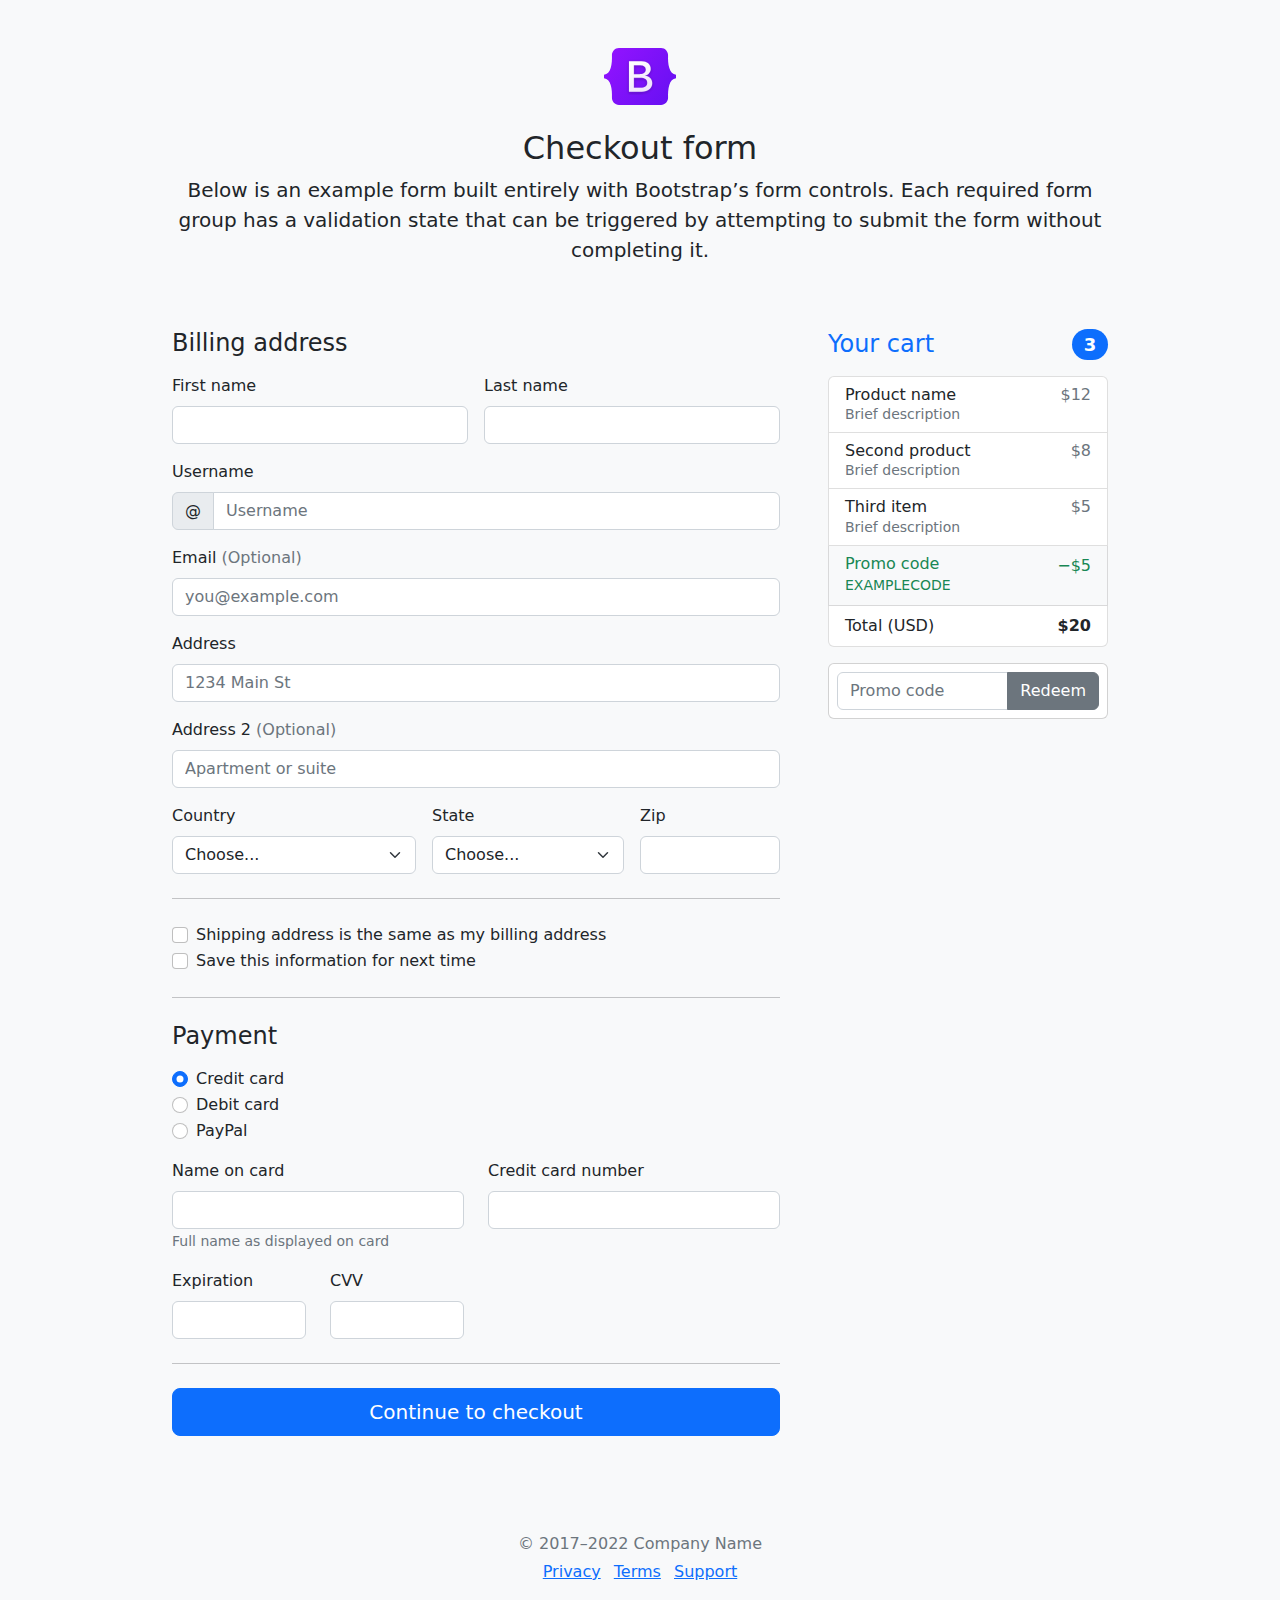
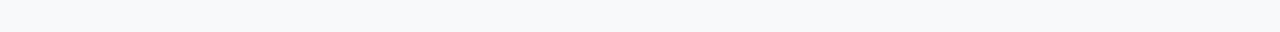
<file: WebContent/sample/checkout/index.html>
<!doctype html>
<html lang="en">
  <head>
    <meta charset="utf-8">
    <meta name="viewport" content="width=device-width, initial-scale=1">
    <meta name="description" content="">
    <meta name="author" content="Mark Otto, Jacob Thornton, and Bootstrap contributors">
    <meta name="generator" content="Hugo 0.104.2">
    <title>Checkout example · Bootstrap v5.2</title>

    <link rel="canonical" href="https://getbootstrap.com/docs/5.2/examples/checkout/">

    

    

<link href="../assets/dist/css/bootstrap.min.css" rel="stylesheet">

    <style>
      .bd-placeholder-img {
        font-size: 1.125rem;
        text-anchor: middle;
        -webkit-user-select: none;
        -moz-user-select: none;
        user-select: none;
      }

      @media (min-width: 768px) {
        .bd-placeholder-img-lg {
          font-size: 3.5rem;
        }
      }

      .b-example-divider {
        height: 3rem;
        background-color: rgba(0, 0, 0, .1);
        border: solid rgba(0, 0, 0, .15);
        border-width: 1px 0;
        box-shadow: inset 0 .5em 1.5em rgba(0, 0, 0, .1), inset 0 .125em .5em rgba(0, 0, 0, .15);
      }

      .b-example-vr {
        flex-shrink: 0;
        width: 1.5rem;
        height: 100vh;
      }

      .bi {
        vertical-align: -.125em;
        fill: currentColor;
      }

      .nav-scroller {
        position: relative;
        z-index: 2;
        height: 2.75rem;
        overflow-y: hidden;
      }

      .nav-scroller .nav {
        display: flex;
        flex-wrap: nowrap;
        padding-bottom: 1rem;
        margin-top: -1px;
        overflow-x: auto;
        text-align: center;
        white-space: nowrap;
        -webkit-overflow-scrolling: touch;
      }
    </style>

    
    <!-- Custom styles for this template -->
    <link href="form-validation.css" rel="stylesheet">
  </head>
  <body class="bg-light">
    
<div class="container">
  <main>
    <div class="py-5 text-center">
      <img class="d-block mx-auto mb-4" src="../assets/brand/bootstrap-logo.svg" alt="" width="72" height="57">
      <h2>Checkout form</h2>
      <p class="lead">Below is an example form built entirely with Bootstrap’s form controls. Each required form group has a validation state that can be triggered by attempting to submit the form without completing it.</p>
    </div>

    <div class="row g-5">
      <div class="col-md-5 col-lg-4 order-md-last">
        <h4 class="d-flex justify-content-between align-items-center mb-3">
          <span class="text-primary">Your cart</span>
          <span class="badge bg-primary rounded-pill">3</span>
        </h4>
        <ul class="list-group mb-3">
          <li class="list-group-item d-flex justify-content-between lh-sm">
            <div>
              <h6 class="my-0">Product name</h6>
              <small class="text-muted">Brief description</small>
            </div>
            <span class="text-muted">$12</span>
          </li>
          <li class="list-group-item d-flex justify-content-between lh-sm">
            <div>
              <h6 class="my-0">Second product</h6>
              <small class="text-muted">Brief description</small>
            </div>
            <span class="text-muted">$8</span>
          </li>
          <li class="list-group-item d-flex justify-content-between lh-sm">
            <div>
              <h6 class="my-0">Third item</h6>
              <small class="text-muted">Brief description</small>
            </div>
            <span class="text-muted">$5</span>
          </li>
          <li class="list-group-item d-flex justify-content-between bg-light">
            <div class="text-success">
              <h6 class="my-0">Promo code</h6>
              <small>EXAMPLECODE</small>
            </div>
            <span class="text-success">−$5</span>
          </li>
          <li class="list-group-item d-flex justify-content-between">
            <span>Total (USD)</span>
            <strong>$20</strong>
          </li>
        </ul>

        <form class="card p-2">
          <div class="input-group">
            <input type="text" class="form-control" placeholder="Promo code">
            <button type="submit" class="btn btn-secondary">Redeem</button>
          </div>
        </form>
      </div>
      <div class="col-md-7 col-lg-8">
        <h4 class="mb-3">Billing address</h4>
        <form class="needs-validation" novalidate>
          <div class="row g-3">
            <div class="col-sm-6">
              <label for="firstName" class="form-label">First name</label>
              <input type="text" class="form-control" id="firstName" placeholder="" value="" required>
              <div class="invalid-feedback">
                Valid first name is required.
              </div>
            </div>

            <div class="col-sm-6">
              <label for="lastName" class="form-label">Last name</label>
              <input type="text" class="form-control" id="lastName" placeholder="" value="" required>
              <div class="invalid-feedback">
                Valid last name is required.
              </div>
            </div>

            <div class="col-12">
              <label for="username" class="form-label">Username</label>
              <div class="input-group has-validation">
                <span class="input-group-text">@</span>
                <input type="text" class="form-control" id="username" placeholder="Username" required>
              <div class="invalid-feedback">
                  Your username is required.
                </div>
              </div>
            </div>

            <div class="col-12">
              <label for="email" class="form-label">Email <span class="text-muted">(Optional)</span></label>
              <input type="email" class="form-control" id="email" placeholder="you@example.com">
              <div class="invalid-feedback">
                Please enter a valid email address for shipping updates.
              </div>
            </div>

            <div class="col-12">
              <label for="address" class="form-label">Address</label>
              <input type="text" class="form-control" id="address" placeholder="1234 Main St" required>
              <div class="invalid-feedback">
                Please enter your shipping address.
              </div>
            </div>

            <div class="col-12">
              <label for="address2" class="form-label">Address 2 <span class="text-muted">(Optional)</span></label>
              <input type="text" class="form-control" id="address2" placeholder="Apartment or suite">
            </div>

            <div class="col-md-5">
              <label for="country" class="form-label">Country</label>
              <select class="form-select" id="country" required>
                <option value="">Choose...</option>
                <option>United States</option>
              </select>
              <div class="invalid-feedback">
                Please select a valid country.
              </div>
            </div>

            <div class="col-md-4">
              <label for="state" class="form-label">State</label>
              <select class="form-select" id="state" required>
                <option value="">Choose...</option>
                <option>California</option>
              </select>
              <div class="invalid-feedback">
                Please provide a valid state.
              </div>
            </div>

            <div class="col-md-3">
              <label for="zip" class="form-label">Zip</label>
              <input type="text" class="form-control" id="zip" placeholder="" required>
              <div class="invalid-feedback">
                Zip code required.
              </div>
            </div>
          </div>

          <hr class="my-4">

          <div class="form-check">
            <input type="checkbox" class="form-check-input" id="same-address">
            <label class="form-check-label" for="same-address">Shipping address is the same as my billing address</label>
          </div>

          <div class="form-check">
            <input type="checkbox" class="form-check-input" id="save-info">
            <label class="form-check-label" for="save-info">Save this information for next time</label>
          </div>

          <hr class="my-4">

          <h4 class="mb-3">Payment</h4>

          <div class="my-3">
            <div class="form-check">
              <input id="credit" name="paymentMethod" type="radio" class="form-check-input" checked required>
              <label class="form-check-label" for="credit">Credit card</label>
            </div>
            <div class="form-check">
              <input id="debit" name="paymentMethod" type="radio" class="form-check-input" required>
              <label class="form-check-label" for="debit">Debit card</label>
            </div>
            <div class="form-check">
              <input id="paypal" name="paymentMethod" type="radio" class="form-check-input" required>
              <label class="form-check-label" for="paypal">PayPal</label>
            </div>
          </div>

          <div class="row gy-3">
            <div class="col-md-6">
              <label for="cc-name" class="form-label">Name on card</label>
              <input type="text" class="form-control" id="cc-name" placeholder="" required>
              <small class="text-muted">Full name as displayed on card</small>
              <div class="invalid-feedback">
                Name on card is required
              </div>
            </div>

            <div class="col-md-6">
              <label for="cc-number" class="form-label">Credit card number</label>
              <input type="text" class="form-control" id="cc-number" placeholder="" required>
              <div class="invalid-feedback">
                Credit card number is required
              </div>
            </div>

            <div class="col-md-3">
              <label for="cc-expiration" class="form-label">Expiration</label>
              <input type="text" class="form-control" id="cc-expiration" placeholder="" required>
              <div class="invalid-feedback">
                Expiration date required
              </div>
            </div>

            <div class="col-md-3">
              <label for="cc-cvv" class="form-label">CVV</label>
              <input type="text" class="form-control" id="cc-cvv" placeholder="" required>
              <div class="invalid-feedback">
                Security code required
              </div>
            </div>
          </div>

          <hr class="my-4">

          <button class="w-100 btn btn-primary btn-lg" type="submit">Continue to checkout</button>
        </form>
      </div>
    </div>
  </main>

  <footer class="my-5 pt-5 text-muted text-center text-small">
    <p class="mb-1">&copy; 2017–2022 Company Name</p>
    <ul class="list-inline">
      <li class="list-inline-item"><a href="#">Privacy</a></li>
      <li class="list-inline-item"><a href="#">Terms</a></li>
      <li class="list-inline-item"><a href="#">Support</a></li>
    </ul>
  </footer>
</div>


    <script src="../assets/dist/js/bootstrap.bundle.min.js"></script>

      <script src="form-validation.js"></script>
  </body>
</html>
</file>
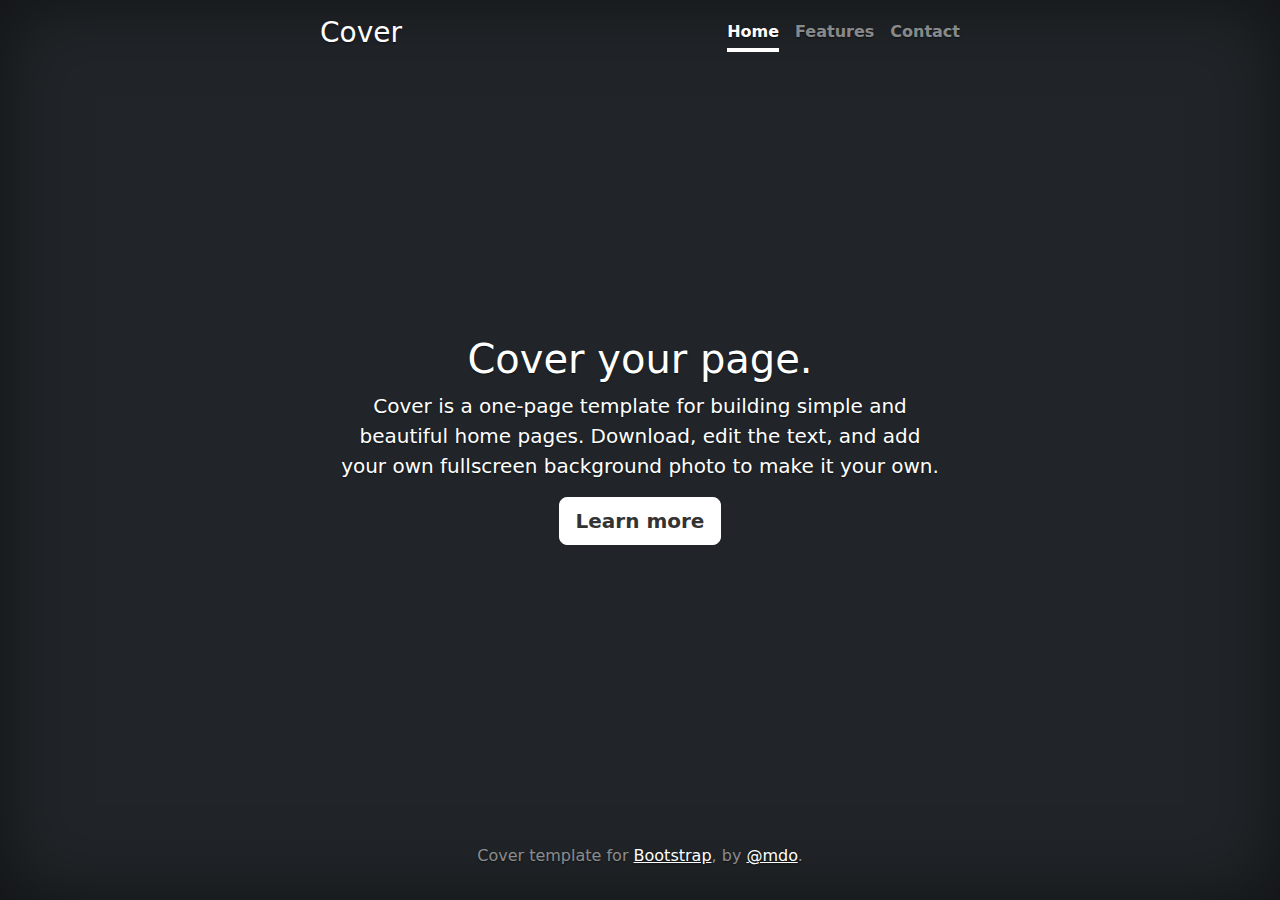
<file: WebContent/sample/cover/index.html>
<!doctype html>
<html lang="en" class="h-100">
  <head>
    <meta charset="utf-8">
    <meta name="viewport" content="width=device-width, initial-scale=1">
    <meta name="description" content="">
    <meta name="author" content="Mark Otto, Jacob Thornton, and Bootstrap contributors">
    <meta name="generator" content="Hugo 0.104.2">
    <title>Cover Template · Bootstrap v5.2</title>

    <link rel="canonical" href="https://getbootstrap.com/docs/5.2/examples/cover/">

    

    

<link href="../assets/dist/css/bootstrap.min.css" rel="stylesheet">

    <style>
      .bd-placeholder-img {
        font-size: 1.125rem;
        text-anchor: middle;
        -webkit-user-select: none;
        -moz-user-select: none;
        user-select: none;
      }

      @media (min-width: 768px) {
        .bd-placeholder-img-lg {
          font-size: 3.5rem;
        }
      }

      .b-example-divider {
        height: 3rem;
        background-color: rgba(0, 0, 0, .1);
        border: solid rgba(0, 0, 0, .15);
        border-width: 1px 0;
        box-shadow: inset 0 .5em 1.5em rgba(0, 0, 0, .1), inset 0 .125em .5em rgba(0, 0, 0, .15);
      }

      .b-example-vr {
        flex-shrink: 0;
        width: 1.5rem;
        height: 100vh;
      }

      .bi {
        vertical-align: -.125em;
        fill: currentColor;
      }

      .nav-scroller {
        position: relative;
        z-index: 2;
        height: 2.75rem;
        overflow-y: hidden;
      }

      .nav-scroller .nav {
        display: flex;
        flex-wrap: nowrap;
        padding-bottom: 1rem;
        margin-top: -1px;
        overflow-x: auto;
        text-align: center;
        white-space: nowrap;
        -webkit-overflow-scrolling: touch;
      }
    </style>

    
    <!-- Custom styles for this template -->
    <link href="cover.css" rel="stylesheet">
  </head>
  <body class="d-flex h-100 text-center text-bg-dark">
    
<div class="cover-container d-flex w-100 h-100 p-3 mx-auto flex-column">
  <header class="mb-auto">
    <div>
      <h3 class="float-md-start mb-0">Cover</h3>
      <nav class="nav nav-masthead justify-content-center float-md-end">
        <a class="nav-link fw-bold py-1 px-0 active" aria-current="page" href="#">Home</a>
        <a class="nav-link fw-bold py-1 px-0" href="#">Features</a>
        <a class="nav-link fw-bold py-1 px-0" href="#">Contact</a>
      </nav>
    </div>
  </header>

  <main class="px-3">
    <h1>Cover your page.</h1>
    <p class="lead">Cover is a one-page template for building simple and beautiful home pages. Download, edit the text, and add your own fullscreen background photo to make it your own.</p>
    <p class="lead">
      <a href="#" class="btn btn-lg btn-secondary fw-bold border-white bg-white">Learn more</a>
    </p>
  </main>

  <footer class="mt-auto text-white-50">
    <p>Cover template for <a href="https://getbootstrap.com/" class="text-white">Bootstrap</a>, by <a href="https://twitter.com/mdo" class="text-white">@mdo</a>.</p>
  </footer>
</div>


    
  </body>
</html>
</file>
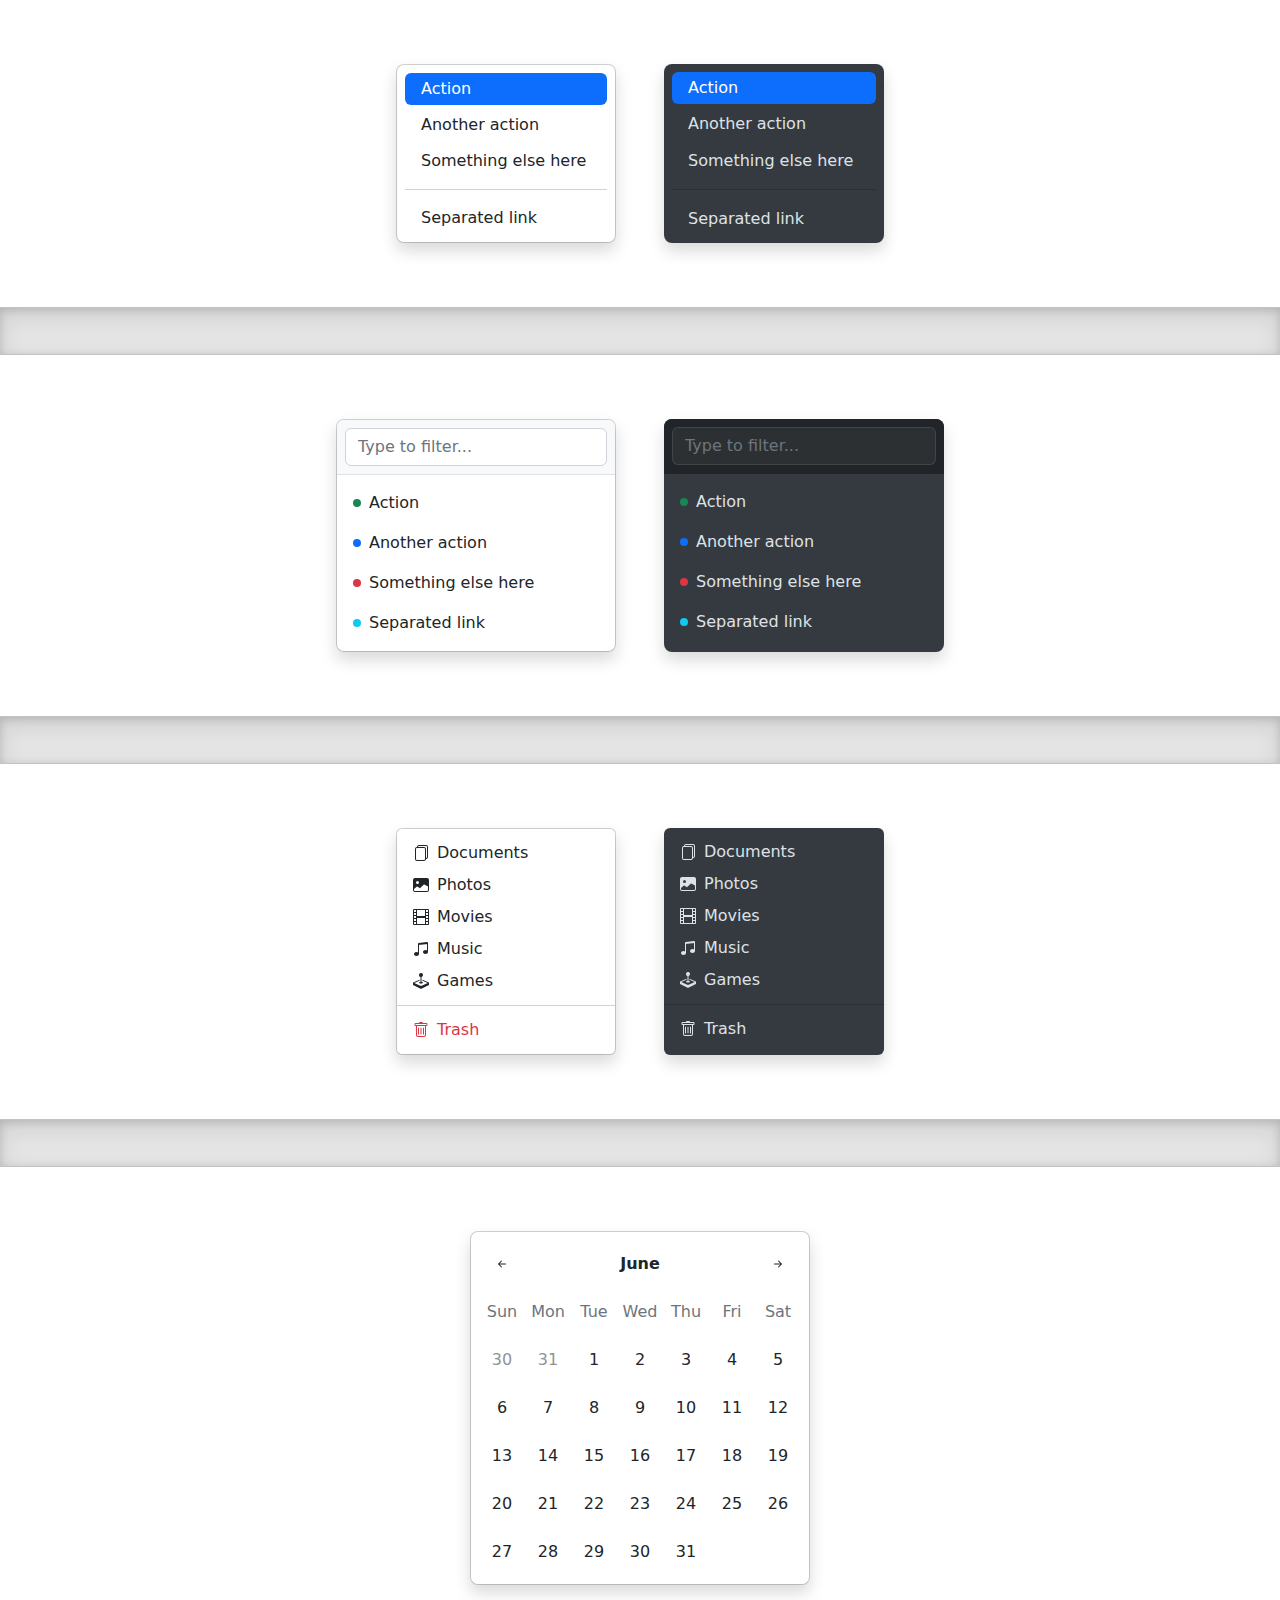
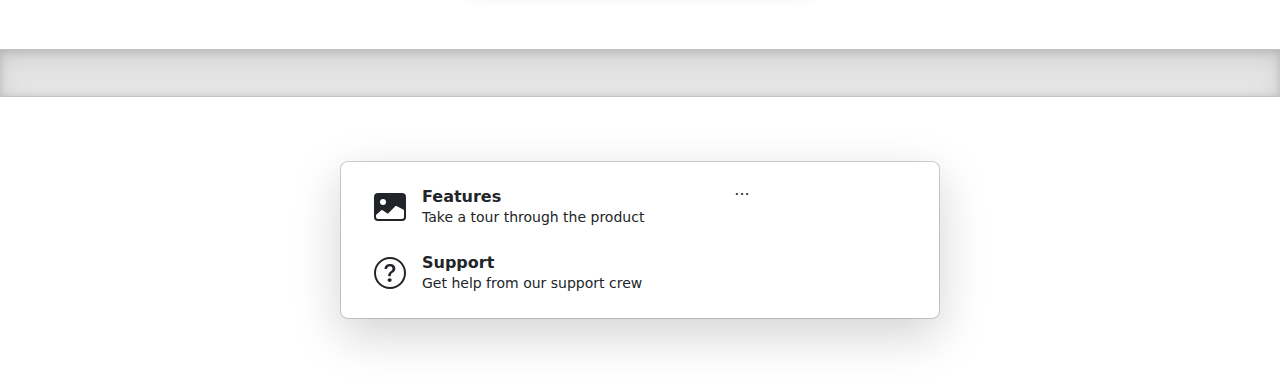
<file: WebContent/sample/dropdowns/index.html>
<!doctype html>
<html lang="en">
  <head>
    <meta charset="utf-8">
    <meta name="viewport" content="width=device-width, initial-scale=1">
    <meta name="description" content="">
    <meta name="author" content="Mark Otto, Jacob Thornton, and Bootstrap contributors">
    <meta name="generator" content="Hugo 0.104.2">
    <title>Dropdowns · Bootstrap v5.2</title>

    <link rel="canonical" href="https://getbootstrap.com/docs/5.2/examples/dropdowns/">

    

    

<link href="../assets/dist/css/bootstrap.min.css" rel="stylesheet">

    <style>
      .bd-placeholder-img {
        font-size: 1.125rem;
        text-anchor: middle;
        -webkit-user-select: none;
        -moz-user-select: none;
        user-select: none;
      }

      @media (min-width: 768px) {
        .bd-placeholder-img-lg {
          font-size: 3.5rem;
        }
      }

      .b-example-divider {
        height: 3rem;
        background-color: rgba(0, 0, 0, .1);
        border: solid rgba(0, 0, 0, .15);
        border-width: 1px 0;
        box-shadow: inset 0 .5em 1.5em rgba(0, 0, 0, .1), inset 0 .125em .5em rgba(0, 0, 0, .15);
      }

      .b-example-vr {
        flex-shrink: 0;
        width: 1.5rem;
        height: 100vh;
      }

      .bi {
        vertical-align: -.125em;
        fill: currentColor;
      }

      .nav-scroller {
        position: relative;
        z-index: 2;
        height: 2.75rem;
        overflow-y: hidden;
      }

      .nav-scroller .nav {
        display: flex;
        flex-wrap: nowrap;
        padding-bottom: 1rem;
        margin-top: -1px;
        overflow-x: auto;
        text-align: center;
        white-space: nowrap;
        -webkit-overflow-scrolling: touch;
      }
    </style>

    
    <!-- Custom styles for this template -->
    <link href="dropdowns.css" rel="stylesheet">
  </head>
  <body>
    
<svg xmlns="http://www.w3.org/2000/svg" style="display: none;">
  <symbol id="bootstrap" viewBox="0 0 118 94">
    <title>Bootstrap</title>
    <path fill-rule="evenodd" clip-rule="evenodd" d="M24.509 0c-6.733 0-11.715 5.893-11.492 12.284.214 6.14-.064 14.092-2.066 20.577C8.943 39.365 5.547 43.485 0 44.014v5.972c5.547.529 8.943 4.649 10.951 11.153 2.002 6.485 2.28 14.437 2.066 20.577C12.794 88.106 17.776 94 24.51 94H93.5c6.733 0 11.714-5.893 11.491-12.284-.214-6.14.064-14.092 2.066-20.577 2.009-6.504 5.396-10.624 10.943-11.153v-5.972c-5.547-.529-8.934-4.649-10.943-11.153-2.002-6.484-2.28-14.437-2.066-20.577C105.214 5.894 100.233 0 93.5 0H24.508zM80 57.863C80 66.663 73.436 72 62.543 72H44a2 2 0 01-2-2V24a2 2 0 012-2h18.437c9.083 0 15.044 4.92 15.044 12.474 0 5.302-4.01 10.049-9.119 10.88v.277C75.317 46.394 80 51.21 80 57.863zM60.521 28.34H49.948v14.934h8.905c6.884 0 10.68-2.772 10.68-7.727 0-4.643-3.264-7.207-9.012-7.207zM49.948 49.2v16.458H60.91c7.167 0 10.964-2.876 10.964-8.281 0-5.406-3.903-8.178-11.425-8.178H49.948z"></path>
  </symbol>

  <symbol id="exclamation-triangle-fill" viewBox="0 0 16 16">
    <path d="M8.982 1.566a1.13 1.13 0 0 0-1.96 0L.165 13.233c-.457.778.091 1.767.98 1.767h13.713c.889 0 1.438-.99.98-1.767L8.982 1.566zM8 5c.535 0 .954.462.9.995l-.35 3.507a.552.552 0 0 1-1.1 0L7.1 5.995A.905.905 0 0 1 8 5zm.002 6a1 1 0 1 1 0 2 1 1 0 0 1 0-2z"/>
  </symbol>

  <symbol id="check2" viewBox="0 0 16 16">
    <path d="M13.854 3.646a.5.5 0 0 1 0 .708l-7 7a.5.5 0 0 1-.708 0l-3.5-3.5a.5.5 0 1 1 .708-.708L6.5 10.293l6.646-6.647a.5.5 0 0 1 .708 0z"/>
  </symbol>

  <symbol id="check2-circle" viewBox="0 0 16 16">
    <path d="M2.5 8a5.5 5.5 0 0 1 8.25-4.764.5.5 0 0 0 .5-.866A6.5 6.5 0 1 0 14.5 8a.5.5 0 0 0-1 0 5.5 5.5 0 1 1-11 0z"/>
    <path d="M15.354 3.354a.5.5 0 0 0-.708-.708L8 9.293 5.354 6.646a.5.5 0 1 0-.708.708l3 3a.5.5 0 0 0 .708 0l7-7z"/>
  </symbol>

  <symbol id="bookmark-star" viewBox="0 0 16 16">
    <path d="M7.84 4.1a.178.178 0 0 1 .32 0l.634 1.285a.178.178 0 0 0 .134.098l1.42.206c.145.021.204.2.098.303L9.42 6.993a.178.178 0 0 0-.051.158l.242 1.414a.178.178 0 0 1-.258.187l-1.27-.668a.178.178 0 0 0-.165 0l-1.27.668a.178.178 0 0 1-.257-.187l.242-1.414a.178.178 0 0 0-.05-.158l-1.03-1.001a.178.178 0 0 1 .098-.303l1.42-.206a.178.178 0 0 0 .134-.098L7.84 4.1z"/>
    <path d="M2 2a2 2 0 0 1 2-2h8a2 2 0 0 1 2 2v13.5a.5.5 0 0 1-.777.416L8 13.101l-5.223 2.815A.5.5 0 0 1 2 15.5V2zm2-1a1 1 0 0 0-1 1v12.566l4.723-2.482a.5.5 0 0 1 .554 0L13 14.566V2a1 1 0 0 0-1-1H4z"/>
  </symbol>

  <symbol id="grid-fill" viewBox="0 0 16 16">
    <path d="M1 2.5A1.5 1.5 0 0 1 2.5 1h3A1.5 1.5 0 0 1 7 2.5v3A1.5 1.5 0 0 1 5.5 7h-3A1.5 1.5 0 0 1 1 5.5v-3zm8 0A1.5 1.5 0 0 1 10.5 1h3A1.5 1.5 0 0 1 15 2.5v3A1.5 1.5 0 0 1 13.5 7h-3A1.5 1.5 0 0 1 9 5.5v-3zm-8 8A1.5 1.5 0 0 1 2.5 9h3A1.5 1.5 0 0 1 7 10.5v3A1.5 1.5 0 0 1 5.5 15h-3A1.5 1.5 0 0 1 1 13.5v-3zm8 0A1.5 1.5 0 0 1 10.5 9h3a1.5 1.5 0 0 1 1.5 1.5v3a1.5 1.5 0 0 1-1.5 1.5h-3A1.5 1.5 0 0 1 9 13.5v-3z"/>
  </symbol>

  <symbol id="stars" viewBox="0 0 16 16">
    <path d="M7.657 6.247c.11-.33.576-.33.686 0l.645 1.937a2.89 2.89 0 0 0 1.829 1.828l1.936.645c.33.11.33.576 0 .686l-1.937.645a2.89 2.89 0 0 0-1.828 1.829l-.645 1.936a.361.361 0 0 1-.686 0l-.645-1.937a2.89 2.89 0 0 0-1.828-1.828l-1.937-.645a.361.361 0 0 1 0-.686l1.937-.645a2.89 2.89 0 0 0 1.828-1.828l.645-1.937zM3.794 1.148a.217.217 0 0 1 .412 0l.387 1.162c.173.518.579.924 1.097 1.097l1.162.387a.217.217 0 0 1 0 .412l-1.162.387A1.734 1.734 0 0 0 4.593 5.69l-.387 1.162a.217.217 0 0 1-.412 0L3.407 5.69A1.734 1.734 0 0 0 2.31 4.593l-1.162-.387a.217.217 0 0 1 0-.412l1.162-.387A1.734 1.734 0 0 0 3.407 2.31l.387-1.162zM10.863.099a.145.145 0 0 1 .274 0l.258.774c.115.346.386.617.732.732l.774.258a.145.145 0 0 1 0 .274l-.774.258a1.156 1.156 0 0 0-.732.732l-.258.774a.145.145 0 0 1-.274 0l-.258-.774a1.156 1.156 0 0 0-.732-.732L9.1 2.137a.145.145 0 0 1 0-.274l.774-.258c.346-.115.617-.386.732-.732L10.863.1z"/>
  </symbol>

  <symbol id="film" viewBox="0 0 16 16">
    <path d="M0 1a1 1 0 0 1 1-1h14a1 1 0 0 1 1 1v14a1 1 0 0 1-1 1H1a1 1 0 0 1-1-1V1zm4 0v6h8V1H4zm8 8H4v6h8V9zM1 1v2h2V1H1zm2 3H1v2h2V4zM1 7v2h2V7H1zm2 3H1v2h2v-2zm-2 3v2h2v-2H1zM15 1h-2v2h2V1zm-2 3v2h2V4h-2zm2 3h-2v2h2V7zm-2 3v2h2v-2h-2zm2 3h-2v2h2v-2z"/>
  </symbol>

  <symbol id="joystick" viewBox="0 0 16 16">
    <path d="M10 2a2 2 0 0 1-1.5 1.937v5.087c.863.083 1.5.377 1.5.726 0 .414-.895.75-2 .75s-2-.336-2-.75c0-.35.637-.643 1.5-.726V3.937A2 2 0 1 1 10 2z"/>
    <path d="M0 9.665v1.717a1 1 0 0 0 .553.894l6.553 3.277a2 2 0 0 0 1.788 0l6.553-3.277a1 1 0 0 0 .553-.894V9.665c0-.1-.06-.19-.152-.23L9.5 6.715v.993l5.227 2.178a.125.125 0 0 1 .001.23l-5.94 2.546a2 2 0 0 1-1.576 0l-5.94-2.546a.125.125 0 0 1 .001-.23L6.5 7.708l-.013-.988L.152 9.435a.25.25 0 0 0-.152.23z"/>
  </symbol>

  <symbol id="music-note-beamed" viewBox="0 0 16 16">
    <path d="M6 13c0 1.105-1.12 2-2.5 2S1 14.105 1 13c0-1.104 1.12-2 2.5-2s2.5.896 2.5 2zm9-2c0 1.105-1.12 2-2.5 2s-2.5-.895-2.5-2 1.12-2 2.5-2 2.5.895 2.5 2z"/>
    <path fill-rule="evenodd" d="M14 11V2h1v9h-1zM6 3v10H5V3h1z"/>
    <path d="M5 2.905a1 1 0 0 1 .9-.995l8-.8a1 1 0 0 1 1.1.995V3L5 4V2.905z"/>
  </symbol>

  <symbol id="files" viewBox="0 0 16 16">
    <path d="M13 0H6a2 2 0 0 0-2 2 2 2 0 0 0-2 2v10a2 2 0 0 0 2 2h7a2 2 0 0 0 2-2 2 2 0 0 0 2-2V2a2 2 0 0 0-2-2zm0 13V4a2 2 0 0 0-2-2H5a1 1 0 0 1 1-1h7a1 1 0 0 1 1 1v10a1 1 0 0 1-1 1zM3 4a1 1 0 0 1 1-1h7a1 1 0 0 1 1 1v10a1 1 0 0 1-1 1H4a1 1 0 0 1-1-1V4z"/>
  </symbol>

  <symbol id="image-fill" viewBox="0 0 16 16">
    <path d="M.002 3a2 2 0 0 1 2-2h12a2 2 0 0 1 2 2v10a2 2 0 0 1-2 2h-12a2 2 0 0 1-2-2V3zm1 9v1a1 1 0 0 0 1 1h12a1 1 0 0 0 1-1V9.5l-3.777-1.947a.5.5 0 0 0-.577.093l-3.71 3.71-2.66-1.772a.5.5 0 0 0-.63.062L1.002 12zm5-6.5a1.5 1.5 0 1 0-3 0 1.5 1.5 0 0 0 3 0z"/>
  </symbol>

  <symbol id="trash" viewBox="0 0 16 16">
    <path d="M5.5 5.5A.5.5 0 0 1 6 6v6a.5.5 0 0 1-1 0V6a.5.5 0 0 1 .5-.5zm2.5 0a.5.5 0 0 1 .5.5v6a.5.5 0 0 1-1 0V6a.5.5 0 0 1 .5-.5zm3 .5a.5.5 0 0 0-1 0v6a.5.5 0 0 0 1 0V6z"/>
    <path fill-rule="evenodd" d="M14.5 3a1 1 0 0 1-1 1H13v9a2 2 0 0 1-2 2H5a2 2 0 0 1-2-2V4h-.5a1 1 0 0 1-1-1V2a1 1 0 0 1 1-1H6a1 1 0 0 1 1-1h2a1 1 0 0 1 1 1h3.5a1 1 0 0 1 1 1v1zM4.118 4 4 4.059V13a1 1 0 0 0 1 1h6a1 1 0 0 0 1-1V4.059L11.882 4H4.118zM2.5 3V2h11v1h-11z"/>
  </symbol>

  <symbol id="question-circle" viewBox="0 0 16 16">
    <path d="M8 15A7 7 0 1 1 8 1a7 7 0 0 1 0 14zm0 1A8 8 0 1 0 8 0a8 8 0 0 0 0 16z"/>
    <path d="M5.255 5.786a.237.237 0 0 0 .241.247h.825c.138 0 .248-.113.266-.25.09-.656.54-1.134 1.342-1.134.686 0 1.314.343 1.314 1.168 0 .635-.374.927-.965 1.371-.673.489-1.206 1.06-1.168 1.987l.003.217a.25.25 0 0 0 .25.246h.811a.25.25 0 0 0 .25-.25v-.105c0-.718.273-.927 1.01-1.486.609-.463 1.244-.977 1.244-2.056 0-1.511-1.276-2.241-2.673-2.241-1.267 0-2.655.59-2.75 2.286zm1.557 5.763c0 .533.425.927 1.01.927.609 0 1.028-.394 1.028-.927 0-.552-.42-.94-1.029-.94-.584 0-1.009.388-1.009.94z"/>
  </symbol>

  <symbol id="arrow-left-short" viewBox="0 0 16 16">
    <path fill-rule="evenodd" d="M12 8a.5.5 0 0 1-.5.5H5.707l2.147 2.146a.5.5 0 0 1-.708.708l-3-3a.5.5 0 0 1 0-.708l3-3a.5.5 0 1 1 .708.708L5.707 7.5H11.5a.5.5 0 0 1 .5.5z"/>
  </symbol>

  <symbol id="arrow-right-short" viewBox="0 0 16 16">
    <path fill-rule="evenodd" d="M4 8a.5.5 0 0 1 .5-.5h5.793L8.146 5.354a.5.5 0 1 1 .708-.708l3 3a.5.5 0 0 1 0 .708l-3 3a.5.5 0 0 1-.708-.708L10.293 8.5H4.5A.5.5 0 0 1 4 8z"/>
  </symbol>
</svg>

<div class="d-flex gap-5 justify-content-center">
  <ul class="dropdown-menu position-static d-grid gap-1 p-2 rounded-3 mx-0 shadow w-220px">
    <li><a class="dropdown-item rounded-2 active" href="#">Action</a></li>
    <li><a class="dropdown-item rounded-2" href="#">Another action</a></li>
    <li><a class="dropdown-item rounded-2" href="#">Something else here</a></li>
    <li><hr class="dropdown-divider"></li>
    <li><a class="dropdown-item rounded-2" href="#">Separated link</a></li>
  </ul>
  <ul class="dropdown-menu dropdown-menu-dark position-static d-grid gap-1 p-2 rounded-3 mx-0 border-0 shadow w-220px">
    <li><a class="dropdown-item rounded-2 active" href="#">Action</a></li>
    <li><a class="dropdown-item rounded-2" href="#">Another action</a></li>
    <li><a class="dropdown-item rounded-2" href="#">Something else here</a></li>
    <li><hr class="dropdown-divider"></li>
    <li><a class="dropdown-item rounded-2" href="#">Separated link</a></li>
  </ul>
</div>

<div class="b-example-divider"></div>

<div class="d-flex gap-5 justify-content-center">
  <div class="dropdown-menu d-block position-static pt-0 mx-0 rounded-3 shadow overflow-hidden w-280px">
    <form class="p-2 mb-2 bg-light border-bottom">
      <input type="search" class="form-control" autocomplete="false" placeholder="Type to filter...">
    </form>
    <ul class="list-unstyled mb-0">
      <li><a class="dropdown-item d-flex align-items-center gap-2 py-2" href="#">
        <span class="d-inline-block bg-success rounded-circle p-1"></span>
        Action
      </a></li>
      <li><a class="dropdown-item d-flex align-items-center gap-2 py-2" href="#">
        <span class="d-inline-block bg-primary rounded-circle p-1"></span>
        Another action
      </a></li>
      <li><a class="dropdown-item d-flex align-items-center gap-2 py-2" href="#">
        <span class="d-inline-block bg-danger rounded-circle p-1"></span>
        Something else here
      </a></li>
      <li><a class="dropdown-item d-flex align-items-center gap-2 py-2" href="#">
        <span class="d-inline-block bg-info rounded-circle p-1"></span>
        Separated link
      </a></li>
    </ul>
  </div>

  <div class="dropdown-menu dropdown-menu-dark d-block position-static border-0 pt-0 mx-0 rounded-3 shadow overflow-hidden w-280px">
    <form class="p-2 mb-2 bg-dark border-bottom border-dark">
      <input type="search" class="form-control form-control-dark" autocomplete="false" placeholder="Type to filter...">
    </form>
    <ul class="list-unstyled mb-0">
      <li><a class="dropdown-item d-flex align-items-center gap-2 py-2" href="#">
        <span class="d-inline-block bg-success rounded-circle p-1"></span>
        Action
      </a></li>
      <li><a class="dropdown-item d-flex align-items-center gap-2 py-2" href="#">
        <span class="d-inline-block bg-primary rounded-circle p-1"></span>
        Another action
      </a></li>
      <li><a class="dropdown-item d-flex align-items-center gap-2 py-2" href="#">
        <span class="d-inline-block bg-danger rounded-circle p-1"></span>
        Something else here
      </a></li>
      <li><a class="dropdown-item d-flex align-items-center gap-2 py-2" href="#">
        <span class="d-inline-block bg-info rounded-circle p-1"></span>
        Separated link
      </a></li>
    </ul>
  </div>
</div>

<div class="b-example-divider"></div>

<div class="d-flex gap-5 justify-content-center">
  <ul class="dropdown-menu d-block position-static mx-0 shadow w-220px">
    <li>
      <a class="dropdown-item d-flex gap-2 align-items-center" href="#">
        <svg class="bi" width="16" height="16"><use xlink:href="#files"/></svg>
        Documents
      </a>
    </li>
    <li>
      <a class="dropdown-item d-flex gap-2 align-items-center" href="#">
        <svg class="bi" width="16" height="16"><use xlink:href="#image-fill"/></svg>
        Photos
      </a>
    </li>
    <li>
      <a class="dropdown-item d-flex gap-2 align-items-center" href="#">
        <svg class="bi" width="16" height="16"><use xlink:href="#film"/></svg>
        Movies
      </a>
    </li>
    <li>
      <a class="dropdown-item d-flex gap-2 align-items-center" href="#">
        <svg class="bi" width="16" height="16"><use xlink:href="#music-note-beamed"/></svg>
        Music
      </a>
    </li>
    <li>
      <a class="dropdown-item d-flex gap-2 align-items-center" href="#">
        <svg class="bi" width="16" height="16"><use xlink:href="#joystick"/></svg>
        Games
      </a>
    </li>
    <li><hr class="dropdown-divider"></li>
    <li>
      <a class="dropdown-item dropdown-item-danger d-flex gap-2 align-items-center" href="#">
        <svg class="bi" width="16" height="16"><use xlink:href="#trash"/></svg>
        Trash
      </a>
    </li>
  </ul>
  <ul class="dropdown-menu dropdown-menu-dark d-block position-static mx-0 border-0 shadow w-220px">
    <li>
      <a class="dropdown-item d-flex gap-2 align-items-center" href="#">
        <svg class="bi" width="16" height="16"><use xlink:href="#files"/></svg>
        Documents
      </a>
    </li>
    <li>
      <a class="dropdown-item d-flex gap-2 align-items-center" href="#">
        <svg class="bi" width="16" height="16"><use xlink:href="#image-fill"/></svg>
        Photos
      </a>
    </li>
    <li>
      <a class="dropdown-item d-flex gap-2 align-items-center" href="#">
        <svg class="bi" width="16" height="16"><use xlink:href="#film"/></svg>
        Movies
      </a>
    </li>
    <li>
      <a class="dropdown-item d-flex gap-2 align-items-center" href="#">
        <svg class="bi" width="16" height="16"><use xlink:href="#music-note-beamed"/></svg>
        Music
      </a>
    </li>
    <li>
      <a class="dropdown-item d-flex gap-2 align-items-center" href="#">
        <svg class="bi" width="16" height="16"><use xlink:href="#joystick"/></svg>
        Games
      </a>
    </li>
    <li><hr class="dropdown-divider"></li>
    <li>
      <a class="dropdown-item d-flex gap-2 align-items-center" href="#">
        <svg class="bi" width="16" height="16"><use xlink:href="#trash"/></svg>
        Trash
      </a>
    </li>
  </ul>
</div>

<div class="b-example-divider"></div>

<div class="dropdown-menu d-block position-static p-2 shadow rounded-3 w-340px">
  <div class="d-grid gap-1">
    <div class="cal">
      <div class="cal-month">
        <button class="btn cal-btn" type="button">
          <svg class="bi" width="16" height="16"><use xlink:href="#arrow-left-short"/></svg>
        </button>
        <strong class="cal-month-name">June</strong>
        <select class="form-select cal-month-name d-none">
          <option value="January">January</option>
          <option value="February">February</option>
          <option value="March">March</option>
          <option value="April">April</option>
          <option value="May">May</option>
          <option selected value="June">June</option>
          <option value="July">July</option>
          <option value="August">August</option>
          <option value="September">September</option>
          <option value="October">October</option>
          <option value="November">November</option>
          <option value="December">December</option>
        </select>
        <button class="btn cal-btn" type="button">
          <svg class="bi" width="16" height="16"><use xlink:href="#arrow-right-short"/></svg>
        </button>
      </div>
      <div class="cal-weekdays text-muted">
        <div class="cal-weekday">Sun</div>
        <div class="cal-weekday">Mon</div>
        <div class="cal-weekday">Tue</div>
        <div class="cal-weekday">Wed</div>
        <div class="cal-weekday">Thu</div>
        <div class="cal-weekday">Fri</div>
        <div class="cal-weekday">Sat</div>
      </div>
      <div class="cal-days">
        <button class="btn cal-btn" disabled type="button">30</button>
        <button class="btn cal-btn" disabled type="button">31</button>

        <button class="btn cal-btn" type="button">1</button>
        <button class="btn cal-btn" type="button">2</button>
        <button class="btn cal-btn" type="button">3</button>
        <button class="btn cal-btn" type="button">4</button>
        <button class="btn cal-btn" type="button">5</button>
        <button class="btn cal-btn" type="button">6</button>
        <button class="btn cal-btn" type="button">7</button>

        <button class="btn cal-btn" type="button">8</button>
        <button class="btn cal-btn" type="button">9</button>
        <button class="btn cal-btn" type="button">10</button>
        <button class="btn cal-btn" type="button">11</button>
        <button class="btn cal-btn" type="button">12</button>
        <button class="btn cal-btn" type="button">13</button>
        <button class="btn cal-btn" type="button">14</button>

        <button class="btn cal-btn" type="button">15</button>
        <button class="btn cal-btn" type="button">16</button>
        <button class="btn cal-btn" type="button">17</button>
        <button class="btn cal-btn" type="button">18</button>
        <button class="btn cal-btn" type="button">19</button>
        <button class="btn cal-btn" type="button">20</button>
        <button class="btn cal-btn" type="button">21</button>

        <button class="btn cal-btn" type="button">22</button>
        <button class="btn cal-btn" type="button">23</button>
        <button class="btn cal-btn" type="button">24</button>
        <button class="btn cal-btn" type="button">25</button>
        <button class="btn cal-btn" type="button">26</button>
        <button class="btn cal-btn" type="button">27</button>
        <button class="btn cal-btn" type="button">28</button>

        <button class="btn cal-btn" type="button">29</button>
        <button class="btn cal-btn" type="button">30</button>
        <button class="btn cal-btn" type="button">31</button>
      </div>
    </div>
  </div>
</div>

<div class="b-example-divider"></div>

<div class="dropdown-menu position-static d-flex align-items-stretch p-3 rounded-3 shadow-lg w-600px">
  <nav class="d-grid gap-2 col-8">
    <a href="#" class="btn btn-hover-light rounded-2 d-flex align-items-center gap-3 py-2 px-3 lh-sm text-start">
      <svg class="bi" width="32" height="32"><use xlink:href="#image-fill"/></svg>
      <div>
        <strong class="d-block">Features</strong>
        <small>Take a tour through the product</small>
      </div>
    </a>
    <a href="#" class="btn btn-hover-light rounded-2 d-flex align-items-center gap-3 py-2 px-3 lh-sm text-start">
      <svg class="bi" width="32" height="32"><use xlink:href="#question-circle"/></svg>
      <div>
        <strong class="d-block">Support</strong>
        <small>Get help from our support crew</small>
      </div>
    </a>
  </nav>
  <div class="col-4">
    ...
  </div>
</div>


    <script src="../assets/dist/js/bootstrap.bundle.min.js"></script>

      
  </body>
</html>
</file>
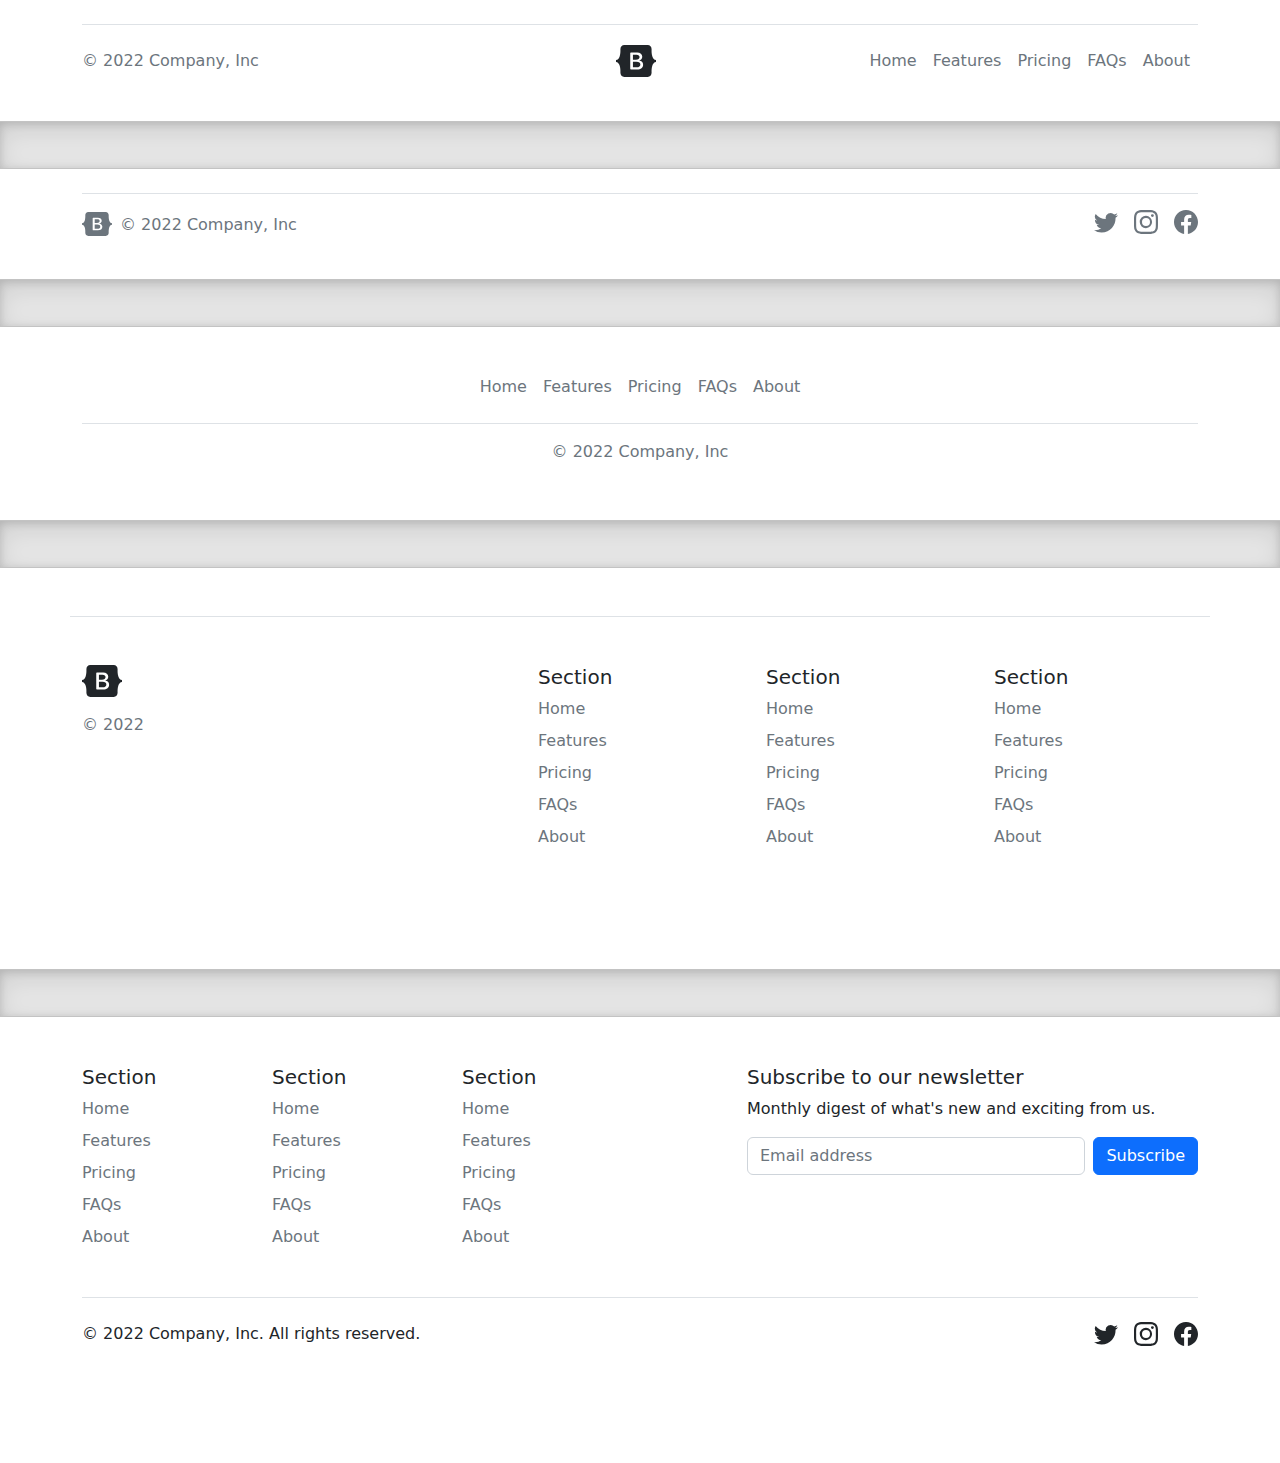
<file: WebContent/sample/footers/index.html>
<!doctype html>
<html lang="en">
  <head>
    <meta charset="utf-8">
    <meta name="viewport" content="width=device-width, initial-scale=1">
    <meta name="description" content="">
    <meta name="author" content="Mark Otto, Jacob Thornton, and Bootstrap contributors">
    <meta name="generator" content="Hugo 0.104.2">
    <title>Footers · Bootstrap v5.2</title>

    <link rel="canonical" href="https://getbootstrap.com/docs/5.2/examples/footers/">

    

    

<link href="../assets/dist/css/bootstrap.min.css" rel="stylesheet">

    <style>
      .bd-placeholder-img {
        font-size: 1.125rem;
        text-anchor: middle;
        -webkit-user-select: none;
        -moz-user-select: none;
        user-select: none;
      }

      @media (min-width: 768px) {
        .bd-placeholder-img-lg {
          font-size: 3.5rem;
        }
      }

      .b-example-divider {
        height: 3rem;
        background-color: rgba(0, 0, 0, .1);
        border: solid rgba(0, 0, 0, .15);
        border-width: 1px 0;
        box-shadow: inset 0 .5em 1.5em rgba(0, 0, 0, .1), inset 0 .125em .5em rgba(0, 0, 0, .15);
      }

      .b-example-vr {
        flex-shrink: 0;
        width: 1.5rem;
        height: 100vh;
      }

      .bi {
        vertical-align: -.125em;
        fill: currentColor;
      }

      .nav-scroller {
        position: relative;
        z-index: 2;
        height: 2.75rem;
        overflow-y: hidden;
      }

      .nav-scroller .nav {
        display: flex;
        flex-wrap: nowrap;
        padding-bottom: 1rem;
        margin-top: -1px;
        overflow-x: auto;
        text-align: center;
        white-space: nowrap;
        -webkit-overflow-scrolling: touch;
      }
    </style>

    
  </head>
  <body>
    
<svg xmlns="http://www.w3.org/2000/svg" style="display: none;">
  <symbol id="bootstrap" viewBox="0 0 118 94">
    <title>Bootstrap</title>
    <path fill-rule="evenodd" clip-rule="evenodd" d="M24.509 0c-6.733 0-11.715 5.893-11.492 12.284.214 6.14-.064 14.092-2.066 20.577C8.943 39.365 5.547 43.485 0 44.014v5.972c5.547.529 8.943 4.649 10.951 11.153 2.002 6.485 2.28 14.437 2.066 20.577C12.794 88.106 17.776 94 24.51 94H93.5c6.733 0 11.714-5.893 11.491-12.284-.214-6.14.064-14.092 2.066-20.577 2.009-6.504 5.396-10.624 10.943-11.153v-5.972c-5.547-.529-8.934-4.649-10.943-11.153-2.002-6.484-2.28-14.437-2.066-20.577C105.214 5.894 100.233 0 93.5 0H24.508zM80 57.863C80 66.663 73.436 72 62.543 72H44a2 2 0 01-2-2V24a2 2 0 012-2h18.437c9.083 0 15.044 4.92 15.044 12.474 0 5.302-4.01 10.049-9.119 10.88v.277C75.317 46.394 80 51.21 80 57.863zM60.521 28.34H49.948v14.934h8.905c6.884 0 10.68-2.772 10.68-7.727 0-4.643-3.264-7.207-9.012-7.207zM49.948 49.2v16.458H60.91c7.167 0 10.964-2.876 10.964-8.281 0-5.406-3.903-8.178-11.425-8.178H49.948z"></path>
  </symbol>
  <symbol id="facebook" viewBox="0 0 16 16">
    <path d="M16 8.049c0-4.446-3.582-8.05-8-8.05C3.58 0-.002 3.603-.002 8.05c0 4.017 2.926 7.347 6.75 7.951v-5.625h-2.03V8.05H6.75V6.275c0-2.017 1.195-3.131 3.022-3.131.876 0 1.791.157 1.791.157v1.98h-1.009c-.993 0-1.303.621-1.303 1.258v1.51h2.218l-.354 2.326H9.25V16c3.824-.604 6.75-3.934 6.75-7.951z"/>
  </symbol>
  <symbol id="instagram" viewBox="0 0 16 16">
      <path d="M8 0C5.829 0 5.556.01 4.703.048 3.85.088 3.269.222 2.76.42a3.917 3.917 0 0 0-1.417.923A3.927 3.927 0 0 0 .42 2.76C.222 3.268.087 3.85.048 4.7.01 5.555 0 5.827 0 8.001c0 2.172.01 2.444.048 3.297.04.852.174 1.433.372 1.942.205.526.478.972.923 1.417.444.445.89.719 1.416.923.51.198 1.09.333 1.942.372C5.555 15.99 5.827 16 8 16s2.444-.01 3.298-.048c.851-.04 1.434-.174 1.943-.372a3.916 3.916 0 0 0 1.416-.923c.445-.445.718-.891.923-1.417.197-.509.332-1.09.372-1.942C15.99 10.445 16 10.173 16 8s-.01-2.445-.048-3.299c-.04-.851-.175-1.433-.372-1.941a3.926 3.926 0 0 0-.923-1.417A3.911 3.911 0 0 0 13.24.42c-.51-.198-1.092-.333-1.943-.372C10.443.01 10.172 0 7.998 0h.003zm-.717 1.442h.718c2.136 0 2.389.007 3.232.046.78.035 1.204.166 1.486.275.373.145.64.319.92.599.28.28.453.546.598.92.11.281.24.705.275 1.485.039.843.047 1.096.047 3.231s-.008 2.389-.047 3.232c-.035.78-.166 1.203-.275 1.485a2.47 2.47 0 0 1-.599.919c-.28.28-.546.453-.92.598-.28.11-.704.24-1.485.276-.843.038-1.096.047-3.232.047s-2.39-.009-3.233-.047c-.78-.036-1.203-.166-1.485-.276a2.478 2.478 0 0 1-.92-.598 2.48 2.48 0 0 1-.6-.92c-.109-.281-.24-.705-.275-1.485-.038-.843-.046-1.096-.046-3.233 0-2.136.008-2.388.046-3.231.036-.78.166-1.204.276-1.486.145-.373.319-.64.599-.92.28-.28.546-.453.92-.598.282-.11.705-.24 1.485-.276.738-.034 1.024-.044 2.515-.045v.002zm4.988 1.328a.96.96 0 1 0 0 1.92.96.96 0 0 0 0-1.92zm-4.27 1.122a4.109 4.109 0 1 0 0 8.217 4.109 4.109 0 0 0 0-8.217zm0 1.441a2.667 2.667 0 1 1 0 5.334 2.667 2.667 0 0 1 0-5.334z"/>
  </symbol>
  <symbol id="twitter" viewBox="0 0 16 16">
    <path d="M5.026 15c6.038 0 9.341-5.003 9.341-9.334 0-.14 0-.282-.006-.422A6.685 6.685 0 0 0 16 3.542a6.658 6.658 0 0 1-1.889.518 3.301 3.301 0 0 0 1.447-1.817 6.533 6.533 0 0 1-2.087.793A3.286 3.286 0 0 0 7.875 6.03a9.325 9.325 0 0 1-6.767-3.429 3.289 3.289 0 0 0 1.018 4.382A3.323 3.323 0 0 1 .64 6.575v.045a3.288 3.288 0 0 0 2.632 3.218 3.203 3.203 0 0 1-.865.115 3.23 3.23 0 0 1-.614-.057 3.283 3.283 0 0 0 3.067 2.277A6.588 6.588 0 0 1 .78 13.58a6.32 6.32 0 0 1-.78-.045A9.344 9.344 0 0 0 5.026 15z"/>
  </symbol>
</svg>

<div class="container">
  <footer class="d-flex flex-wrap justify-content-between align-items-center py-3 my-4 border-top">
    <p class="col-md-4 mb-0 text-muted">&copy; 2022 Company, Inc</p>

    <a href="/" class="col-md-4 d-flex align-items-center justify-content-center mb-3 mb-md-0 me-md-auto link-dark text-decoration-none">
      <svg class="bi me-2" width="40" height="32"><use xlink:href="#bootstrap"/></svg>
    </a>

    <ul class="nav col-md-4 justify-content-end">
      <li class="nav-item"><a href="#" class="nav-link px-2 text-muted">Home</a></li>
      <li class="nav-item"><a href="#" class="nav-link px-2 text-muted">Features</a></li>
      <li class="nav-item"><a href="#" class="nav-link px-2 text-muted">Pricing</a></li>
      <li class="nav-item"><a href="#" class="nav-link px-2 text-muted">FAQs</a></li>
      <li class="nav-item"><a href="#" class="nav-link px-2 text-muted">About</a></li>
    </ul>
  </footer>
</div>

<div class="b-example-divider"></div>

<div class="container">
  <footer class="d-flex flex-wrap justify-content-between align-items-center py-3 my-4 border-top">
    <div class="col-md-4 d-flex align-items-center">
      <a href="/" class="mb-3 me-2 mb-md-0 text-muted text-decoration-none lh-1">
        <svg class="bi" width="30" height="24"><use xlink:href="#bootstrap"/></svg>
      </a>
      <span class="mb-3 mb-md-0 text-muted">&copy; 2022 Company, Inc</span>
    </div>

    <ul class="nav col-md-4 justify-content-end list-unstyled d-flex">
      <li class="ms-3"><a class="text-muted" href="#"><svg class="bi" width="24" height="24"><use xlink:href="#twitter"/></svg></a></li>
      <li class="ms-3"><a class="text-muted" href="#"><svg class="bi" width="24" height="24"><use xlink:href="#instagram"/></svg></a></li>
      <li class="ms-3"><a class="text-muted" href="#"><svg class="bi" width="24" height="24"><use xlink:href="#facebook"/></svg></a></li>
    </ul>
  </footer>
</div>

<div class="b-example-divider"></div>

<div class="container">
  <footer class="py-3 my-4">
    <ul class="nav justify-content-center border-bottom pb-3 mb-3">
      <li class="nav-item"><a href="#" class="nav-link px-2 text-muted">Home</a></li>
      <li class="nav-item"><a href="#" class="nav-link px-2 text-muted">Features</a></li>
      <li class="nav-item"><a href="#" class="nav-link px-2 text-muted">Pricing</a></li>
      <li class="nav-item"><a href="#" class="nav-link px-2 text-muted">FAQs</a></li>
      <li class="nav-item"><a href="#" class="nav-link px-2 text-muted">About</a></li>
    </ul>
    <p class="text-center text-muted">&copy; 2022 Company, Inc</p>
  </footer>
</div>

<div class="b-example-divider"></div>

<div class="container">
  <footer class="row row-cols-1 row-cols-sm-2 row-cols-md-5 py-5 my-5 border-top">
    <div class="col mb-3">
      <a href="/" class="d-flex align-items-center mb-3 link-dark text-decoration-none">
        <svg class="bi me-2" width="40" height="32"><use xlink:href="#bootstrap"/></svg>
      </a>
      <p class="text-muted">&copy; 2022</p>
    </div>

    <div class="col mb-3">

    </div>

    <div class="col mb-3">
      <h5>Section</h5>
      <ul class="nav flex-column">
        <li class="nav-item mb-2"><a href="#" class="nav-link p-0 text-muted">Home</a></li>
        <li class="nav-item mb-2"><a href="#" class="nav-link p-0 text-muted">Features</a></li>
        <li class="nav-item mb-2"><a href="#" class="nav-link p-0 text-muted">Pricing</a></li>
        <li class="nav-item mb-2"><a href="#" class="nav-link p-0 text-muted">FAQs</a></li>
        <li class="nav-item mb-2"><a href="#" class="nav-link p-0 text-muted">About</a></li>
      </ul>
    </div>

    <div class="col mb-3">
      <h5>Section</h5>
      <ul class="nav flex-column">
        <li class="nav-item mb-2"><a href="#" class="nav-link p-0 text-muted">Home</a></li>
        <li class="nav-item mb-2"><a href="#" class="nav-link p-0 text-muted">Features</a></li>
        <li class="nav-item mb-2"><a href="#" class="nav-link p-0 text-muted">Pricing</a></li>
        <li class="nav-item mb-2"><a href="#" class="nav-link p-0 text-muted">FAQs</a></li>
        <li class="nav-item mb-2"><a href="#" class="nav-link p-0 text-muted">About</a></li>
      </ul>
    </div>

    <div class="col mb-3">
      <h5>Section</h5>
      <ul class="nav flex-column">
        <li class="nav-item mb-2"><a href="#" class="nav-link p-0 text-muted">Home</a></li>
        <li class="nav-item mb-2"><a href="#" class="nav-link p-0 text-muted">Features</a></li>
        <li class="nav-item mb-2"><a href="#" class="nav-link p-0 text-muted">Pricing</a></li>
        <li class="nav-item mb-2"><a href="#" class="nav-link p-0 text-muted">FAQs</a></li>
        <li class="nav-item mb-2"><a href="#" class="nav-link p-0 text-muted">About</a></li>
      </ul>
    </div>
  </footer>
</div>

<div class="b-example-divider"></div>


<div class="container">
  <footer class="py-5">
    <div class="row">
      <div class="col-6 col-md-2 mb-3">
        <h5>Section</h5>
        <ul class="nav flex-column">
          <li class="nav-item mb-2"><a href="#" class="nav-link p-0 text-muted">Home</a></li>
          <li class="nav-item mb-2"><a href="#" class="nav-link p-0 text-muted">Features</a></li>
          <li class="nav-item mb-2"><a href="#" class="nav-link p-0 text-muted">Pricing</a></li>
          <li class="nav-item mb-2"><a href="#" class="nav-link p-0 text-muted">FAQs</a></li>
          <li class="nav-item mb-2"><a href="#" class="nav-link p-0 text-muted">About</a></li>
        </ul>
      </div>

      <div class="col-6 col-md-2 mb-3">
        <h5>Section</h5>
        <ul class="nav flex-column">
          <li class="nav-item mb-2"><a href="#" class="nav-link p-0 text-muted">Home</a></li>
          <li class="nav-item mb-2"><a href="#" class="nav-link p-0 text-muted">Features</a></li>
          <li class="nav-item mb-2"><a href="#" class="nav-link p-0 text-muted">Pricing</a></li>
          <li class="nav-item mb-2"><a href="#" class="nav-link p-0 text-muted">FAQs</a></li>
          <li class="nav-item mb-2"><a href="#" class="nav-link p-0 text-muted">About</a></li>
        </ul>
      </div>

      <div class="col-6 col-md-2 mb-3">
        <h5>Section</h5>
        <ul class="nav flex-column">
          <li class="nav-item mb-2"><a href="#" class="nav-link p-0 text-muted">Home</a></li>
          <li class="nav-item mb-2"><a href="#" class="nav-link p-0 text-muted">Features</a></li>
          <li class="nav-item mb-2"><a href="#" class="nav-link p-0 text-muted">Pricing</a></li>
          <li class="nav-item mb-2"><a href="#" class="nav-link p-0 text-muted">FAQs</a></li>
          <li class="nav-item mb-2"><a href="#" class="nav-link p-0 text-muted">About</a></li>
        </ul>
      </div>

      <div class="col-md-5 offset-md-1 mb-3">
        <form>
          <h5>Subscribe to our newsletter</h5>
          <p>Monthly digest of what's new and exciting from us.</p>
          <div class="d-flex flex-column flex-sm-row w-100 gap-2">
            <label for="newsletter1" class="visually-hidden">Email address</label>
            <input id="newsletter1" type="text" class="form-control" placeholder="Email address">
            <button class="btn btn-primary" type="button">Subscribe</button>
          </div>
        </form>
      </div>
    </div>

    <div class="d-flex flex-column flex-sm-row justify-content-between py-4 my-4 border-top">
      <p>&copy; 2022 Company, Inc. All rights reserved.</p>
      <ul class="list-unstyled d-flex">
        <li class="ms-3"><a class="link-dark" href="#"><svg class="bi" width="24" height="24"><use xlink:href="#twitter"/></svg></a></li>
        <li class="ms-3"><a class="link-dark" href="#"><svg class="bi" width="24" height="24"><use xlink:href="#instagram"/></svg></a></li>
        <li class="ms-3"><a class="link-dark" href="#"><svg class="bi" width="24" height="24"><use xlink:href="#facebook"/></svg></a></li>
      </ul>
    </div>
  </footer>
</div>


    <script src="../assets/dist/js/bootstrap.bundle.min.js"></script>

      
  </body>
</html>
</file>
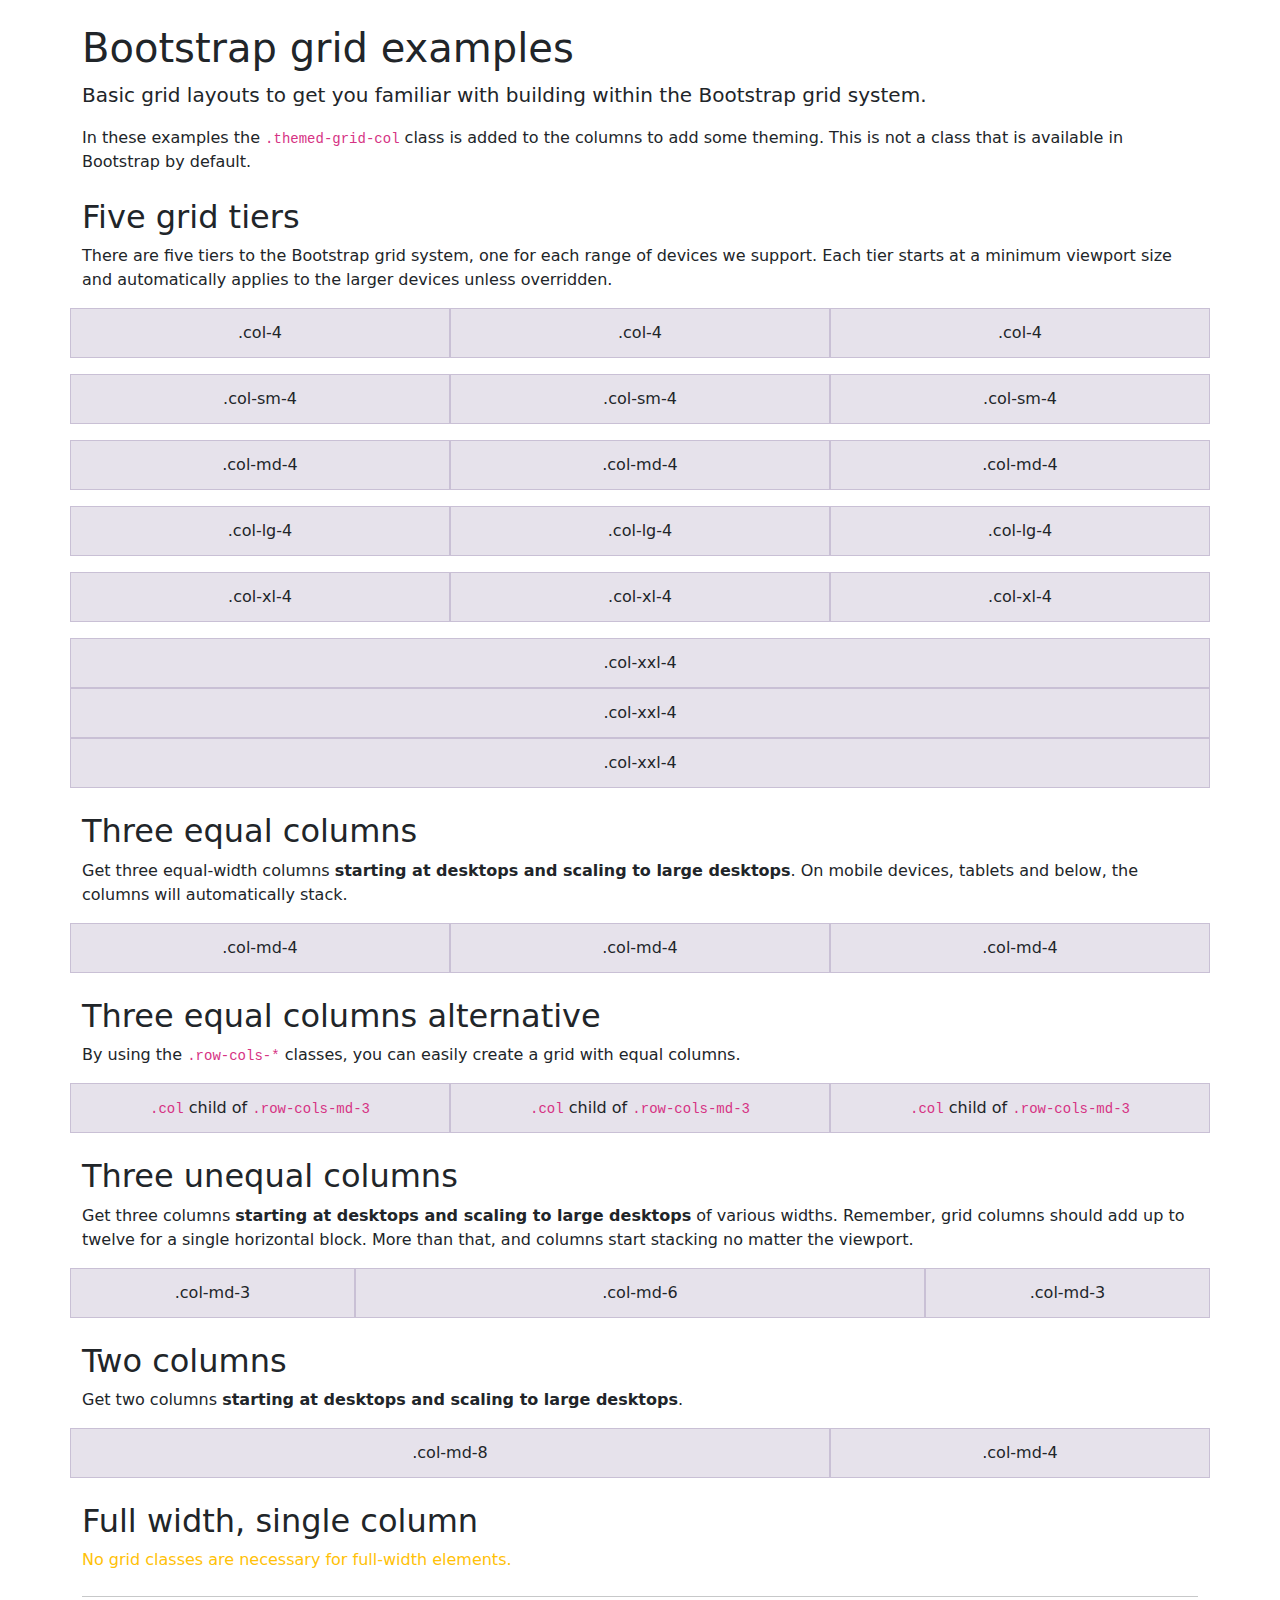
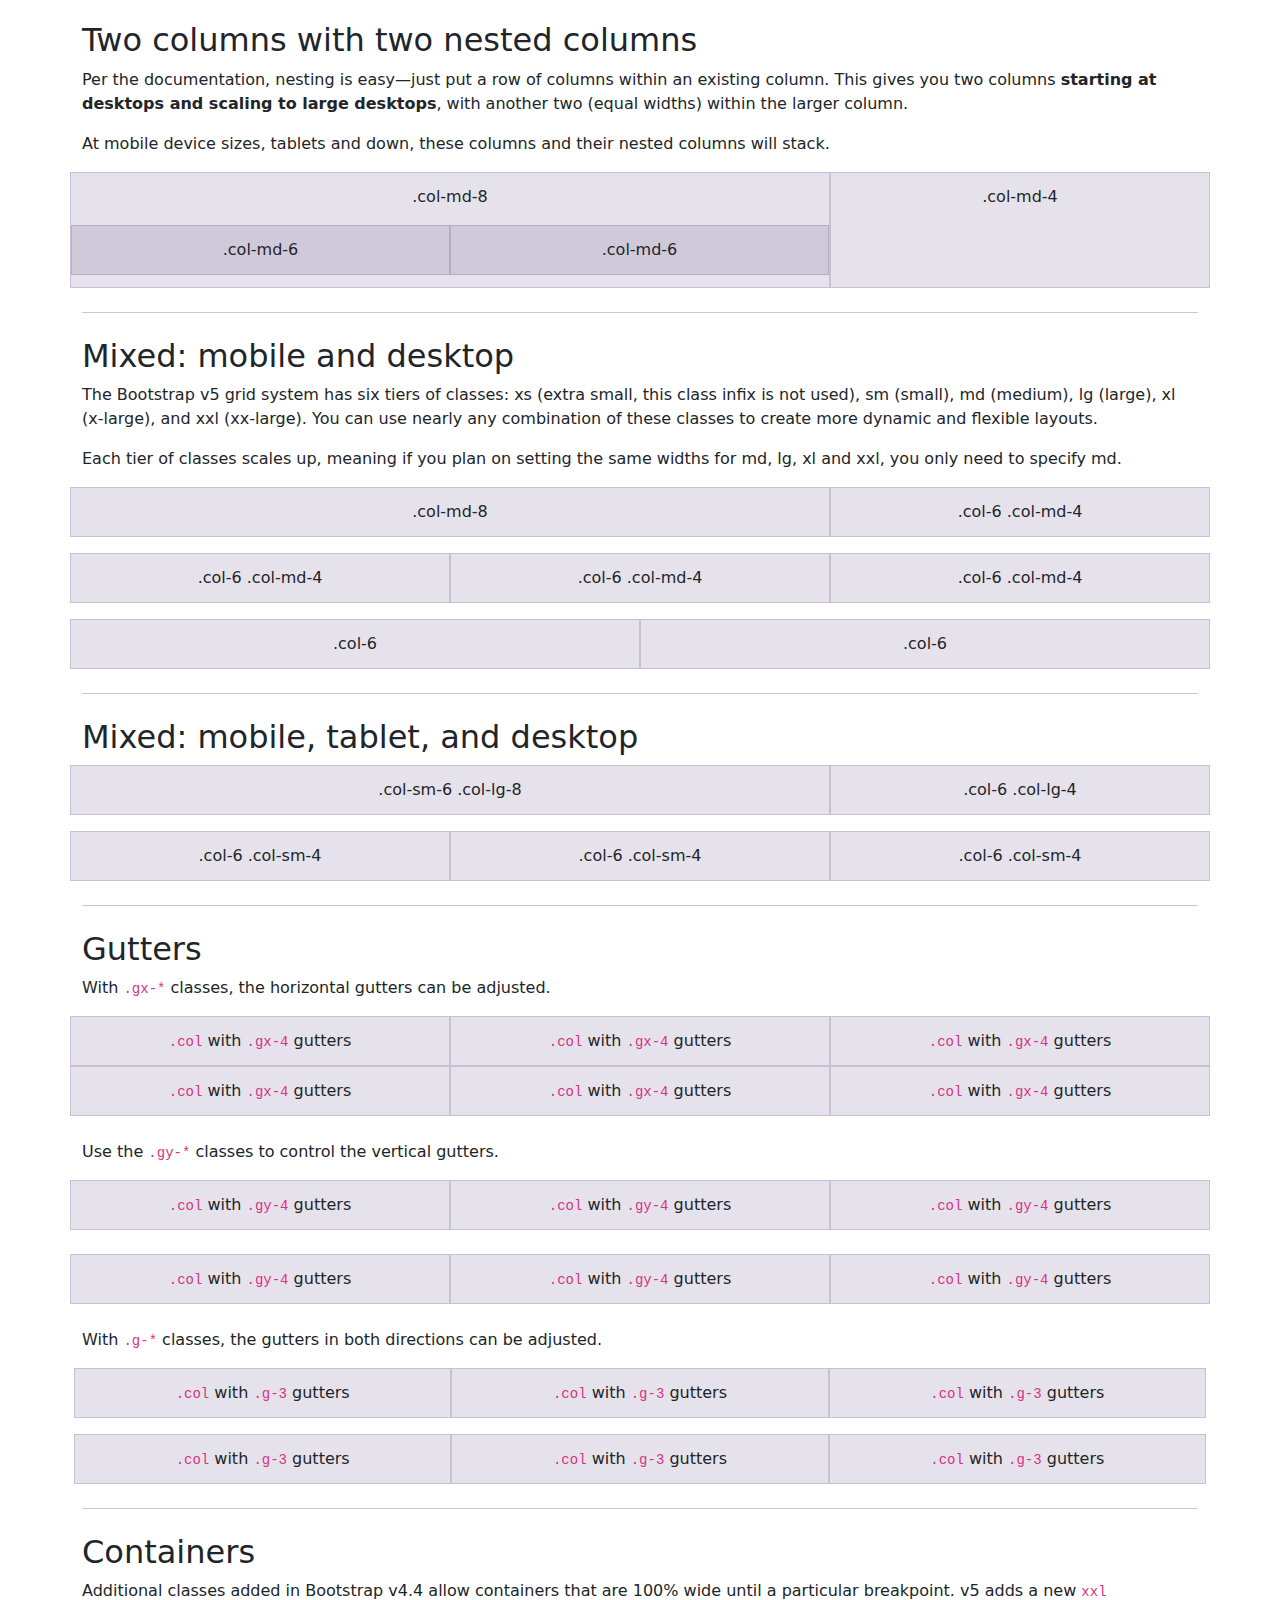
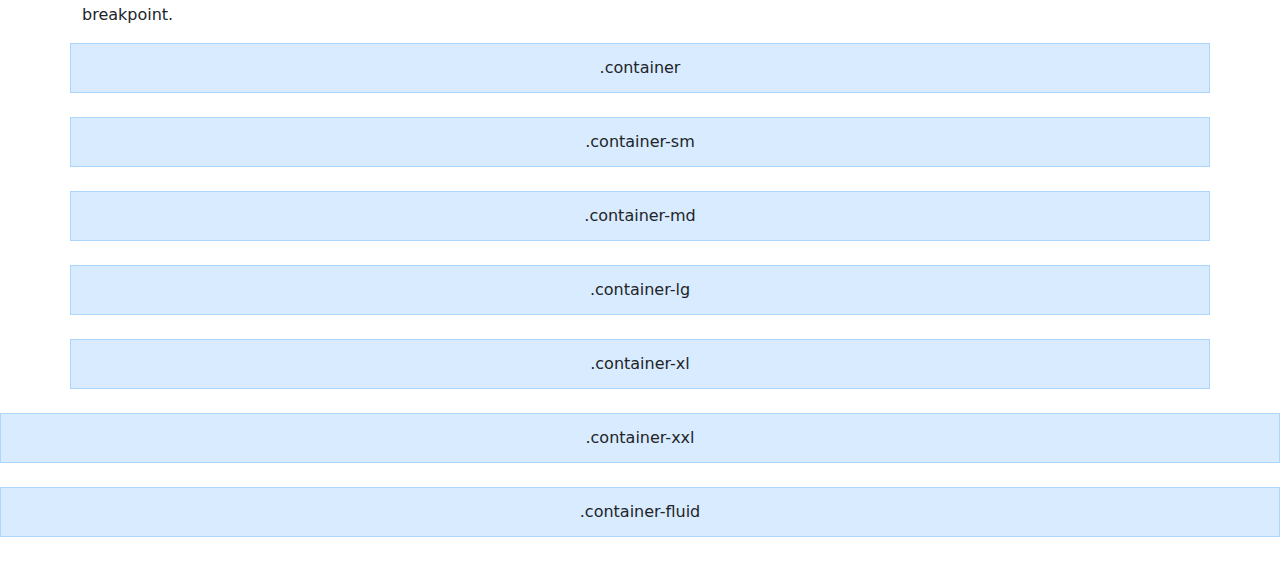
<file: WebContent/sample/grid/index.html>
<!doctype html>
<html lang="en">
  <head>
    <meta charset="utf-8">
    <meta name="viewport" content="width=device-width, initial-scale=1">
    <meta name="description" content="">
    <meta name="author" content="Mark Otto, Jacob Thornton, and Bootstrap contributors">
    <meta name="generator" content="Hugo 0.104.2">
    <title>Grid Template · Bootstrap v5.2</title>

    <link rel="canonical" href="https://getbootstrap.com/docs/5.2/examples/grid/">

    

    

<link href="../assets/dist/css/bootstrap.min.css" rel="stylesheet">

    <style>
      .bd-placeholder-img {
        font-size: 1.125rem;
        text-anchor: middle;
        -webkit-user-select: none;
        -moz-user-select: none;
        user-select: none;
      }

      @media (min-width: 768px) {
        .bd-placeholder-img-lg {
          font-size: 3.5rem;
        }
      }

      .b-example-divider {
        height: 3rem;
        background-color: rgba(0, 0, 0, .1);
        border: solid rgba(0, 0, 0, .15);
        border-width: 1px 0;
        box-shadow: inset 0 .5em 1.5em rgba(0, 0, 0, .1), inset 0 .125em .5em rgba(0, 0, 0, .15);
      }

      .b-example-vr {
        flex-shrink: 0;
        width: 1.5rem;
        height: 100vh;
      }

      .bi {
        vertical-align: -.125em;
        fill: currentColor;
      }

      .nav-scroller {
        position: relative;
        z-index: 2;
        height: 2.75rem;
        overflow-y: hidden;
      }

      .nav-scroller .nav {
        display: flex;
        flex-wrap: nowrap;
        padding-bottom: 1rem;
        margin-top: -1px;
        overflow-x: auto;
        text-align: center;
        white-space: nowrap;
        -webkit-overflow-scrolling: touch;
      }
    </style>

    
    <!-- Custom styles for this template -->
    <link href="grid.css" rel="stylesheet">
  </head>
  <body class="py-4">
    
<main>
  <div class="container">

    <h1>Bootstrap grid examples</h1>
    <p class="lead">Basic grid layouts to get you familiar with building within the Bootstrap grid system.</p>
    <p>In these examples the <code>.themed-grid-col</code> class is added to the columns to add some theming. This is not a class that is available in Bootstrap by default.</p>

    <h2 class="mt-4">Five grid tiers</h2>
    <p>There are five tiers to the Bootstrap grid system, one for each range of devices we support. Each tier starts at a minimum viewport size and automatically applies to the larger devices unless overridden.</p>

    <div class="row mb-3 text-center">
      <div class="col-4 themed-grid-col">.col-4</div>
      <div class="col-4 themed-grid-col">.col-4</div>
      <div class="col-4 themed-grid-col">.col-4</div>
    </div>

    <div class="row mb-3 text-center">
      <div class="col-sm-4 themed-grid-col">.col-sm-4</div>
      <div class="col-sm-4 themed-grid-col">.col-sm-4</div>
      <div class="col-sm-4 themed-grid-col">.col-sm-4</div>
    </div>

    <div class="row mb-3 text-center">
      <div class="col-md-4 themed-grid-col">.col-md-4</div>
      <div class="col-md-4 themed-grid-col">.col-md-4</div>
      <div class="col-md-4 themed-grid-col">.col-md-4</div>
    </div>

    <div class="row mb-3 text-center">
      <div class="col-lg-4 themed-grid-col">.col-lg-4</div>
      <div class="col-lg-4 themed-grid-col">.col-lg-4</div>
      <div class="col-lg-4 themed-grid-col">.col-lg-4</div>
    </div>

    <div class="row mb-3 text-center">
      <div class="col-xl-4 themed-grid-col">.col-xl-4</div>
      <div class="col-xl-4 themed-grid-col">.col-xl-4</div>
      <div class="col-xl-4 themed-grid-col">.col-xl-4</div>
    </div>

    <div class="row mb-3 text-center">
      <div class="col-xxl-4 themed-grid-col">.col-xxl-4</div>
      <div class="col-xxl-4 themed-grid-col">.col-xxl-4</div>
      <div class="col-xxl-4 themed-grid-col">.col-xxl-4</div>
    </div>

    <h2 class="mt-4">Three equal columns</h2>
    <p>Get three equal-width columns <strong>starting at desktops and scaling to large desktops</strong>. On mobile devices, tablets and below, the columns will automatically stack.</p>
    <div class="row mb-3 text-center">
      <div class="col-md-4 themed-grid-col">.col-md-4</div>
      <div class="col-md-4 themed-grid-col">.col-md-4</div>
      <div class="col-md-4 themed-grid-col">.col-md-4</div>
    </div>

    <h2 class="mt-4">Three equal columns alternative</h2>
    <p>By using the <code>.row-cols-*</code> classes, you can easily create a grid with equal columns.</p>
    <div class="row row-cols-md-3 mb-3 text-center">
      <div class="col themed-grid-col"><code>.col</code> child of <code>.row-cols-md-3</code></div>
      <div class="col themed-grid-col"><code>.col</code> child of <code>.row-cols-md-3</code></div>
      <div class="col themed-grid-col"><code>.col</code> child of <code>.row-cols-md-3</code></div>
    </div>

    <h2 class="mt-4">Three unequal columns</h2>
    <p>Get three columns <strong>starting at desktops and scaling to large desktops</strong> of various widths. Remember, grid columns should add up to twelve for a single horizontal block. More than that, and columns start stacking no matter the viewport.</p>
    <div class="row mb-3 text-center">
      <div class="col-md-3 themed-grid-col">.col-md-3</div>
      <div class="col-md-6 themed-grid-col">.col-md-6</div>
      <div class="col-md-3 themed-grid-col">.col-md-3</div>
    </div>

    <h2 class="mt-4">Two columns</h2>
    <p>Get two columns <strong>starting at desktops and scaling to large desktops</strong>.</p>
    <div class="row mb-3 text-center">
      <div class="col-md-8 themed-grid-col">.col-md-8</div>
      <div class="col-md-4 themed-grid-col">.col-md-4</div>
    </div>

    <h2 class="mt-4">Full width, single column</h2>
    <p class="text-warning">
      No grid classes are necessary for full-width elements.
    </p>

    <hr class="my-4">

    <h2 class="mt-4">Two columns with two nested columns</h2>
    <p>Per the documentation, nesting is easy—just put a row of columns within an existing column. This gives you two columns <strong>starting at desktops and scaling to large desktops</strong>, with another two (equal widths) within the larger column.</p>
    <p>At mobile device sizes, tablets and down, these columns and their nested columns will stack.</p>
    <div class="row mb-3 text-center">
      <div class="col-md-8 themed-grid-col">
        <div class="pb-3">
          .col-md-8
        </div>
        <div class="row">
          <div class="col-md-6 themed-grid-col">.col-md-6</div>
          <div class="col-md-6 themed-grid-col">.col-md-6</div>
        </div>
      </div>
      <div class="col-md-4 themed-grid-col">.col-md-4</div>
    </div>

    <hr class="my-4">

    <h2 class="mt-4">Mixed: mobile and desktop</h2>
    <p>The Bootstrap v5 grid system has six tiers of classes: xs (extra small, this class infix is not used), sm (small), md (medium), lg (large), xl (x-large), and xxl (xx-large). You can use nearly any combination of these classes to create more dynamic and flexible layouts.</p>
    <p>Each tier of classes scales up, meaning if you plan on setting the same widths for md, lg, xl and xxl, you only need to specify md.</p>
    <div class="row mb-3 text-center">
      <div class="col-md-8 themed-grid-col">.col-md-8</div>
      <div class="col-6 col-md-4 themed-grid-col">.col-6 .col-md-4</div>
    </div>
    <div class="row mb-3 text-center">
      <div class="col-6 col-md-4 themed-grid-col">.col-6 .col-md-4</div>
      <div class="col-6 col-md-4 themed-grid-col">.col-6 .col-md-4</div>
      <div class="col-6 col-md-4 themed-grid-col">.col-6 .col-md-4</div>
    </div>
    <div class="row mb-3 text-center">
      <div class="col-6 themed-grid-col">.col-6</div>
      <div class="col-6 themed-grid-col">.col-6</div>
    </div>

    <hr class="my-4">

    <h2 class="mt-4">Mixed: mobile, tablet, and desktop</h2>
    <div class="row mb-3 text-center">
      <div class="col-sm-6 col-lg-8 themed-grid-col">.col-sm-6 .col-lg-8</div>
      <div class="col-6 col-lg-4 themed-grid-col">.col-6 .col-lg-4</div>
    </div>
    <div class="row mb-3 text-center">
      <div class="col-6 col-sm-4 themed-grid-col">.col-6 .col-sm-4</div>
      <div class="col-6 col-sm-4 themed-grid-col">.col-6 .col-sm-4</div>
      <div class="col-6 col-sm-4 themed-grid-col">.col-6 .col-sm-4</div>
    </div>

    <hr class="my-4">

    <h2 class="mt-4">Gutters</h2>
    <p>With <code>.gx-*</code> classes, the horizontal gutters can be adjusted.</p>
    <div class="row row-cols-1 row-cols-md-3 gx-4 text-center">
      <div class="col themed-grid-col"><code>.col</code> with <code>.gx-4</code> gutters</div>
      <div class="col themed-grid-col"><code>.col</code> with <code>.gx-4</code> gutters</div>
      <div class="col themed-grid-col"><code>.col</code> with <code>.gx-4</code> gutters</div>
      <div class="col themed-grid-col"><code>.col</code> with <code>.gx-4</code> gutters</div>
      <div class="col themed-grid-col"><code>.col</code> with <code>.gx-4</code> gutters</div>
      <div class="col themed-grid-col"><code>.col</code> with <code>.gx-4</code> gutters</div>
    </div>
    <p class="mt-4">Use the <code>.gy-*</code> classes to control the vertical gutters.</p>
    <div class="row row-cols-1 row-cols-md-3 gy-4 text-center">
      <div class="col themed-grid-col"><code>.col</code> with <code>.gy-4</code> gutters</div>
      <div class="col themed-grid-col"><code>.col</code> with <code>.gy-4</code> gutters</div>
      <div class="col themed-grid-col"><code>.col</code> with <code>.gy-4</code> gutters</div>
      <div class="col themed-grid-col"><code>.col</code> with <code>.gy-4</code> gutters</div>
      <div class="col themed-grid-col"><code>.col</code> with <code>.gy-4</code> gutters</div>
      <div class="col themed-grid-col"><code>.col</code> with <code>.gy-4</code> gutters</div>
    </div>
    <p class="mt-4">With <code>.g-*</code> classes, the gutters in both directions can be adjusted.</p>
    <div class="row row-cols-1 row-cols-md-3 g-3 text-center">
      <div class="col themed-grid-col"><code>.col</code> with <code>.g-3</code> gutters</div>
      <div class="col themed-grid-col"><code>.col</code> with <code>.g-3</code> gutters</div>
      <div class="col themed-grid-col"><code>.col</code> with <code>.g-3</code> gutters</div>
      <div class="col themed-grid-col"><code>.col</code> with <code>.g-3</code> gutters</div>
      <div class="col themed-grid-col"><code>.col</code> with <code>.g-3</code> gutters</div>
      <div class="col themed-grid-col"><code>.col</code> with <code>.g-3</code> gutters</div>
    </div>
  </div>

  <div class="container" id="containers">
    <hr class="my-4">

    <h2 class="mt-4">Containers</h2>
    <p>Additional classes added in Bootstrap v4.4 allow containers that are 100% wide until a particular breakpoint. v5 adds a new <code>xxl</code> breakpoint.</p>
  </div>

  <div class="container themed-container text-center">.container</div>
  <div class="container-sm themed-container text-center">.container-sm</div>
  <div class="container-md themed-container text-center">.container-md</div>
  <div class="container-lg themed-container text-center">.container-lg</div>
  <div class="container-xl themed-container text-center">.container-xl</div>
  <div class="container-xxl themed-container text-center">.container-xxl</div>
  <div class="container-fluid themed-container text-center">.container-fluid</div>
</main>


    
  </body>
</html>
</file>
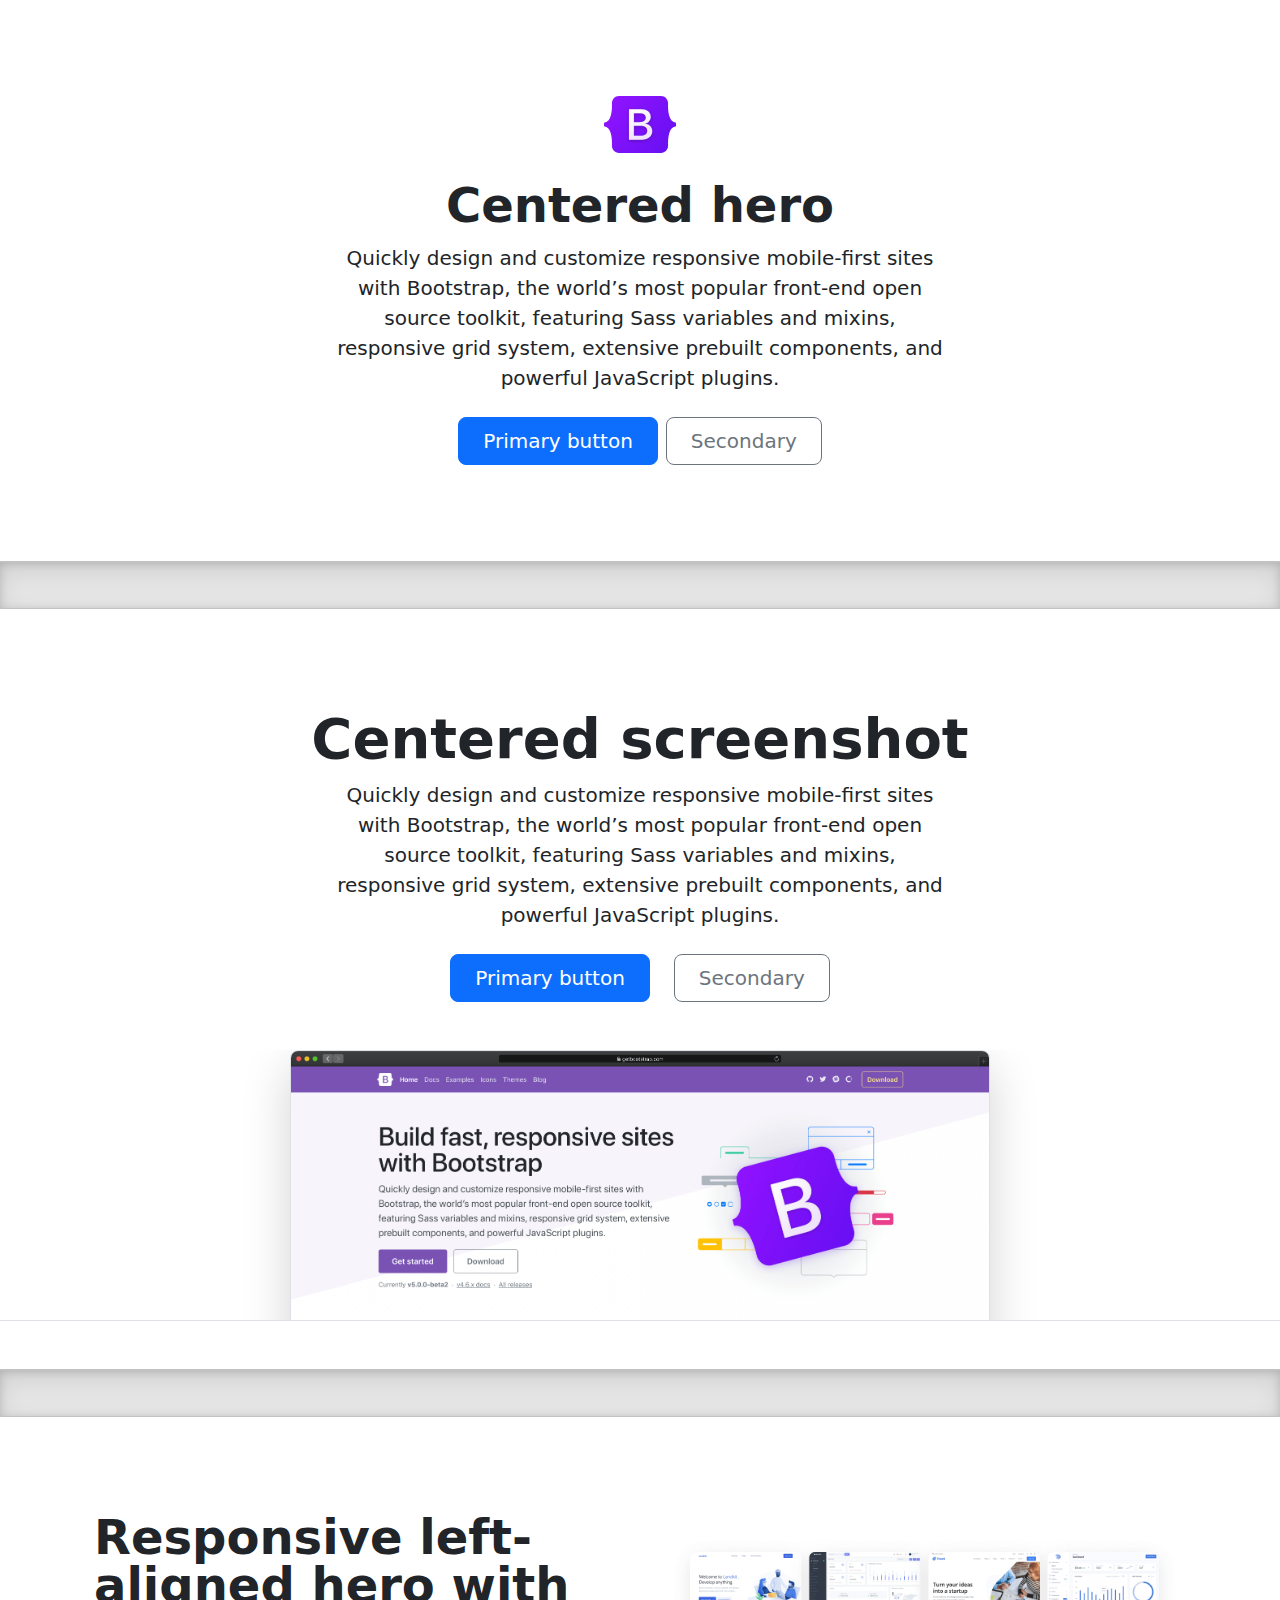
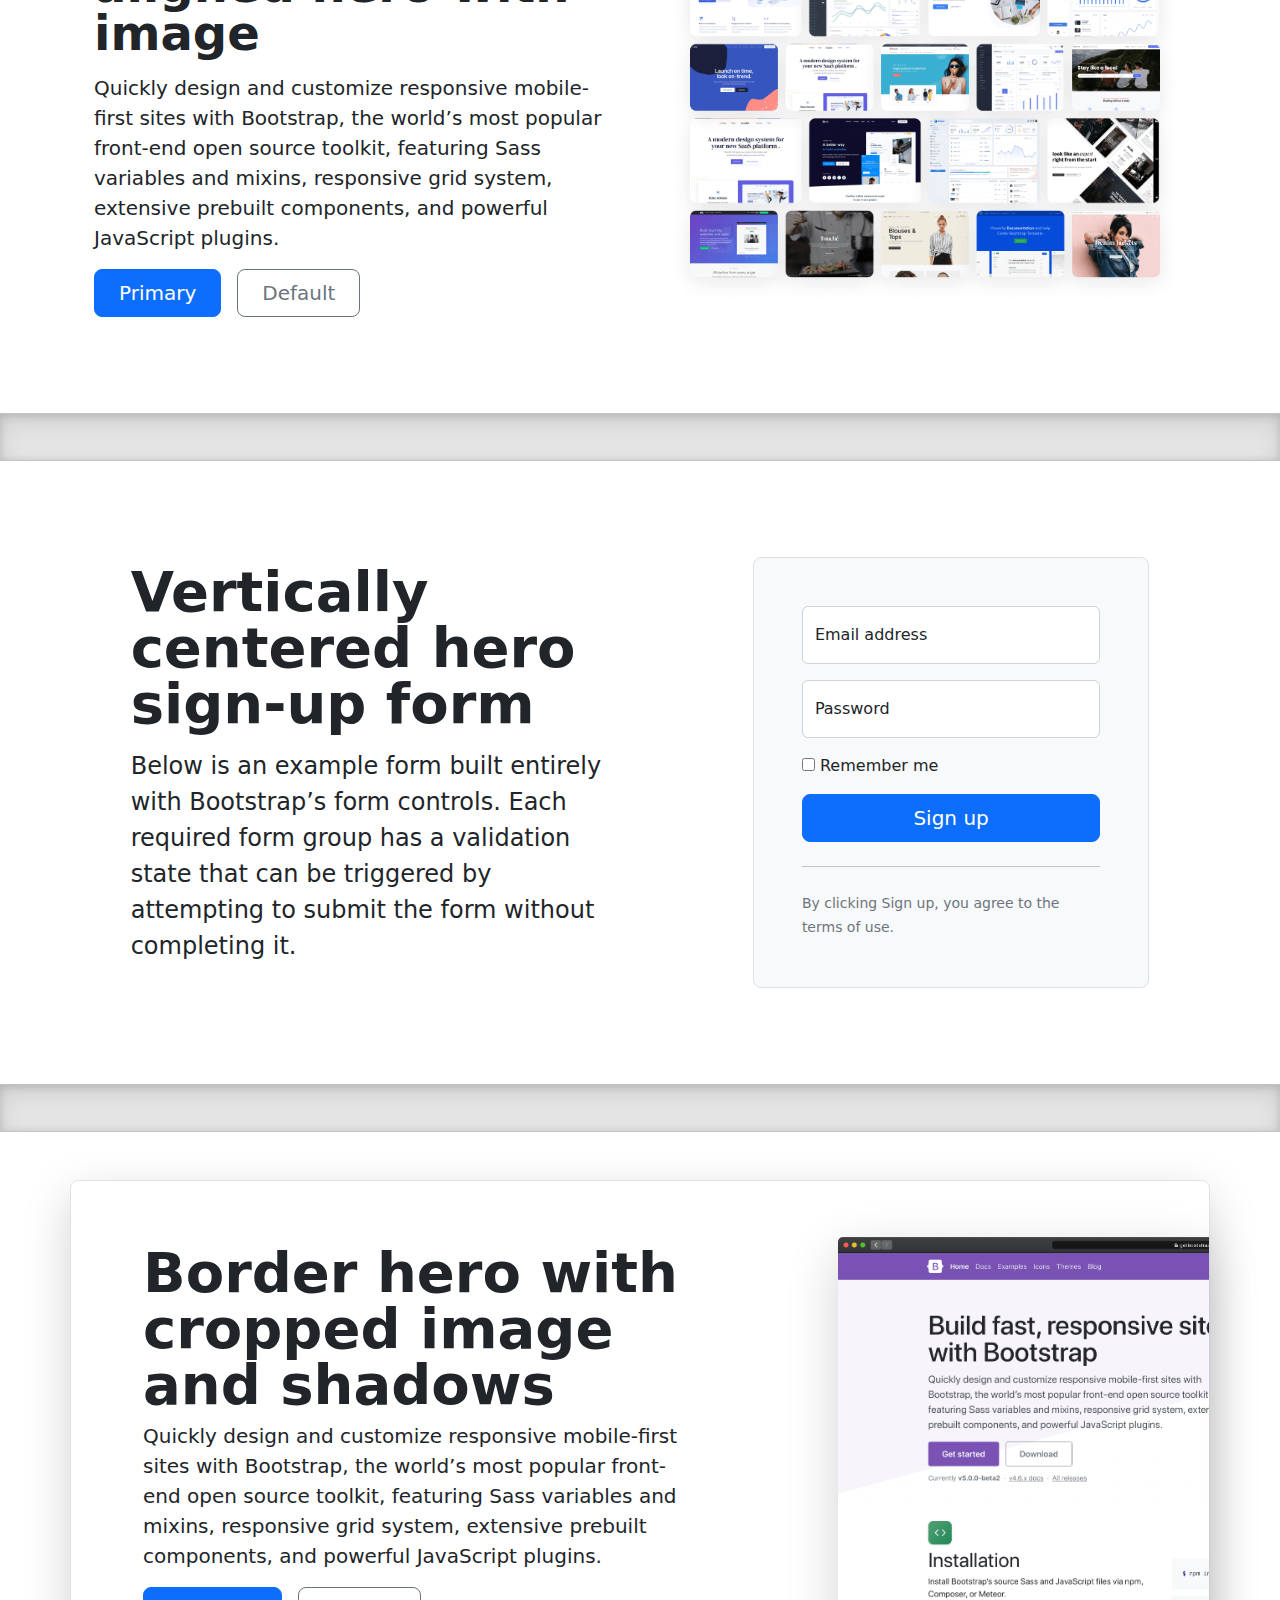
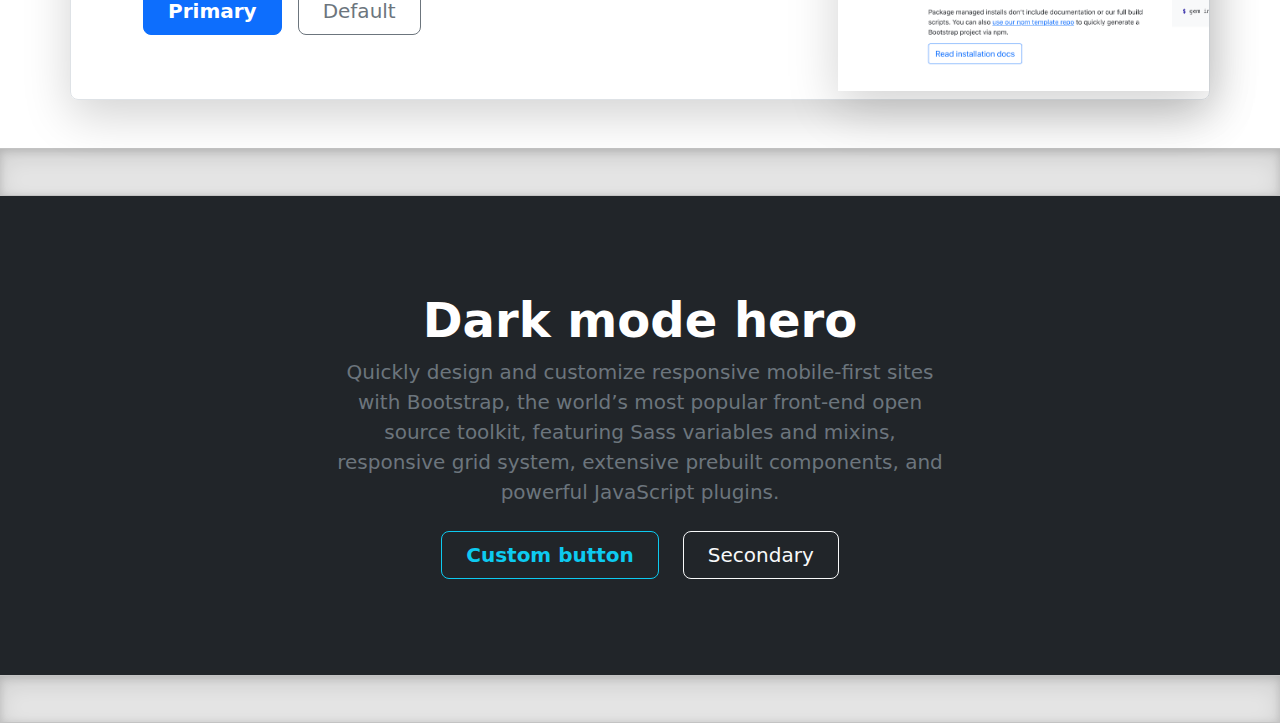
<file: WebContent/sample/heroes/index.html>
<!doctype html>
<html lang="en">
  <head>
    <meta charset="utf-8">
    <meta name="viewport" content="width=device-width, initial-scale=1">
    <meta name="description" content="">
    <meta name="author" content="Mark Otto, Jacob Thornton, and Bootstrap contributors">
    <meta name="generator" content="Hugo 0.104.2">
    <title>Heroes · Bootstrap v5.2</title>

    <link rel="canonical" href="https://getbootstrap.com/docs/5.2/examples/heroes/">

    

    

<link href="../assets/dist/css/bootstrap.min.css" rel="stylesheet">

    <style>
      .bd-placeholder-img {
        font-size: 1.125rem;
        text-anchor: middle;
        -webkit-user-select: none;
        -moz-user-select: none;
        user-select: none;
      }

      @media (min-width: 768px) {
        .bd-placeholder-img-lg {
          font-size: 3.5rem;
        }
      }

      .b-example-divider {
        height: 3rem;
        background-color: rgba(0, 0, 0, .1);
        border: solid rgba(0, 0, 0, .15);
        border-width: 1px 0;
        box-shadow: inset 0 .5em 1.5em rgba(0, 0, 0, .1), inset 0 .125em .5em rgba(0, 0, 0, .15);
      }

      .b-example-vr {
        flex-shrink: 0;
        width: 1.5rem;
        height: 100vh;
      }

      .bi {
        vertical-align: -.125em;
        fill: currentColor;
      }

      .nav-scroller {
        position: relative;
        z-index: 2;
        height: 2.75rem;
        overflow-y: hidden;
      }

      .nav-scroller .nav {
        display: flex;
        flex-wrap: nowrap;
        padding-bottom: 1rem;
        margin-top: -1px;
        overflow-x: auto;
        text-align: center;
        white-space: nowrap;
        -webkit-overflow-scrolling: touch;
      }
    </style>

    
    <!-- Custom styles for this template -->
    <link href="heroes.css" rel="stylesheet">
  </head>
  <body>
    
<main>
  <h1 class="visually-hidden">Heroes examples</h1>

  <div class="px-4 py-5 my-5 text-center">
    <img class="d-block mx-auto mb-4" src="../assets/brand/bootstrap-logo.svg" alt="" width="72" height="57">
    <h1 class="display-5 fw-bold">Centered hero</h1>
    <div class="col-lg-6 mx-auto">
      <p class="lead mb-4">Quickly design and customize responsive mobile-first sites with Bootstrap, the world’s most popular front-end open source toolkit, featuring Sass variables and mixins, responsive grid system, extensive prebuilt components, and powerful JavaScript plugins.</p>
      <div class="d-grid gap-2 d-sm-flex justify-content-sm-center">
        <button type="button" class="btn btn-primary btn-lg px-4 gap-3">Primary button</button>
        <button type="button" class="btn btn-outline-secondary btn-lg px-4">Secondary</button>
      </div>
    </div>
  </div>

  <div class="b-example-divider"></div>

  <div class="px-4 pt-5 my-5 text-center border-bottom">
    <h1 class="display-4 fw-bold">Centered screenshot</h1>
    <div class="col-lg-6 mx-auto">
      <p class="lead mb-4">Quickly design and customize responsive mobile-first sites with Bootstrap, the world’s most popular front-end open source toolkit, featuring Sass variables and mixins, responsive grid system, extensive prebuilt components, and powerful JavaScript plugins.</p>
      <div class="d-grid gap-2 d-sm-flex justify-content-sm-center mb-5">
        <button type="button" class="btn btn-primary btn-lg px-4 me-sm-3">Primary button</button>
        <button type="button" class="btn btn-outline-secondary btn-lg px-4">Secondary</button>
      </div>
    </div>
    <div class="overflow-hidden" style="max-height: 30vh;">
      <div class="container px-5">
        <img src="bootstrap-docs.png" class="img-fluid border rounded-3 shadow-lg mb-4" alt="Example image" width="700" height="500" loading="lazy">
      </div>
    </div>
  </div>

  <div class="b-example-divider"></div>

  <div class="container col-xxl-8 px-4 py-5">
    <div class="row flex-lg-row-reverse align-items-center g-5 py-5">
      <div class="col-10 col-sm-8 col-lg-6">
        <img src="bootstrap-themes.png" class="d-block mx-lg-auto img-fluid" alt="Bootstrap Themes" width="700" height="500" loading="lazy">
      </div>
      <div class="col-lg-6">
        <h1 class="display-5 fw-bold lh-1 mb-3">Responsive left-aligned hero with image</h1>
        <p class="lead">Quickly design and customize responsive mobile-first sites with Bootstrap, the world’s most popular front-end open source toolkit, featuring Sass variables and mixins, responsive grid system, extensive prebuilt components, and powerful JavaScript plugins.</p>
        <div class="d-grid gap-2 d-md-flex justify-content-md-start">
          <button type="button" class="btn btn-primary btn-lg px-4 me-md-2">Primary</button>
          <button type="button" class="btn btn-outline-secondary btn-lg px-4">Default</button>
        </div>
      </div>
    </div>
  </div>

  <div class="b-example-divider"></div>

  <div class="container col-xl-10 col-xxl-8 px-4 py-5">
    <div class="row align-items-center g-lg-5 py-5">
      <div class="col-lg-7 text-center text-lg-start">
        <h1 class="display-4 fw-bold lh-1 mb-3">Vertically centered hero sign-up form</h1>
        <p class="col-lg-10 fs-4">Below is an example form built entirely with Bootstrap’s form controls. Each required form group has a validation state that can be triggered by attempting to submit the form without completing it.</p>
      </div>
      <div class="col-md-10 mx-auto col-lg-5">
        <form class="p-4 p-md-5 border rounded-3 bg-light">
          <div class="form-floating mb-3">
            <input type="email" class="form-control" id="floatingInput" placeholder="name@example.com">
            <label for="floatingInput">Email address</label>
          </div>
          <div class="form-floating mb-3">
            <input type="password" class="form-control" id="floatingPassword" placeholder="Password">
            <label for="floatingPassword">Password</label>
          </div>
          <div class="checkbox mb-3">
            <label>
              <input type="checkbox" value="remember-me"> Remember me
            </label>
          </div>
          <button class="w-100 btn btn-lg btn-primary" type="submit">Sign up</button>
          <hr class="my-4">
          <small class="text-muted">By clicking Sign up, you agree to the terms of use.</small>
        </form>
      </div>
    </div>
  </div>

  <div class="b-example-divider"></div>

  <div class="container my-5">
    <div class="row p-4 pb-0 pe-lg-0 pt-lg-5 align-items-center rounded-3 border shadow-lg">
      <div class="col-lg-7 p-3 p-lg-5 pt-lg-3">
        <h1 class="display-4 fw-bold lh-1">Border hero with cropped image and shadows</h1>
        <p class="lead">Quickly design and customize responsive mobile-first sites with Bootstrap, the world’s most popular front-end open source toolkit, featuring Sass variables and mixins, responsive grid system, extensive prebuilt components, and powerful JavaScript plugins.</p>
        <div class="d-grid gap-2 d-md-flex justify-content-md-start mb-4 mb-lg-3">
          <button type="button" class="btn btn-primary btn-lg px-4 me-md-2 fw-bold">Primary</button>
          <button type="button" class="btn btn-outline-secondary btn-lg px-4">Default</button>
        </div>
      </div>
      <div class="col-lg-4 offset-lg-1 p-0 overflow-hidden shadow-lg">
          <img class="rounded-lg-3" src="bootstrap-docs.png" alt="" width="720">
      </div>
    </div>
  </div>

  <div class="b-example-divider"></div>

  <div class="bg-dark text-secondary px-4 py-5 text-center">
    <div class="py-5">
      <h1 class="display-5 fw-bold text-white">Dark mode hero</h1>
      <div class="col-lg-6 mx-auto">
        <p class="fs-5 mb-4">Quickly design and customize responsive mobile-first sites with Bootstrap, the world’s most popular front-end open source toolkit, featuring Sass variables and mixins, responsive grid system, extensive prebuilt components, and powerful JavaScript plugins.</p>
        <div class="d-grid gap-2 d-sm-flex justify-content-sm-center">
          <button type="button" class="btn btn-outline-info btn-lg px-4 me-sm-3 fw-bold">Custom button</button>
          <button type="button" class="btn btn-outline-light btn-lg px-4">Secondary</button>
        </div>
      </div>
    </div>
  </div>

  <div class="b-example-divider mb-0"></div>
</main>


    <script src="../assets/dist/js/bootstrap.bundle.min.js"></script>

      
  </body>
</html>
</file>
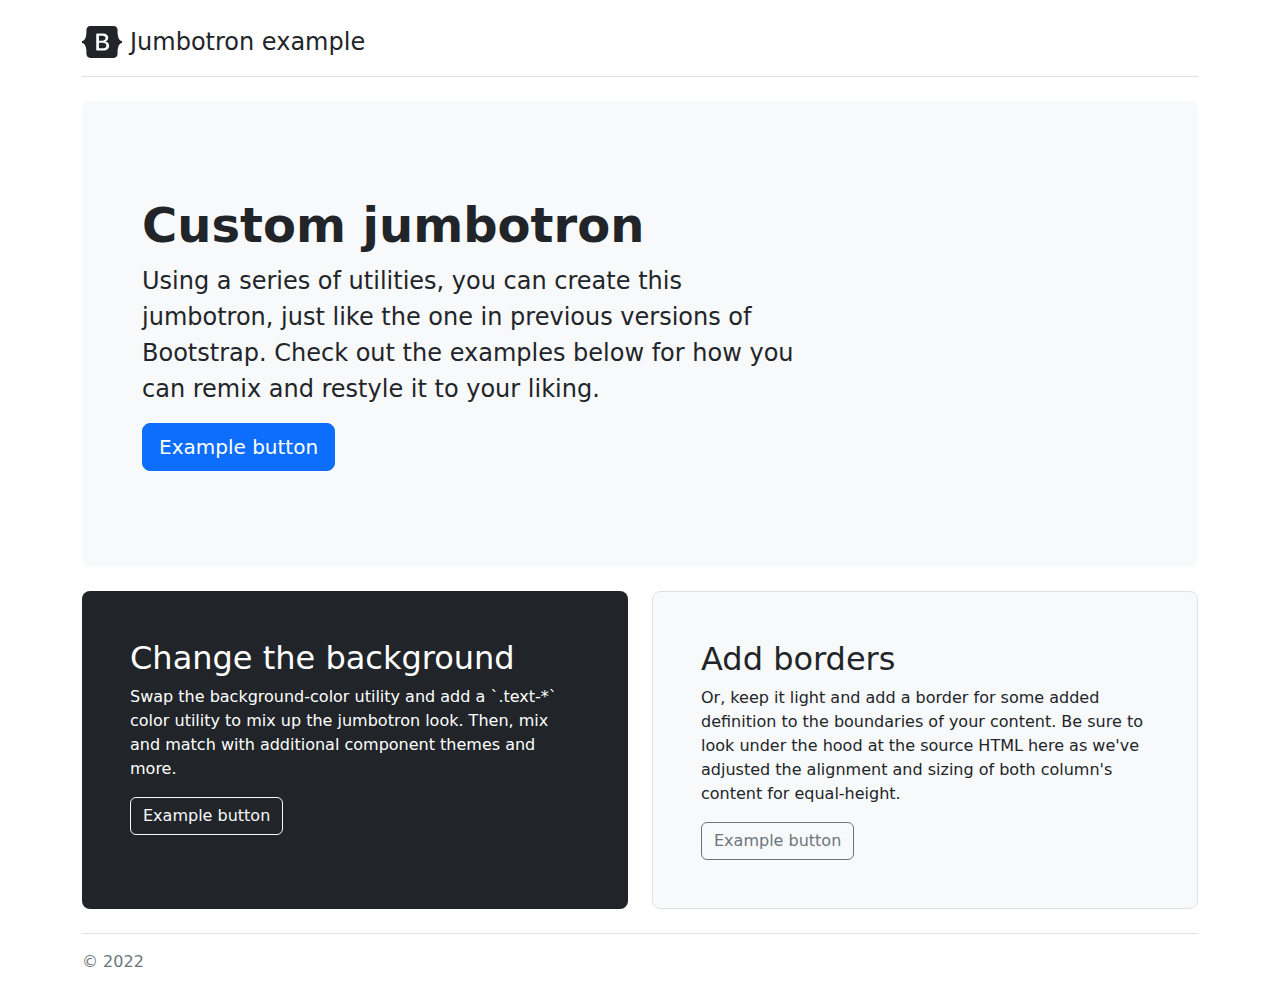
<file: WebContent/sample/jumbotron/index.html>
<!doctype html>
<html lang="en">
  <head>
    <meta charset="utf-8">
    <meta name="viewport" content="width=device-width, initial-scale=1">
    <meta name="description" content="">
    <meta name="author" content="Mark Otto, Jacob Thornton, and Bootstrap contributors">
    <meta name="generator" content="Hugo 0.104.2">
    <title>Jumbotron example · Bootstrap v5.2</title>

    <link rel="canonical" href="https://getbootstrap.com/docs/5.2/examples/jumbotron/">

    

    

<link href="../assets/dist/css/bootstrap.min.css" rel="stylesheet">

    <style>
      .bd-placeholder-img {
        font-size: 1.125rem;
        text-anchor: middle;
        -webkit-user-select: none;
        -moz-user-select: none;
        user-select: none;
      }

      @media (min-width: 768px) {
        .bd-placeholder-img-lg {
          font-size: 3.5rem;
        }
      }

      .b-example-divider {
        height: 3rem;
        background-color: rgba(0, 0, 0, .1);
        border: solid rgba(0, 0, 0, .15);
        border-width: 1px 0;
        box-shadow: inset 0 .5em 1.5em rgba(0, 0, 0, .1), inset 0 .125em .5em rgba(0, 0, 0, .15);
      }

      .b-example-vr {
        flex-shrink: 0;
        width: 1.5rem;
        height: 100vh;
      }

      .bi {
        vertical-align: -.125em;
        fill: currentColor;
      }

      .nav-scroller {
        position: relative;
        z-index: 2;
        height: 2.75rem;
        overflow-y: hidden;
      }

      .nav-scroller .nav {
        display: flex;
        flex-wrap: nowrap;
        padding-bottom: 1rem;
        margin-top: -1px;
        overflow-x: auto;
        text-align: center;
        white-space: nowrap;
        -webkit-overflow-scrolling: touch;
      }
    </style>

    
  </head>
  <body>
    
<main>
  <div class="container py-4">
    <header class="pb-3 mb-4 border-bottom">
      <a href="/" class="d-flex align-items-center text-dark text-decoration-none">
        <svg xmlns="http://www.w3.org/2000/svg" width="40" height="32" class="me-2" viewBox="0 0 118 94" role="img"><title>Bootstrap</title><path fill-rule="evenodd" clip-rule="evenodd" d="M24.509 0c-6.733 0-11.715 5.893-11.492 12.284.214 6.14-.064 14.092-2.066 20.577C8.943 39.365 5.547 43.485 0 44.014v5.972c5.547.529 8.943 4.649 10.951 11.153 2.002 6.485 2.28 14.437 2.066 20.577C12.794 88.106 17.776 94 24.51 94H93.5c6.733 0 11.714-5.893 11.491-12.284-.214-6.14.064-14.092 2.066-20.577 2.009-6.504 5.396-10.624 10.943-11.153v-5.972c-5.547-.529-8.934-4.649-10.943-11.153-2.002-6.484-2.28-14.437-2.066-20.577C105.214 5.894 100.233 0 93.5 0H24.508zM80 57.863C80 66.663 73.436 72 62.543 72H44a2 2 0 01-2-2V24a2 2 0 012-2h18.437c9.083 0 15.044 4.92 15.044 12.474 0 5.302-4.01 10.049-9.119 10.88v.277C75.317 46.394 80 51.21 80 57.863zM60.521 28.34H49.948v14.934h8.905c6.884 0 10.68-2.772 10.68-7.727 0-4.643-3.264-7.207-9.012-7.207zM49.948 49.2v16.458H60.91c7.167 0 10.964-2.876 10.964-8.281 0-5.406-3.903-8.178-11.425-8.178H49.948z" fill="currentColor"></path></svg>
        <span class="fs-4">Jumbotron example</span>
      </a>
    </header>

    <div class="p-5 mb-4 bg-light rounded-3">
      <div class="container-fluid py-5">
        <h1 class="display-5 fw-bold">Custom jumbotron</h1>
        <p class="col-md-8 fs-4">Using a series of utilities, you can create this jumbotron, just like the one in previous versions of Bootstrap. Check out the examples below for how you can remix and restyle it to your liking.</p>
        <button class="btn btn-primary btn-lg" type="button">Example button</button>
      </div>
    </div>

    <div class="row align-items-md-stretch">
      <div class="col-md-6">
        <div class="h-100 p-5 text-bg-dark rounded-3">
          <h2>Change the background</h2>
          <p>Swap the background-color utility and add a `.text-*` color utility to mix up the jumbotron look. Then, mix and match with additional component themes and more.</p>
          <button class="btn btn-outline-light" type="button">Example button</button>
        </div>
      </div>
      <div class="col-md-6">
        <div class="h-100 p-5 bg-light border rounded-3">
          <h2>Add borders</h2>
          <p>Or, keep it light and add a border for some added definition to the boundaries of your content. Be sure to look under the hood at the source HTML here as we've adjusted the alignment and sizing of both column's content for equal-height.</p>
          <button class="btn btn-outline-secondary" type="button">Example button</button>
        </div>
      </div>
    </div>

    <footer class="pt-3 mt-4 text-muted border-top">
      &copy; 2022
    </footer>
  </div>
</main>


    
  </body>
</html>
</file>
<file: WebContent/sample/blog/blog.css>
/* stylelint-disable selector-list-comma-newline-after */

.blog-header {
  border-bottom: 1px solid #e5e5e5;
}

.blog-header-logo {
  font-family: "Playfair Display", Georgia, "Times New Roman", serif/*rtl:Amiri, Georgia, "Times New Roman", serif*/;
  font-size: 2.25rem;
}

.blog-header-logo:hover {
  text-decoration: none;
}

h1, h2, h3, h4, h5, h6 {
  font-family: "Playfair Display", Georgia, "Times New Roman", serif/*rtl:Amiri, Georgia, "Times New Roman", serif*/;
}

.display-4 {
  font-size: 2.5rem;
}
@media (min-width: 768px) {
  .display-4 {
    font-size: 3rem;
  }
}

.flex-auto {
  flex: 0 0 auto;
}

.h-250 { height: 250px; }
@media (min-width: 768px) {
  .h-md-250 { height: 250px; }
}

/* Pagination */
.blog-pagination {
  margin-bottom: 4rem;
}

/*
 * Blog posts
 */
.blog-post {
  margin-bottom: 4rem;
}
.blog-post-title {
  font-size: 2.5rem;
}
.blog-post-meta {
  margin-bottom: 1.25rem;
  color: #727272;
}

/*
 * Footer
 */
.blog-footer {
  padding: 2.5rem 0;
  color: #727272;
  text-align: center;
  background-color: #f9f9f9;
  border-top: .05rem solid #e5e5e5;
}
.blog-footer p:last-child {
  margin-bottom: 0;
}
</file>
<file: WebContent/sample/carousel/carousel.css>
/* GLOBAL STYLES
-------------------------------------------------- */
/* Padding below the footer and lighter body text */

body {
  padding-top: 3rem;
  padding-bottom: 3rem;
  color: #5a5a5a;
}


/* CUSTOMIZE THE CAROUSEL
-------------------------------------------------- */

/* Carousel base class */
.carousel {
  margin-bottom: 4rem;
}
/* Since positioning the image, we need to help out the caption */
.carousel-caption {
  bottom: 3rem;
  z-index: 10;
}

/* Declare heights because of positioning of img element */
.carousel-item {
  height: 32rem;
}


/* MARKETING CONTENT
-------------------------------------------------- */

/* Center align the text within the three columns below the carousel */
.marketing .col-lg-4 {
  margin-bottom: 1.5rem;
  text-align: center;
}
/* rtl:begin:ignore */
.marketing .col-lg-4 p {
  margin-right: .75rem;
  margin-left: .75rem;
}
/* rtl:end:ignore */


/* Featurettes
------------------------- */

.featurette-divider {
  margin: 5rem 0; /* Space out the Bootstrap <hr> more */
}

/* Thin out the marketing headings */
/* rtl:begin:remove */
.featurette-heading {
  letter-spacing: -.05rem;
}

/* rtl:end:remove */

/* RESPONSIVE CSS
-------------------------------------------------- */

@media (min-width: 40em) {
  /* Bump up size of carousel content */
  .carousel-caption p {
    margin-bottom: 1.25rem;
    font-size: 1.25rem;
    line-height: 1.4;
  }

  .featurette-heading {
    font-size: 50px;
  }
}

@media (min-width: 62em) {
  .featurette-heading {
    margin-top: 7rem;
  }
}
</file>
<file: WebContent/sample/checkout/form-validation.css>
.container {
  max-width: 960px;
}
</file>
<file: WebContent/sample/cover/cover.css>
/*
 * Globals
 */


/* Custom default button */
.btn-secondary,
.btn-secondary:hover,
.btn-secondary:focus {
  color: #333;
  text-shadow: none; /* Prevent inheritance from `body` */
}


/*
 * Base structure
 */

body {
  text-shadow: 0 .05rem .1rem rgba(0, 0, 0, .5);
  box-shadow: inset 0 0 5rem rgba(0, 0, 0, .5);
}

.cover-container {
  max-width: 42em;
}


/*
 * Header
 */

.nav-masthead .nav-link {
  color: rgba(255, 255, 255, .5);
  border-bottom: .25rem solid transparent;
}

.nav-masthead .nav-link:hover,
.nav-masthead .nav-link:focus {
  border-bottom-color: rgba(255, 255, 255, .25);
}

.nav-masthead .nav-link + .nav-link {
  margin-left: 1rem;
}

.nav-masthead .active {
  color: #fff;
  border-bottom-color: #fff;
}
</file>
<file: WebContent/sample/dropdowns/dropdowns.css>
.dropdown-menu {
  margin: 4rem auto;
}

.dropdown-item-danger {
  color: var(--bs-red);
}
.dropdown-item-danger:hover,
.dropdown-item-danger:focus {
  color: #fff;
  background-color: var(--bs-red);
}
.dropdown-item-danger.active {
  background-color: var(--bs-red);
}

.btn-hover-light {
  background-color: var(--bs-white);
}
.btn-hover-light:hover,
.btn-hover-light:focus {
  color: var(--bs-blue);
  background-color: var(--bs-light);
}

.cal-month,
.cal-days,
.cal-weekdays {
  display: grid;
  grid-template-columns: repeat(7, 1fr);
  align-items: center;
}
.cal-month-name {
  grid-column-start: 2;
  grid-column-end: 7;
  text-align: center;
}
.cal-weekday,
.cal-btn {
  display: flex;
  flex-shrink: 0;
  align-items: center;
  justify-content: center;
  height: 3rem;
  padding: 0;
}
.cal-btn:not([disabled]) {
  font-weight: 500;
}
.cal-btn:hover,
.cal-btn:focus {
  background-color: rgba(0, 0, 0, .05);
}
.cal-btn[disabled] {
  border: 0;
  opacity: .5;
}

.form-control-dark {
  background-color: rgba(255, 255, 255, .05);
  border-color: rgba(255, 255, 255, .15);
}


.w-220px {
  width: 220px;
}

.w-280px {
  width: 280px;
}

.w-340px {
  width: 340px;
}

.w-600px {
  width: 600px;
}
</file>
<file: WebContent/sample/grid/grid.css>
.themed-grid-col {
  padding-top: .75rem;
  padding-bottom: .75rem;
  background-color: rgba(86, 61, 124, .15);
  border: 1px solid rgba(86, 61, 124, .2);
}

.themed-container {
  padding: .75rem;
  margin-bottom: 1.5rem;
  background-color: rgba(0, 123, 255, .15);
  border: 1px solid rgba(0, 123, 255, .2);
}
</file>
<file: WebContent/sample/heroes/heroes.css>
@media (min-width: 992px) {
  .rounded-lg-3 { border-radius: .3rem; }
}
</file>
<file: WebContent/sample/cheatsheet/cheatsheet.css>
body {
  scroll-behavior: smooth;
}

/**
 * Bootstrap "Journal code" icon
 * @link https://icons.getbootstrap.com/icons/journal-code/
 */
.bd-heading a::before {
  display: inline-block;
  width: 1em;
  height: 1em;
  margin-right: .25rem;
  content: "";
  background-image: url("data:image/svg+xml,%3Csvg xmlns='http://www.w3.org/2000/svg' fill='%25230d6efd' viewBox='0 0 16 16'%3E%3Cpath d='M4 1h8a2 2 0 0 1 2 2v10a2 2 0 0 1-2 2H4a2 2 0 0 1-2-2h1a1 1 0 0 0 1 1h8a1 1 0 0 0 1-1V3a1 1 0 0 0-1-1H4a1 1 0 0 0-1 1H2a2 2 0 0 1 2-2z'/%3E%3Cpath d='M2 5v-.5a.5.5 0 0 1 1 0V5h.5a.5.5 0 0 1 0 1h-2a.5.5 0 0 1 0-1H2zm0 3v-.5a.5.5 0 0 1 1 0V8h.5a.5.5 0 0 1 0 1h-2a.5.5 0 0 1 0-1H2zm0 3v-.5a.5.5 0 0 1 1 0v.5h.5a.5.5 0 0 1 0 1h-2a.5.5 0 0 1 0-1H2z'/%3E%3Cpath fill-rule='evenodd' d='M8.646 5.646a.5.5 0 0 1 .708 0l2 2a.5.5 0 0 1 0 .708l-2 2a.5.5 0 0 1-.708-.708L10.293 8 8.646 6.354a.5.5 0 0 1 0-.708zm-1.292 0a.5.5 0 0 0-.708 0l-2 2a.5.5 0 0 0 0 .708l2 2a.5.5 0 0 0 .708-.708L5.707 8l1.647-1.646a.5.5 0 0 0 0-.708z'/%3E%3C/svg%3E");
  background-size: 1em;
}

/* stylelint-disable-next-line selector-max-universal */
.bd-heading + div > * + * {
  margin-top: 3rem;
}

/* Table of contents */
.bd-aside a {
  padding: .1875rem .5rem;
  margin-top: .125rem;
  margin-left: .3125rem;
  color: rgba(0, 0, 0, .65);
}

.bd-aside a:hover,
.bd-aside a:focus {
  color: rgba(0, 0, 0, .85);
  background-color: rgba(121, 82, 179, .1);
}

.bd-aside .active {
  font-weight: 600;
  color: rgba(0, 0, 0, .85);
}

.bd-aside .btn {
  padding: .25rem .5rem;
  font-weight: 600;
  color: rgba(0, 0, 0, .65);
}

.bd-aside .btn:hover,
.bd-aside .btn:focus {
  color: rgba(0, 0, 0, .85);
  background-color: rgba(121, 82, 179, .1);
}

.bd-aside .btn:focus {
  box-shadow: 0 0 0 1px rgba(121, 82, 179, .7);
}

.bd-aside .btn::before {
  width: 1.25em;
  line-height: 0;
  content: url("data:image/svg+xml,%3csvg xmlns='http://www.w3.org/2000/svg' width='16' height='16' viewBox='0 0 16 16'%3e%3cpath fill='none' stroke='rgba%280,0,0,.5%29' stroke-linecap='round' stroke-linejoin='round' stroke-width='2' d='M5 14l6-6-6-6'/%3e%3c/svg%3e");
  transition: transform .35s ease;

  /* rtl:raw:
  transform: rotate(180deg) translateX(-2px);
  */
  transform-origin: .5em 50%;
}

.bd-aside .btn[aria-expanded="true"]::before {
  transform: rotate(90deg)/* rtl:ignore */;
}


/* Examples */
.scrollspy-example {
  height: 200px;
}

[id="modal"] .bd-example .btn,
[id="buttons"] .bd-example .btn,
[id="tooltips"] .bd-example .btn,
[id="popovers"] .bd-example .btn,
[id="dropdowns"] .bd-example .btn-group,
[id="dropdowns"] .bd-example .dropdown,
[id="dropdowns"] .bd-example .dropup,
[id="dropdowns"] .bd-example .dropend,
[id="dropdowns"] .bd-example .dropstart {
  margin: 0 1rem 1rem 0;
}

/* Layout */
@media (min-width: 1200px) {
  body {
    display: grid;
    grid-template-rows: auto;
    grid-template-columns: 1fr 4fr 1fr;
    gap: 1rem;
  }

  .bd-header {
    position: fixed;
    top: 0;
    /* rtl:begin:ignore */
    right: 0;
    left: 0;
    /* rtl:end:ignore */
    z-index: 1030;
    grid-column: 1 / span 3;
  }

  .bd-aside,
  .bd-cheatsheet {
    padding-top: 4rem;
  }

  /**
   * 1. Too bad only Firefox supports subgrids ATM
   */
  .bd-cheatsheet,
  .bd-cheatsheet section,
  .bd-cheatsheet article {
    display: inherit; /* 1 */
    grid-template-rows: auto;
    grid-template-columns: 1fr 4fr;
    grid-column: 1 / span 2;
    gap: inherit; /* 1 */
  }

  .bd-aside {
    grid-area: 1 / 3;
    scroll-margin-top: 4rem;
  }

  .bd-cheatsheet section,
  .bd-cheatsheet section > h2 {
    top: 2rem;
    scroll-margin-top: 2rem;
  }

  .bd-cheatsheet section > h2::before {
    position: absolute;
    /* rtl:begin:ignore */
    top: 0;
    right: 0;
    bottom: -2rem;
    left: 0;
    /* rtl:end:ignore */
    z-index: -1;
    content: "";
    background-image: linear-gradient(to bottom, rgba(255, 255, 255, 1) calc(100% - 3rem), rgba(255, 255, 255, .01));
  }

  .bd-cheatsheet article,
  .bd-cheatsheet .bd-heading {
    top: 8rem;
    scroll-margin-top: 8rem;
  }

  .bd-cheatsheet .bd-heading {
    z-index: 1;
  }
}
</file>
